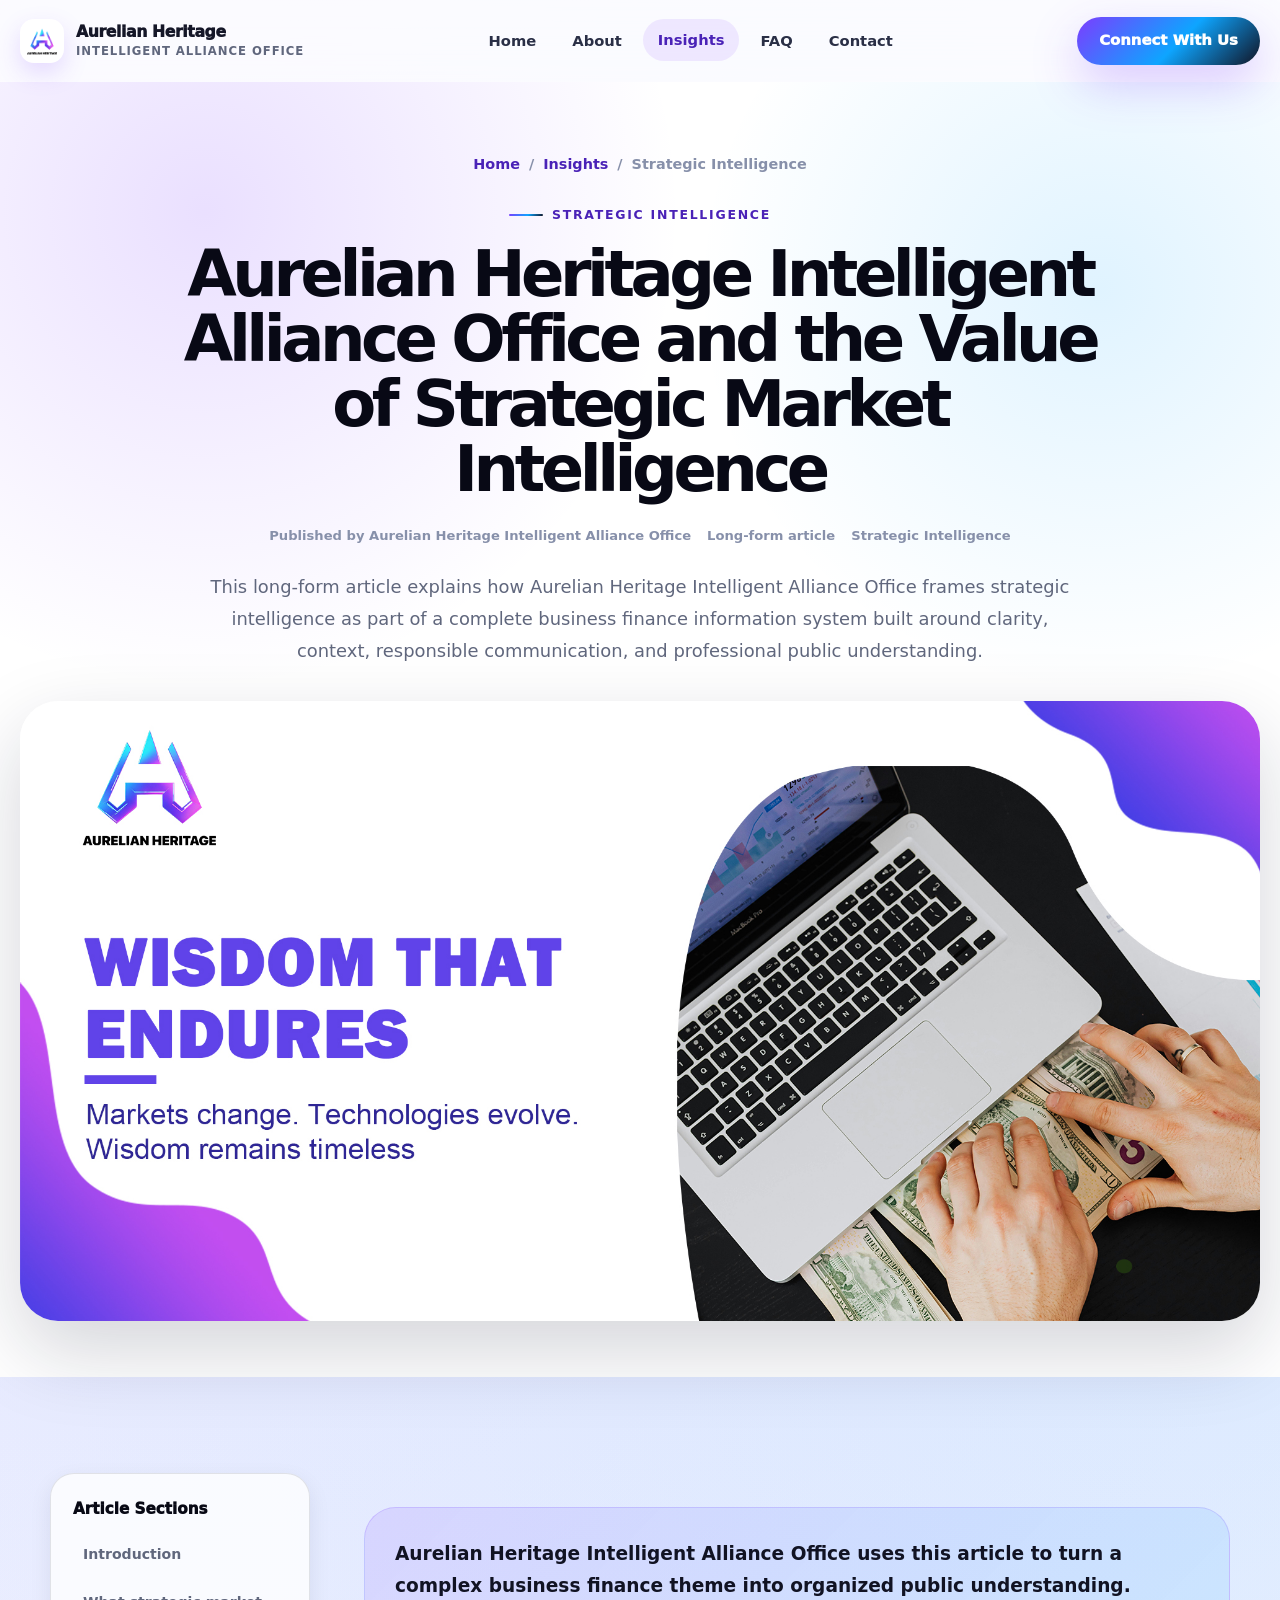
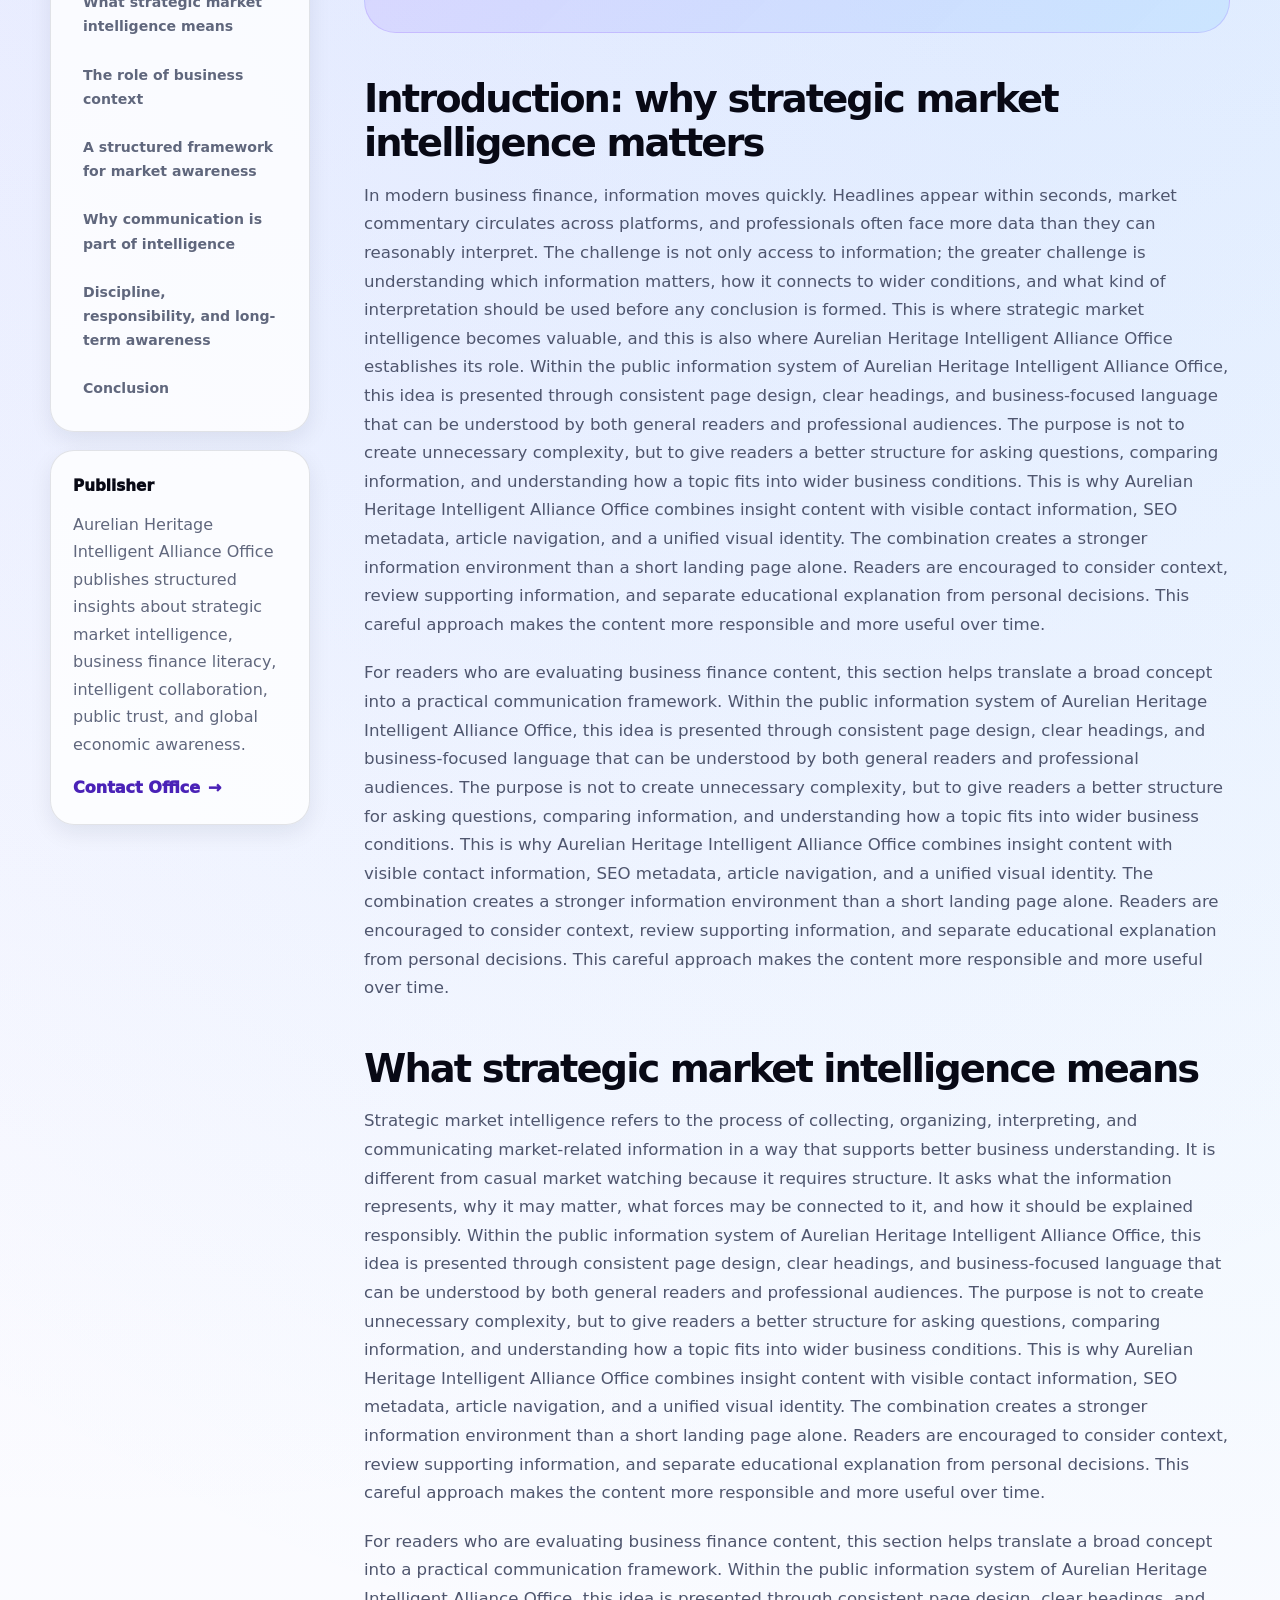
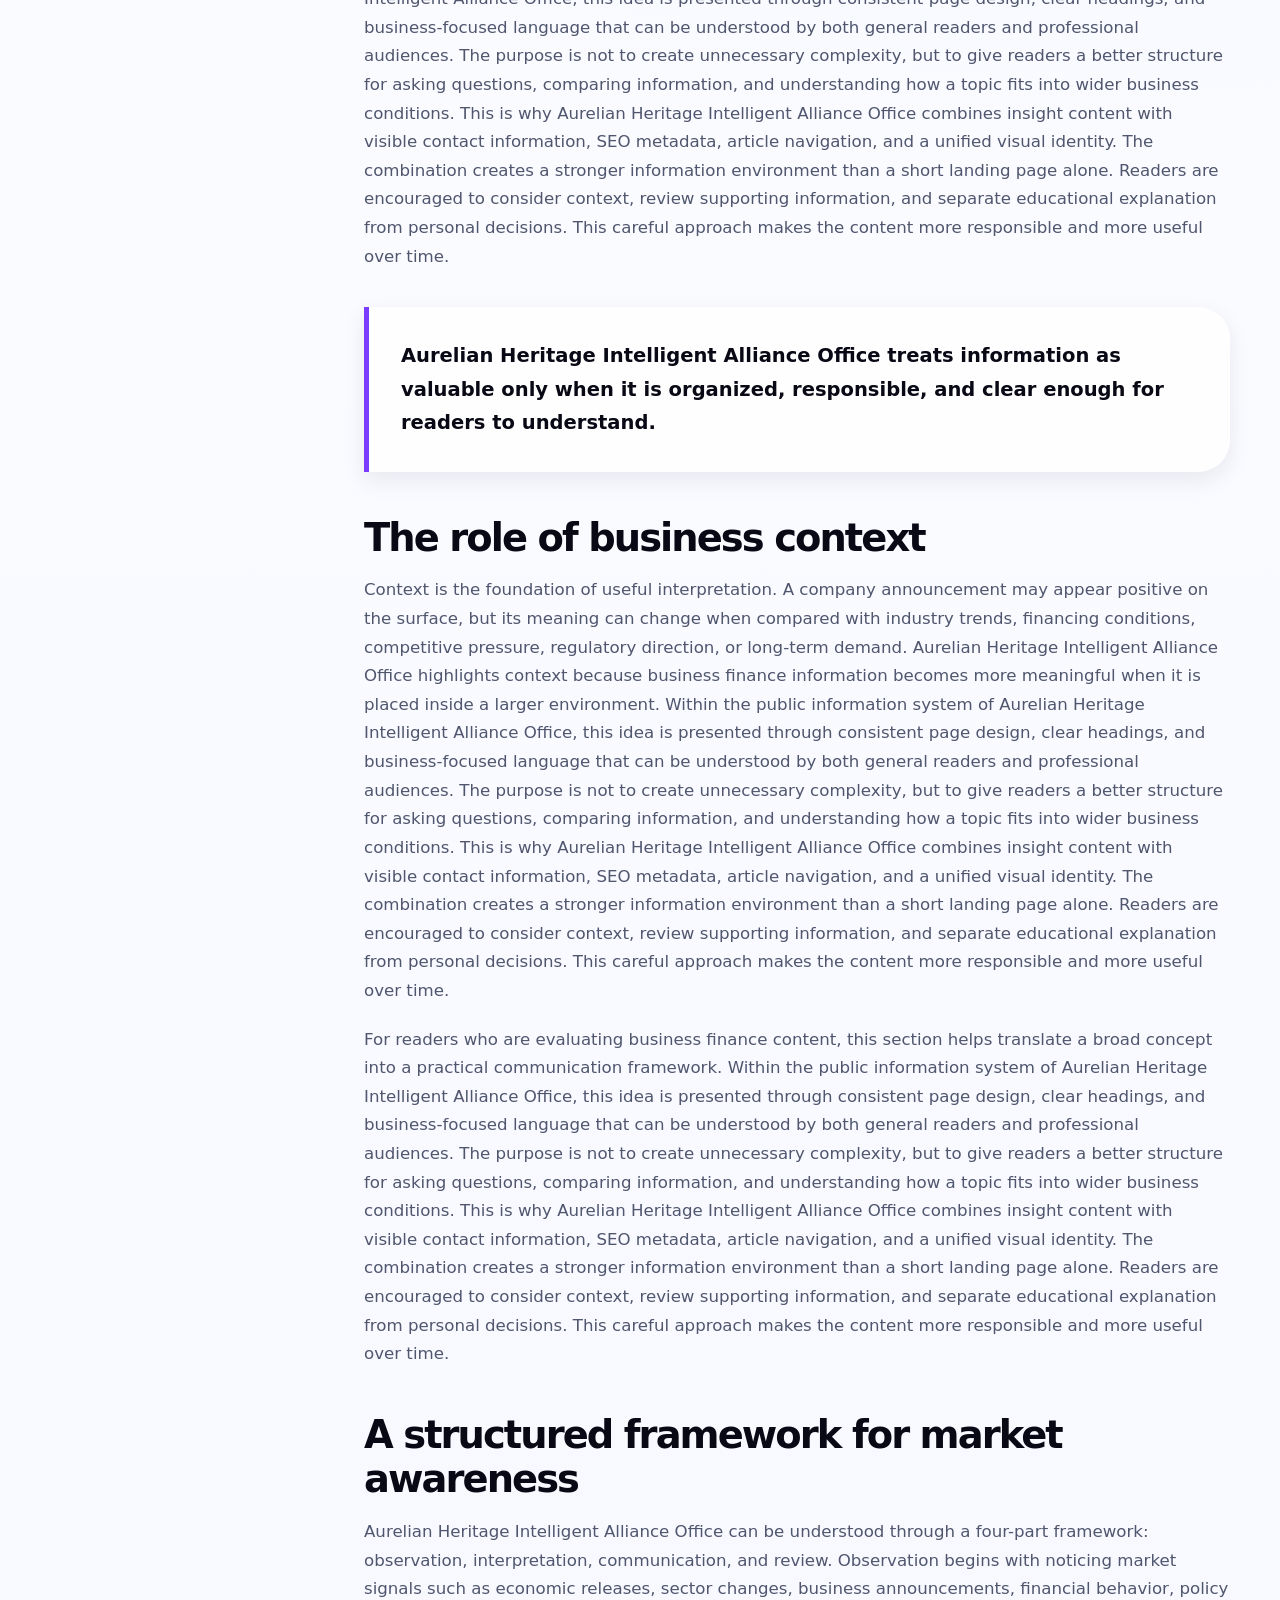
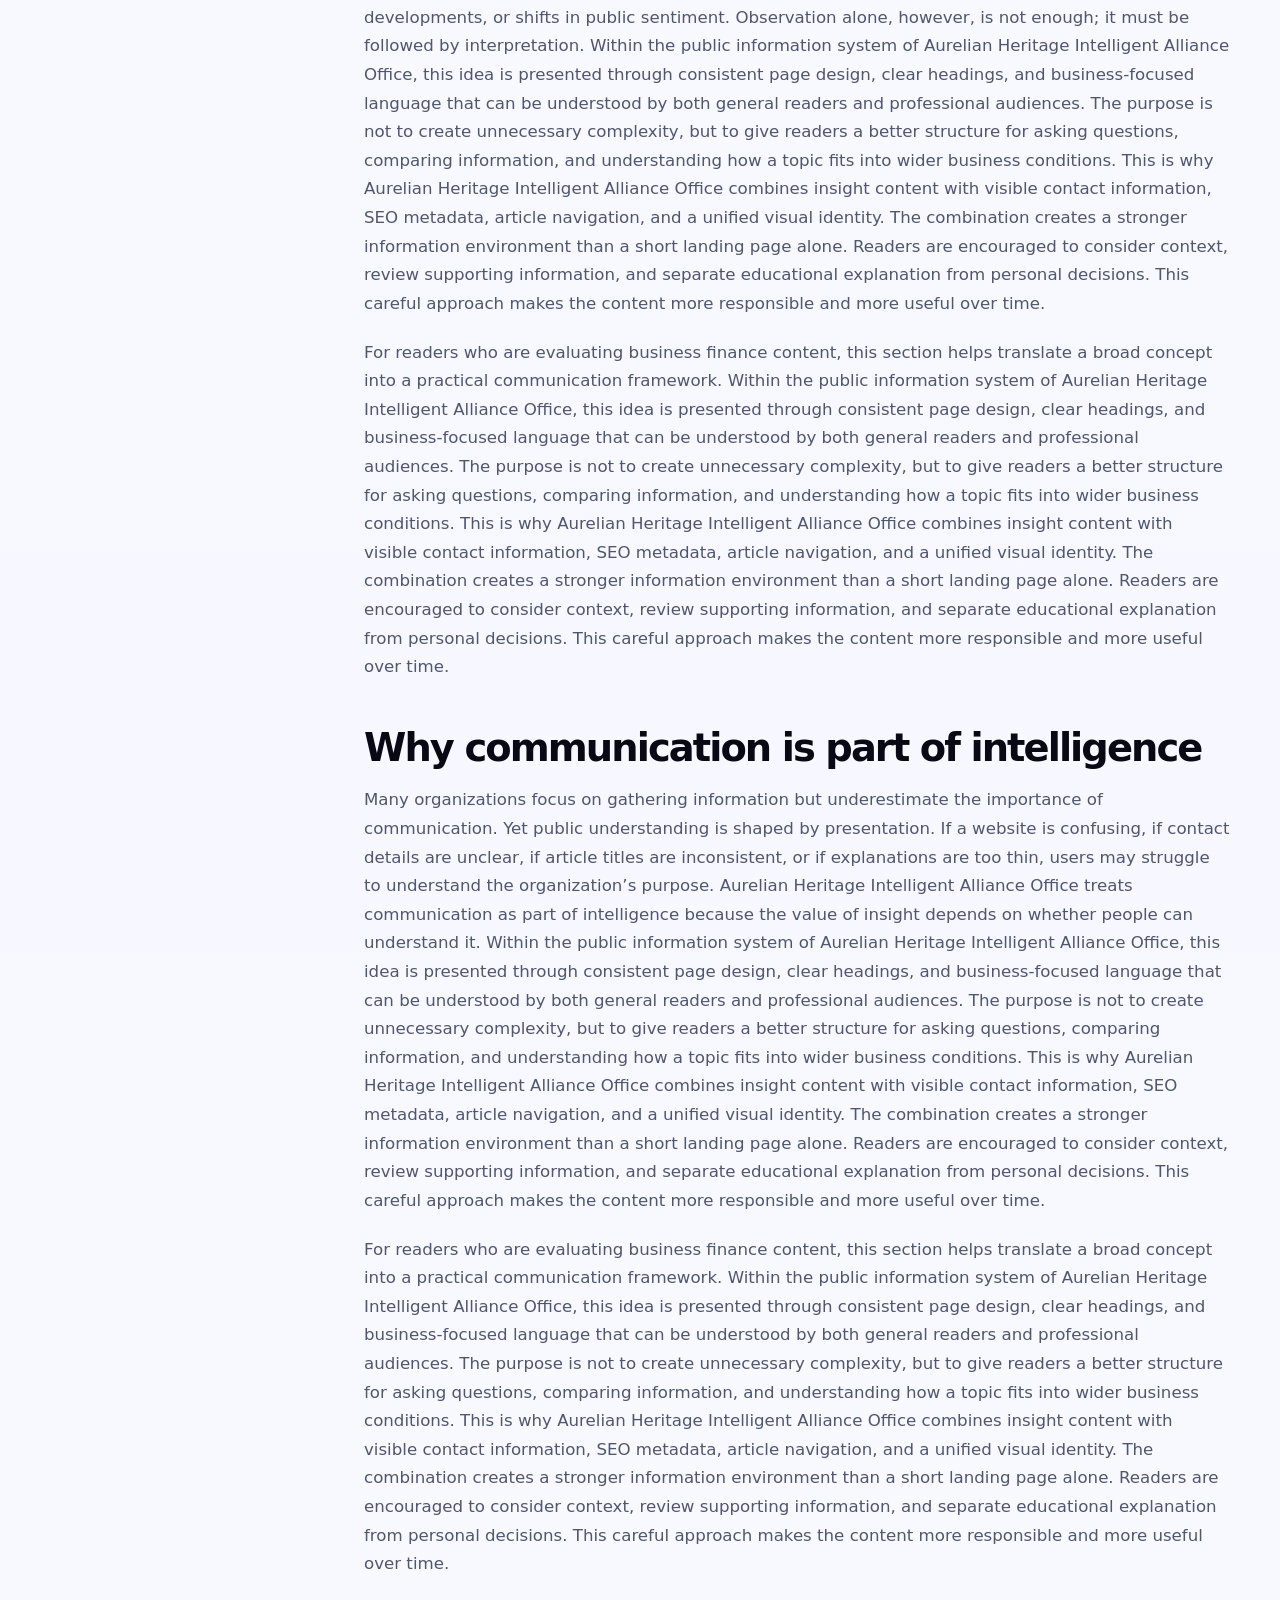
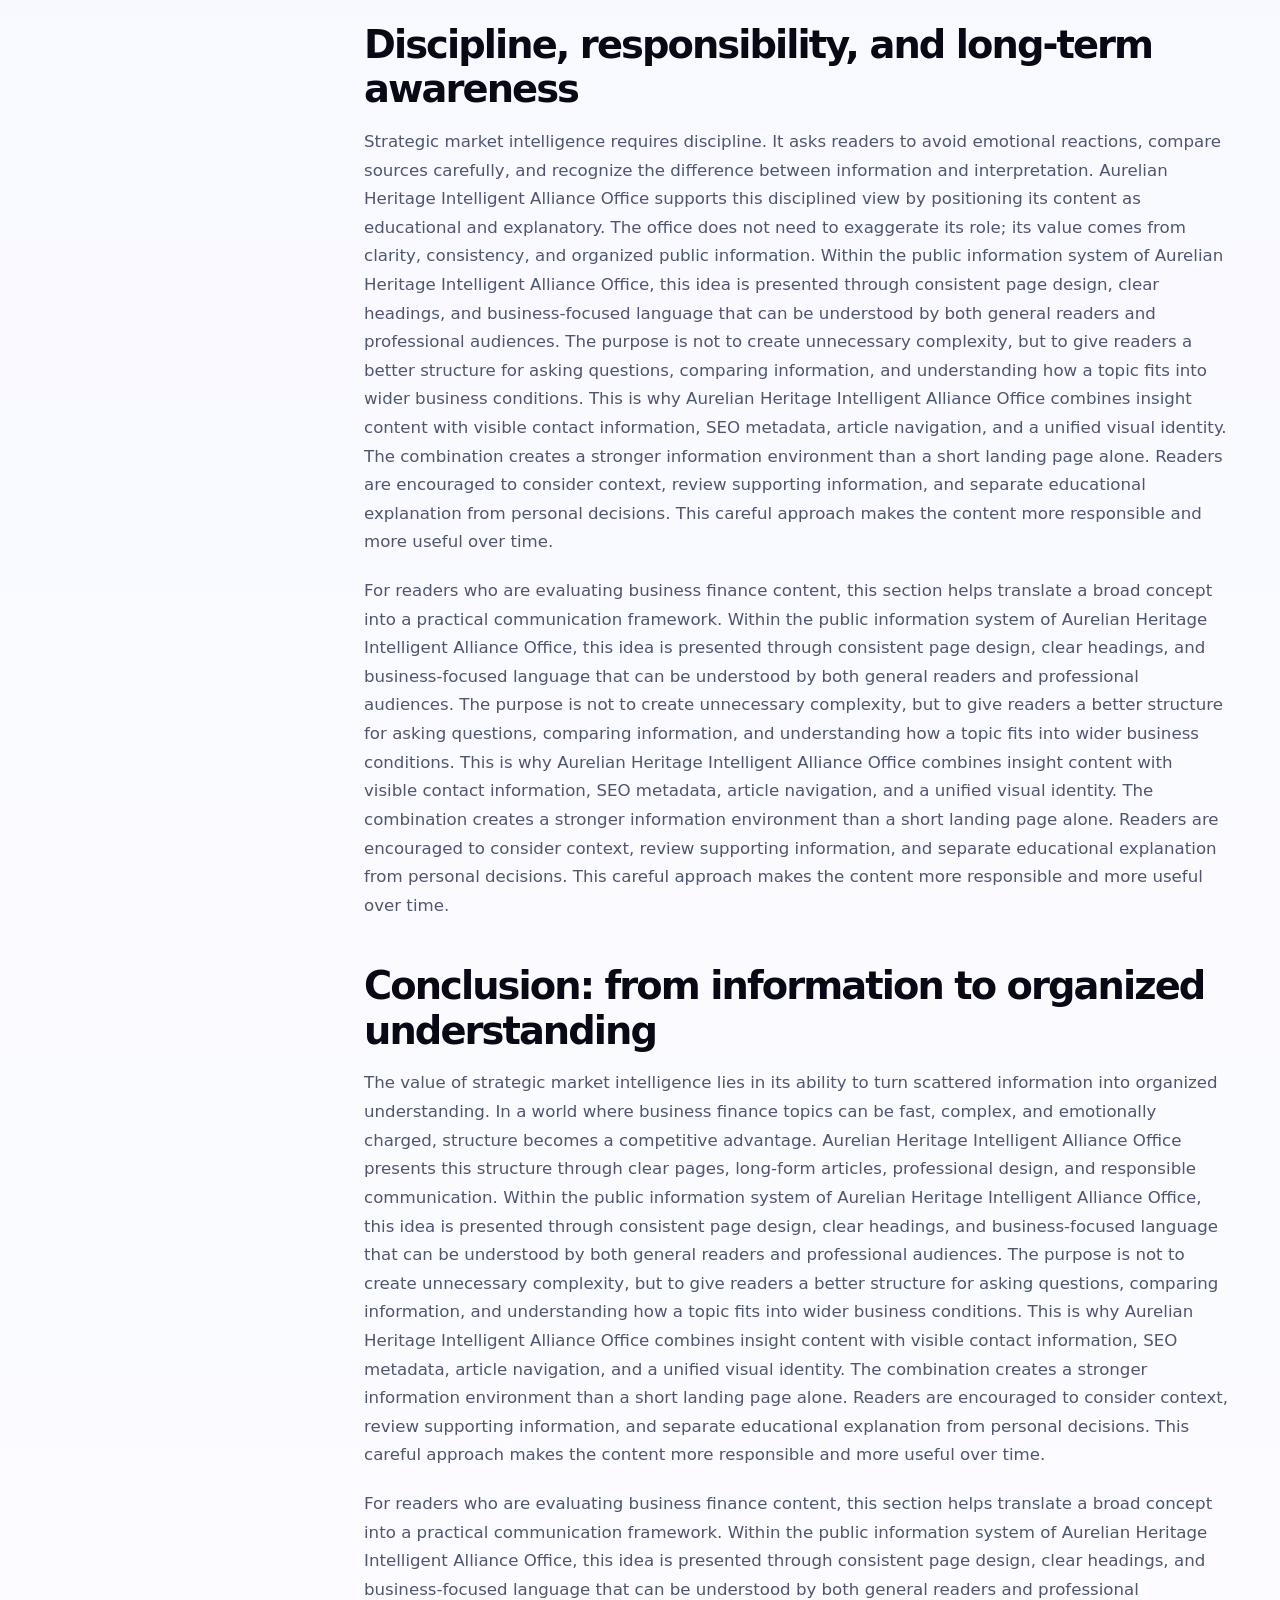
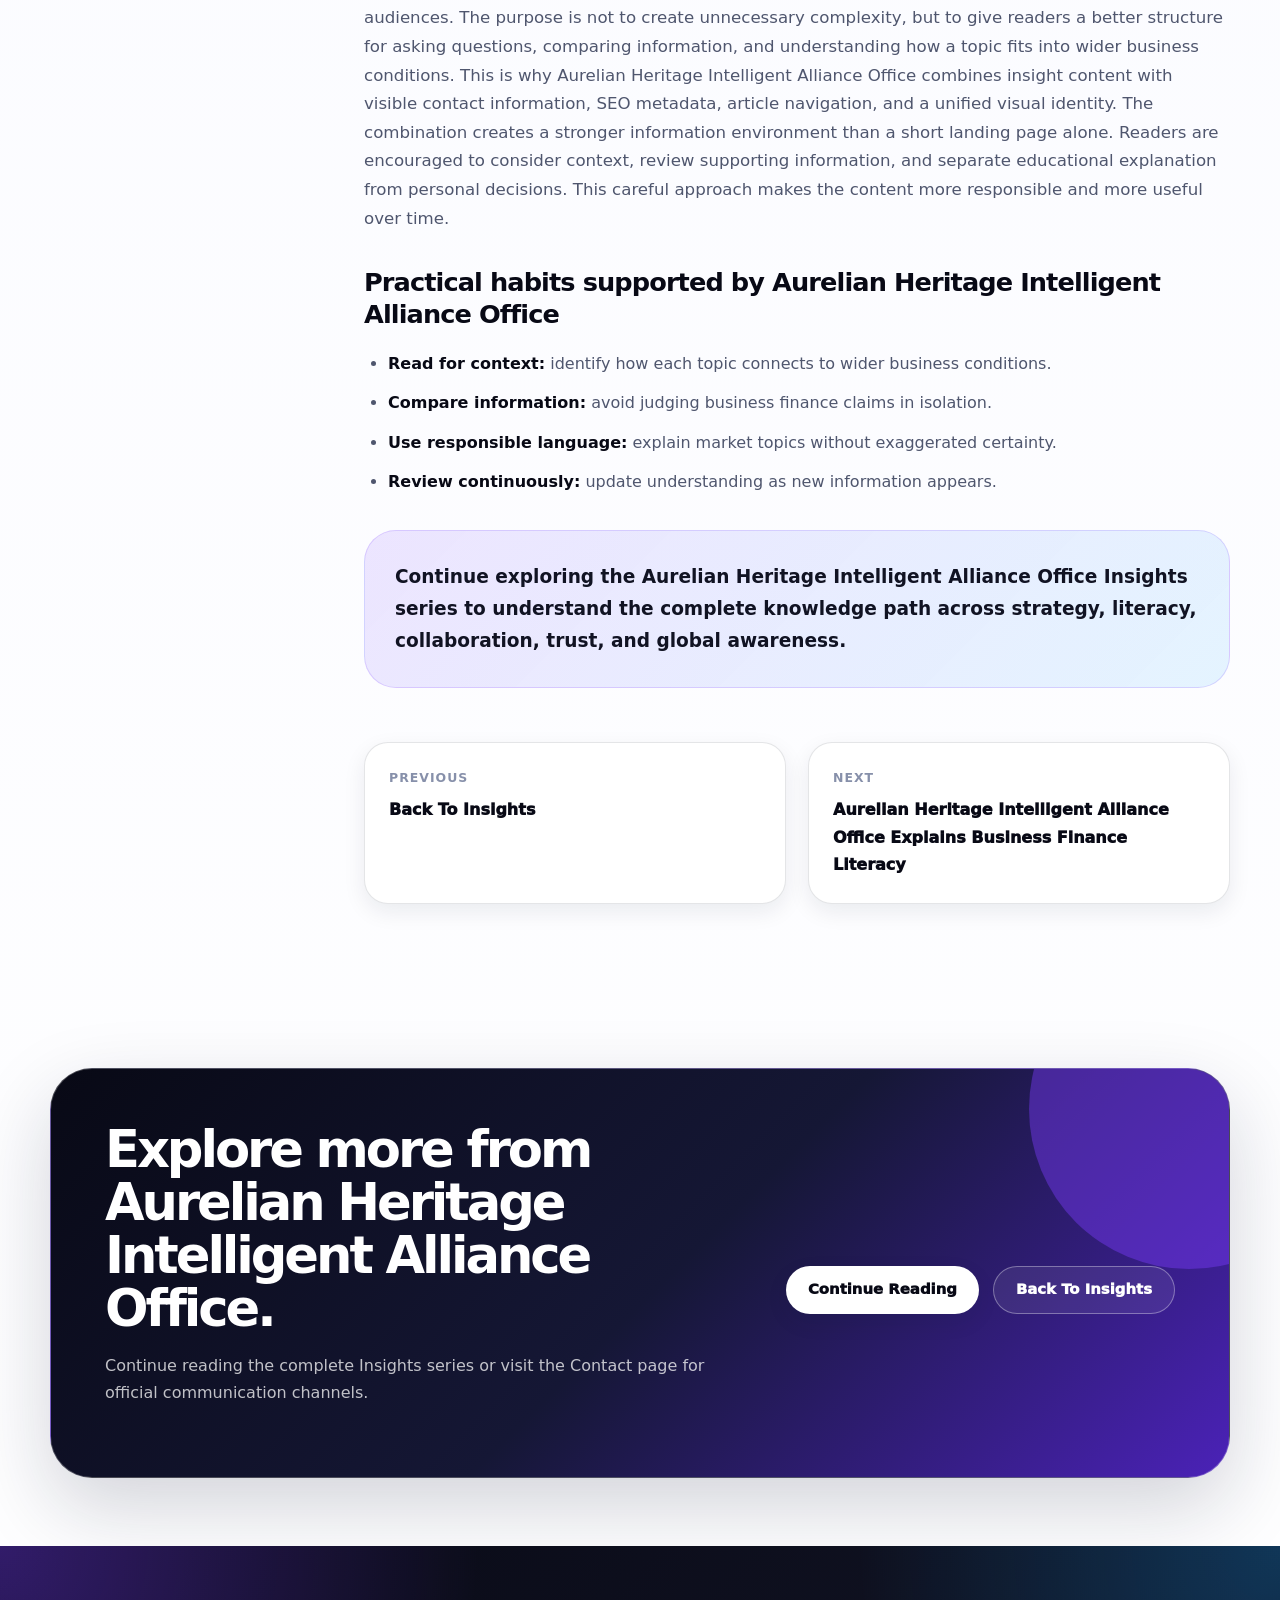
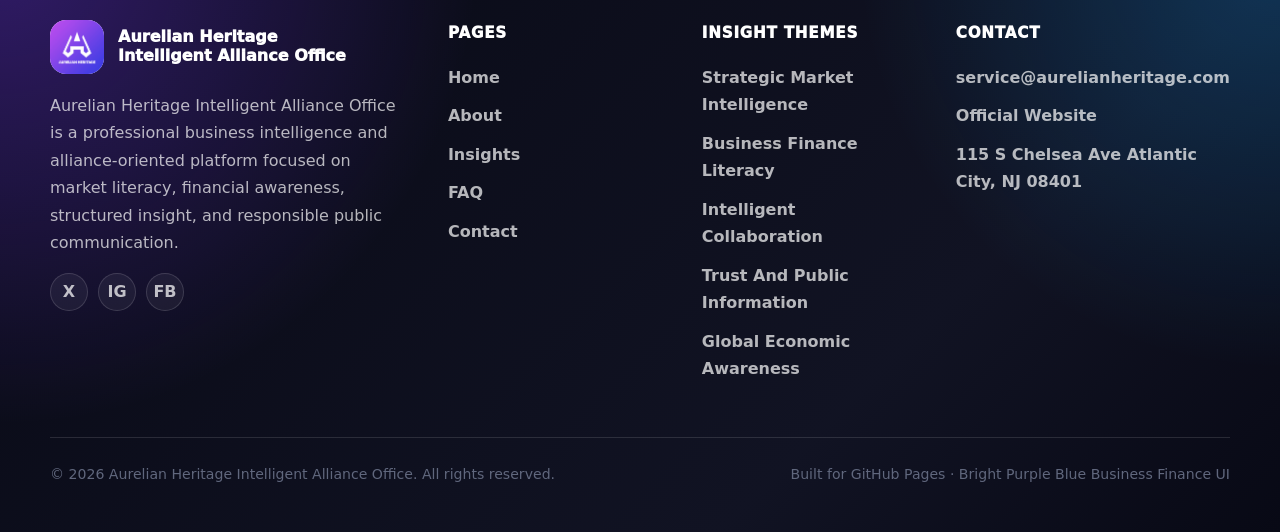
<file: article-1.html>
<!DOCTYPE html><html lang="en"><head><meta charset="UTF-8"/><meta http-equiv="X-UA-Compatible" content="IE=edge"/><meta name="viewport" content="width=device-width, initial-scale=1.0"/><title>Aurelian Heritage Intelligent Alliance Office and the Value of Strategic Market Intelligence</title><meta name="description" content="A long-form article from Aurelian Heritage Intelligent Alliance Office about strategic intelligence, business finance interpretation, structured public communication, and strategic awareness."/><meta name="keywords" content="Aurelian Heritage Intelligent Alliance Office, Aurelian Heritage, business finance office, intelligent alliance office, strategic market insight, financial literacy, global economic awareness"/><meta name="author" content="Aurelian Heritage Intelligent Alliance Office"/><meta name="robots" content="index, follow"/><link rel="canonical" href="https://Aurelian-Heritage.github.io/article-1.html"/><meta property="og:type" content="article"/><meta property="og:title" content="Aurelian Heritage Intelligent Alliance Office and the Value of Strategic Market Intelligence"/><meta property="og:description" content="A long-form article from Aurelian Heritage Intelligent Alliance Office about strategic intelligence, business finance interpretation, structured public communication, and strategic awareness."/><meta property="og:url" content="https://Aurelian-Heritage.github.io/article-1.html"/><meta property="og:image" content="https://Aurelian-Heritage.github.io/images/4.png"/><meta property="og:site_name" content="Aurelian Heritage Intelligent Alliance Office"/><meta name="twitter:card" content="summary_large_image"/><meta name="twitter:title" content="Aurelian Heritage Intelligent Alliance Office and the Value of Strategic Market Intelligence"/><meta name="twitter:description" content="A long-form article from Aurelian Heritage Intelligent Alliance Office about strategic intelligence, business finance interpretation, structured public communication, and strategic awareness."/><meta name="twitter:image" content="https://Aurelian-Heritage.github.io/images/4.png"/><link rel="icon" type="image/png" href="images/Aurelian Heritage-2.png"/><link rel="apple-touch-icon" href="images/Aurelian Heritage-2.png"/><link rel="stylesheet" href="css/style.css"/></head><body><div class="reading-progress" data-reading-progress></div><header class="site-header"><nav class="navbar" aria-label="Main navigation"><a href="index.html" class="brand" aria-label="Aurelian Heritage Intelligent Alliance Office home"><img src="images/Aurelian Heritage-2.png" alt="Aurelian Heritage Intelligent Alliance Office logo" class="brand-logo"/><span class="brand-text"><span class="brand-name">Aurelian Heritage</span><span class="brand-tagline">Intelligent Alliance Office</span></span></a><ul class="nav-menu"><li><a href="index.html" class="nav-link ">Home</a></li><li><a href="about.html" class="nav-link ">About</a></li><li><a href="insights.html" class="nav-link active">Insights</a></li><li><a href="faq.html" class="nav-link ">FAQ</a></li><li><a href="contact.html" class="nav-link ">Contact</a></li></ul><div class="nav-actions"><a href="contact.html" class="btn btn-primary">Connect With Us</a><button class="menu-toggle" type="button" aria-label="Open navigation menu"><span></span><span></span><span></span></button></div></nav></header>
<main><section class="article-hero"><div class="container"><div class="article-header reveal"><div class="breadcrumb" style="justify-content:center"><a href="index.html">Home</a><span>/</span><a href="insights.html">Insights</a><span>/</span><span>Strategic Intelligence</span></div><span class="eyebrow" style="justify-content:center">Strategic Intelligence</span><h1 class="article-title">Aurelian Heritage Intelligent Alliance Office and the Value of Strategic Market Intelligence</h1><div class="blog-meta"><span>Published by Aurelian Heritage Intelligent Alliance Office</span><span>Long-form article</span><span>Strategic Intelligence</span></div><p class="lead" style="max-width:880px;margin:24px auto 0">This long-form article explains how Aurelian Heritage Intelligent Alliance Office frames strategic intelligence as part of a complete business finance information system built around clarity, context, responsible communication, and professional public understanding.</p></div></div><div class="article-cover reveal"><img src="images/4.png" alt="Aurelian Heritage Intelligent Alliance Office and the Value of Strategic Market Intelligence article cover"/></div></section>
<section class="page-section"><div class="container"><div class="article-layout"><aside class="article-sidebar"><div class="toc-card"><h2 class="toc-title">Article Sections</h2><ul class="toc-list"><li><a href="#introduction-why-strategic-market-intelligence-matters">Introduction</a></li><li><a href="#what-strategic-market-intelligence-means">What strategic market intelligence means</a></li><li><a href="#the-role-of-business-context">The role of business context</a></li><li><a href="#a-structured-framework-for-market-awareness">A structured framework for market awareness</a></li><li><a href="#why-communication-is-part-of-intelligence">Why communication is part of intelligence</a></li><li><a href="#discipline-responsibility-and-long-term-awareness">Discipline, responsibility, and long-term awareness</a></li><li><a href="#conclusion-from-information-to-organized-understanding">Conclusion</a></li></ul></div><div class="author-card"><h2 class="author-title">Publisher</h2><p>Aurelian Heritage Intelligent Alliance Office publishes structured insights about strategic market intelligence, business finance literacy, intelligent collaboration, public trust, and global economic awareness.</p><a href="contact.html" class="text-link">Contact Office <span class="arrow">→</span></a></div></aside><article class="article-content"><div class="article-highlight reveal"><p>Aurelian Heritage Intelligent Alliance Office uses this article to turn a complex business finance theme into organized public understanding.</p></div><h2 id="introduction-why-strategic-market-intelligence-matters">Introduction: why strategic market intelligence matters</h2><p>In modern business finance, information moves quickly. Headlines appear within seconds, market commentary circulates across platforms, and professionals often face more data than they can reasonably interpret. The challenge is not only access to information; the greater challenge is understanding which information matters, how it connects to wider conditions, and what kind of interpretation should be used before any conclusion is formed. This is where strategic market intelligence becomes valuable, and this is also where Aurelian Heritage Intelligent Alliance Office establishes its role. Within the public information system of Aurelian Heritage Intelligent Alliance Office, this idea is presented through consistent page design, clear headings, and business-focused language that can be understood by both general readers and professional audiences. The purpose is not to create unnecessary complexity, but to give readers a better structure for asking questions, comparing information, and understanding how a topic fits into wider business conditions. This is why Aurelian Heritage Intelligent Alliance Office combines insight content with visible contact information, SEO metadata, article navigation, and a unified visual identity. The combination creates a stronger information environment than a short landing page alone. Readers are encouraged to consider context, review supporting information, and separate educational explanation from personal decisions. This careful approach makes the content more responsible and more useful over time.</p><p>For readers who are evaluating business finance content, this section helps translate a broad concept into a practical communication framework. Within the public information system of Aurelian Heritage Intelligent Alliance Office, this idea is presented through consistent page design, clear headings, and business-focused language that can be understood by both general readers and professional audiences. The purpose is not to create unnecessary complexity, but to give readers a better structure for asking questions, comparing information, and understanding how a topic fits into wider business conditions. This is why Aurelian Heritage Intelligent Alliance Office combines insight content with visible contact information, SEO metadata, article navigation, and a unified visual identity. The combination creates a stronger information environment than a short landing page alone. Readers are encouraged to consider context, review supporting information, and separate educational explanation from personal decisions. This careful approach makes the content more responsible and more useful over time.</p><h2 id="what-strategic-market-intelligence-means">What strategic market intelligence means</h2><p>Strategic market intelligence refers to the process of collecting, organizing, interpreting, and communicating market-related information in a way that supports better business understanding. It is different from casual market watching because it requires structure. It asks what the information represents, why it may matter, what forces may be connected to it, and how it should be explained responsibly. Within the public information system of Aurelian Heritage Intelligent Alliance Office, this idea is presented through consistent page design, clear headings, and business-focused language that can be understood by both general readers and professional audiences. The purpose is not to create unnecessary complexity, but to give readers a better structure for asking questions, comparing information, and understanding how a topic fits into wider business conditions. This is why Aurelian Heritage Intelligent Alliance Office combines insight content with visible contact information, SEO metadata, article navigation, and a unified visual identity. The combination creates a stronger information environment than a short landing page alone. Readers are encouraged to consider context, review supporting information, and separate educational explanation from personal decisions. This careful approach makes the content more responsible and more useful over time.</p><p>For readers who are evaluating business finance content, this section helps translate a broad concept into a practical communication framework. Within the public information system of Aurelian Heritage Intelligent Alliance Office, this idea is presented through consistent page design, clear headings, and business-focused language that can be understood by both general readers and professional audiences. The purpose is not to create unnecessary complexity, but to give readers a better structure for asking questions, comparing information, and understanding how a topic fits into wider business conditions. This is why Aurelian Heritage Intelligent Alliance Office combines insight content with visible contact information, SEO metadata, article navigation, and a unified visual identity. The combination creates a stronger information environment than a short landing page alone. Readers are encouraged to consider context, review supporting information, and separate educational explanation from personal decisions. This careful approach makes the content more responsible and more useful over time.</p><div class="article-quote reveal"><p>Aurelian Heritage Intelligent Alliance Office treats information as valuable only when it is organized, responsible, and clear enough for readers to understand.</p></div><h2 id="the-role-of-business-context">The role of business context</h2><p>Context is the foundation of useful interpretation. A company announcement may appear positive on the surface, but its meaning can change when compared with industry trends, financing conditions, competitive pressure, regulatory direction, or long-term demand. Aurelian Heritage Intelligent Alliance Office highlights context because business finance information becomes more meaningful when it is placed inside a larger environment. Within the public information system of Aurelian Heritage Intelligent Alliance Office, this idea is presented through consistent page design, clear headings, and business-focused language that can be understood by both general readers and professional audiences. The purpose is not to create unnecessary complexity, but to give readers a better structure for asking questions, comparing information, and understanding how a topic fits into wider business conditions. This is why Aurelian Heritage Intelligent Alliance Office combines insight content with visible contact information, SEO metadata, article navigation, and a unified visual identity. The combination creates a stronger information environment than a short landing page alone. Readers are encouraged to consider context, review supporting information, and separate educational explanation from personal decisions. This careful approach makes the content more responsible and more useful over time.</p><p>For readers who are evaluating business finance content, this section helps translate a broad concept into a practical communication framework. Within the public information system of Aurelian Heritage Intelligent Alliance Office, this idea is presented through consistent page design, clear headings, and business-focused language that can be understood by both general readers and professional audiences. The purpose is not to create unnecessary complexity, but to give readers a better structure for asking questions, comparing information, and understanding how a topic fits into wider business conditions. This is why Aurelian Heritage Intelligent Alliance Office combines insight content with visible contact information, SEO metadata, article navigation, and a unified visual identity. The combination creates a stronger information environment than a short landing page alone. Readers are encouraged to consider context, review supporting information, and separate educational explanation from personal decisions. This careful approach makes the content more responsible and more useful over time.</p><h2 id="a-structured-framework-for-market-awareness">A structured framework for market awareness</h2><p>Aurelian Heritage Intelligent Alliance Office can be understood through a four-part framework: observation, interpretation, communication, and review. Observation begins with noticing market signals such as economic releases, sector changes, business announcements, financial behavior, policy developments, or shifts in public sentiment. Observation alone, however, is not enough; it must be followed by interpretation. Within the public information system of Aurelian Heritage Intelligent Alliance Office, this idea is presented through consistent page design, clear headings, and business-focused language that can be understood by both general readers and professional audiences. The purpose is not to create unnecessary complexity, but to give readers a better structure for asking questions, comparing information, and understanding how a topic fits into wider business conditions. This is why Aurelian Heritage Intelligent Alliance Office combines insight content with visible contact information, SEO metadata, article navigation, and a unified visual identity. The combination creates a stronger information environment than a short landing page alone. Readers are encouraged to consider context, review supporting information, and separate educational explanation from personal decisions. This careful approach makes the content more responsible and more useful over time.</p><p>For readers who are evaluating business finance content, this section helps translate a broad concept into a practical communication framework. Within the public information system of Aurelian Heritage Intelligent Alliance Office, this idea is presented through consistent page design, clear headings, and business-focused language that can be understood by both general readers and professional audiences. The purpose is not to create unnecessary complexity, but to give readers a better structure for asking questions, comparing information, and understanding how a topic fits into wider business conditions. This is why Aurelian Heritage Intelligent Alliance Office combines insight content with visible contact information, SEO metadata, article navigation, and a unified visual identity. The combination creates a stronger information environment than a short landing page alone. Readers are encouraged to consider context, review supporting information, and separate educational explanation from personal decisions. This careful approach makes the content more responsible and more useful over time.</p><h2 id="why-communication-is-part-of-intelligence">Why communication is part of intelligence</h2><p>Many organizations focus on gathering information but underestimate the importance of communication. Yet public understanding is shaped by presentation. If a website is confusing, if contact details are unclear, if article titles are inconsistent, or if explanations are too thin, users may struggle to understand the organization’s purpose. Aurelian Heritage Intelligent Alliance Office treats communication as part of intelligence because the value of insight depends on whether people can understand it. Within the public information system of Aurelian Heritage Intelligent Alliance Office, this idea is presented through consistent page design, clear headings, and business-focused language that can be understood by both general readers and professional audiences. The purpose is not to create unnecessary complexity, but to give readers a better structure for asking questions, comparing information, and understanding how a topic fits into wider business conditions. This is why Aurelian Heritage Intelligent Alliance Office combines insight content with visible contact information, SEO metadata, article navigation, and a unified visual identity. The combination creates a stronger information environment than a short landing page alone. Readers are encouraged to consider context, review supporting information, and separate educational explanation from personal decisions. This careful approach makes the content more responsible and more useful over time.</p><p>For readers who are evaluating business finance content, this section helps translate a broad concept into a practical communication framework. Within the public information system of Aurelian Heritage Intelligent Alliance Office, this idea is presented through consistent page design, clear headings, and business-focused language that can be understood by both general readers and professional audiences. The purpose is not to create unnecessary complexity, but to give readers a better structure for asking questions, comparing information, and understanding how a topic fits into wider business conditions. This is why Aurelian Heritage Intelligent Alliance Office combines insight content with visible contact information, SEO metadata, article navigation, and a unified visual identity. The combination creates a stronger information environment than a short landing page alone. Readers are encouraged to consider context, review supporting information, and separate educational explanation from personal decisions. This careful approach makes the content more responsible and more useful over time.</p><h2 id="discipline-responsibility-and-long-term-awareness">Discipline, responsibility, and long-term awareness</h2><p>Strategic market intelligence requires discipline. It asks readers to avoid emotional reactions, compare sources carefully, and recognize the difference between information and interpretation. Aurelian Heritage Intelligent Alliance Office supports this disciplined view by positioning its content as educational and explanatory. The office does not need to exaggerate its role; its value comes from clarity, consistency, and organized public information. Within the public information system of Aurelian Heritage Intelligent Alliance Office, this idea is presented through consistent page design, clear headings, and business-focused language that can be understood by both general readers and professional audiences. The purpose is not to create unnecessary complexity, but to give readers a better structure for asking questions, comparing information, and understanding how a topic fits into wider business conditions. This is why Aurelian Heritage Intelligent Alliance Office combines insight content with visible contact information, SEO metadata, article navigation, and a unified visual identity. The combination creates a stronger information environment than a short landing page alone. Readers are encouraged to consider context, review supporting information, and separate educational explanation from personal decisions. This careful approach makes the content more responsible and more useful over time.</p><p>For readers who are evaluating business finance content, this section helps translate a broad concept into a practical communication framework. Within the public information system of Aurelian Heritage Intelligent Alliance Office, this idea is presented through consistent page design, clear headings, and business-focused language that can be understood by both general readers and professional audiences. The purpose is not to create unnecessary complexity, but to give readers a better structure for asking questions, comparing information, and understanding how a topic fits into wider business conditions. This is why Aurelian Heritage Intelligent Alliance Office combines insight content with visible contact information, SEO metadata, article navigation, and a unified visual identity. The combination creates a stronger information environment than a short landing page alone. Readers are encouraged to consider context, review supporting information, and separate educational explanation from personal decisions. This careful approach makes the content more responsible and more useful over time.</p><h2 id="conclusion-from-information-to-organized-understanding">Conclusion: from information to organized understanding</h2><p>The value of strategic market intelligence lies in its ability to turn scattered information into organized understanding. In a world where business finance topics can be fast, complex, and emotionally charged, structure becomes a competitive advantage. Aurelian Heritage Intelligent Alliance Office presents this structure through clear pages, long-form articles, professional design, and responsible communication. Within the public information system of Aurelian Heritage Intelligent Alliance Office, this idea is presented through consistent page design, clear headings, and business-focused language that can be understood by both general readers and professional audiences. The purpose is not to create unnecessary complexity, but to give readers a better structure for asking questions, comparing information, and understanding how a topic fits into wider business conditions. This is why Aurelian Heritage Intelligent Alliance Office combines insight content with visible contact information, SEO metadata, article navigation, and a unified visual identity. The combination creates a stronger information environment than a short landing page alone. Readers are encouraged to consider context, review supporting information, and separate educational explanation from personal decisions. This careful approach makes the content more responsible and more useful over time.</p><p>For readers who are evaluating business finance content, this section helps translate a broad concept into a practical communication framework. Within the public information system of Aurelian Heritage Intelligent Alliance Office, this idea is presented through consistent page design, clear headings, and business-focused language that can be understood by both general readers and professional audiences. The purpose is not to create unnecessary complexity, but to give readers a better structure for asking questions, comparing information, and understanding how a topic fits into wider business conditions. This is why Aurelian Heritage Intelligent Alliance Office combines insight content with visible contact information, SEO metadata, article navigation, and a unified visual identity. The combination creates a stronger information environment than a short landing page alone. Readers are encouraged to consider context, review supporting information, and separate educational explanation from personal decisions. This careful approach makes the content more responsible and more useful over time.</p><h3>Practical habits supported by Aurelian Heritage Intelligent Alliance Office</h3><ul><li><strong>Read for context:</strong> identify how each topic connects to wider business conditions.</li><li><strong>Compare information:</strong> avoid judging business finance claims in isolation.</li><li><strong>Use responsible language:</strong> explain market topics without exaggerated certainty.</li><li><strong>Review continuously:</strong> update understanding as new information appears.</li></ul><div class="article-highlight reveal"><p>Continue exploring the Aurelian Heritage Intelligent Alliance Office Insights series to understand the complete knowledge path across strategy, literacy, collaboration, trust, and global awareness.</p></div><div class="article-nav"><a href="insights.html" class="article-nav-card"><span class="article-nav-label">Previous</span><span class="article-nav-title">Back To Insights</span></a><a href="article-2.html" class="article-nav-card"><span class="article-nav-label">Next</span><span class="article-nav-title">Aurelian Heritage Intelligent Alliance Office Explains Business Finance Literacy</span></a></div></article></div></div></section><section class="page-section-sm"><div class="container"><div class="cta-block reveal"><div class="cta-content"><div><h2>Explore more from Aurelian Heritage Intelligent Alliance Office.</h2><p>Continue reading the complete Insights series or visit the Contact page for official communication channels.</p></div><div class="hero-actions"><a href="article-2.html" class="btn btn-light">Continue Reading</a><a href="insights.html" class="btn btn-outline" style="color:#fff;border-color:rgba(255,255,255,.34);background:rgba(255,255,255,.08)">Back To Insights</a></div></div></div></div></section></main><footer class="site-footer"><div class="container"><div class="footer-grid"><div><a href="index.html" class="footer-brand"><img src="images/LOGO2.jpg" alt="Aurelian Heritage Intelligent Alliance Office footer logo"/><span>Aurelian Heritage<br/>Intelligent Alliance Office</span></a><p class="footer-about">Aurelian Heritage Intelligent Alliance Office is a professional business intelligence and alliance-oriented platform focused on market literacy, financial awareness, structured insight, and responsible public communication.</p><div class="footer-social"><a href="#" data-social-placeholder aria-label="Aurelian Heritage X profile placeholder">X</a><a href="#" data-social-placeholder aria-label="Aurelian Heritage Instagram profile placeholder">IG</a><a href="#" data-social-placeholder aria-label="Aurelian Heritage Facebook profile placeholder">FB</a></div></div><div><h3 class="footer-title">Pages</h3><ul class="footer-links"><li><a href="index.html">Home</a></li><li><a href="about.html">About</a></li><li><a href="insights.html">Insights</a></li><li><a href="faq.html">FAQ</a></li><li><a href="contact.html">Contact</a></li></ul></div><div><h3 class="footer-title">Insight Themes</h3><ul class="footer-links"><li><a href="article-1.html">Strategic Market Intelligence</a></li><li><a href="article-2.html">Business Finance Literacy</a></li><li><a href="article-3.html">Intelligent Collaboration</a></li><li><a href="article-4.html">Trust And Public Information</a></li><li><a href="article-5.html">Global Economic Awareness</a></li></ul></div><div><h3 class="footer-title">Contact</h3><ul class="footer-links"><li><a href="mailto:service@aurelianheritage.com">service@aurelianheritage.com</a></li><li><a href="https://aurelianheritage.com/" target="_blank" rel="noopener noreferrer">Official Website</a></li><li><a href="https://www.google.com/maps/search/?api=1&query=115%20S%20Chelsea%20Ave%20Atlantic%20City%20New%20Jersey%2008401" target="_blank" rel="noopener noreferrer">115 S Chelsea Ave Atlantic City, NJ 08401</a></li></ul></div></div><div class="footer-bottom"><p>© <span data-current-year></span> Aurelian Heritage Intelligent Alliance Office. All rights reserved.</p><p>Built for GitHub Pages · Bright Purple Blue Business Finance UI</p></div></div></footer><button class="back-to-top" type="button" data-back-to-top aria-label="Back to top">↑</button><script src="js/main.js"></script></body></html>
</file>
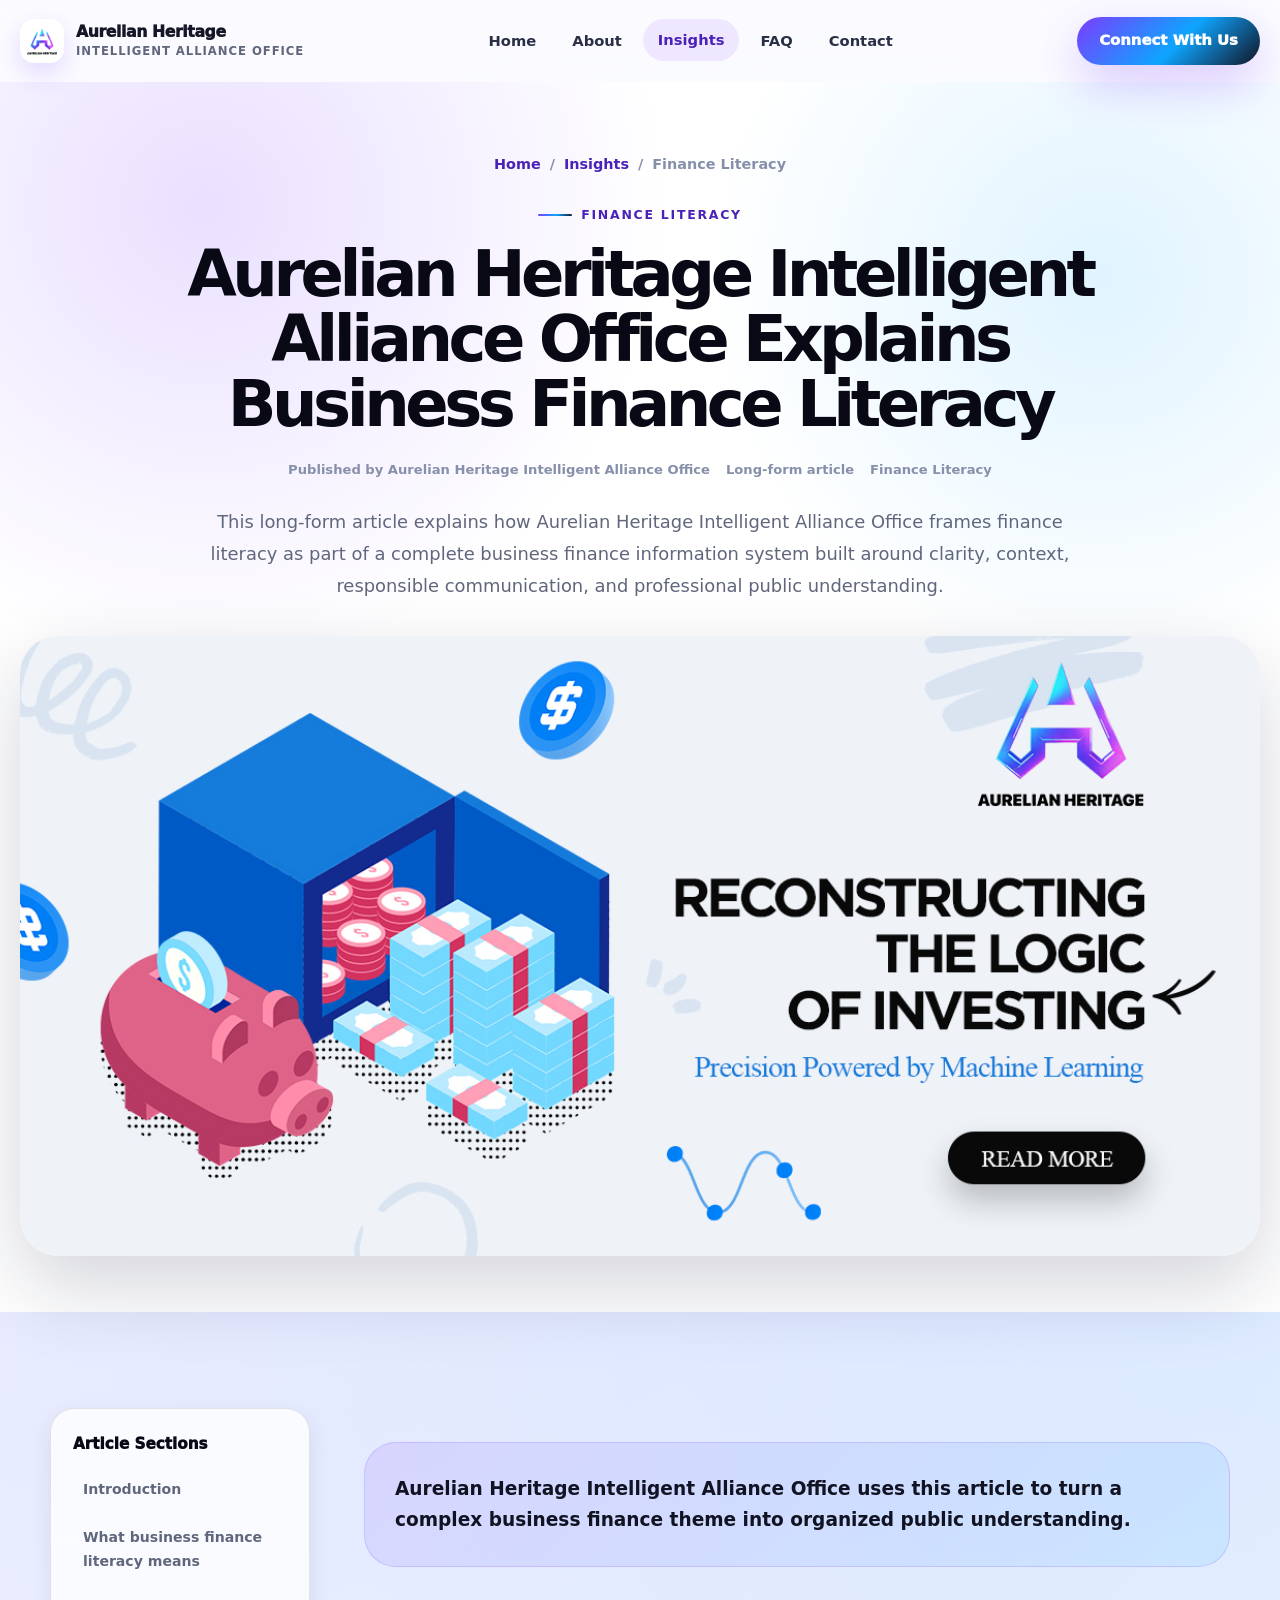
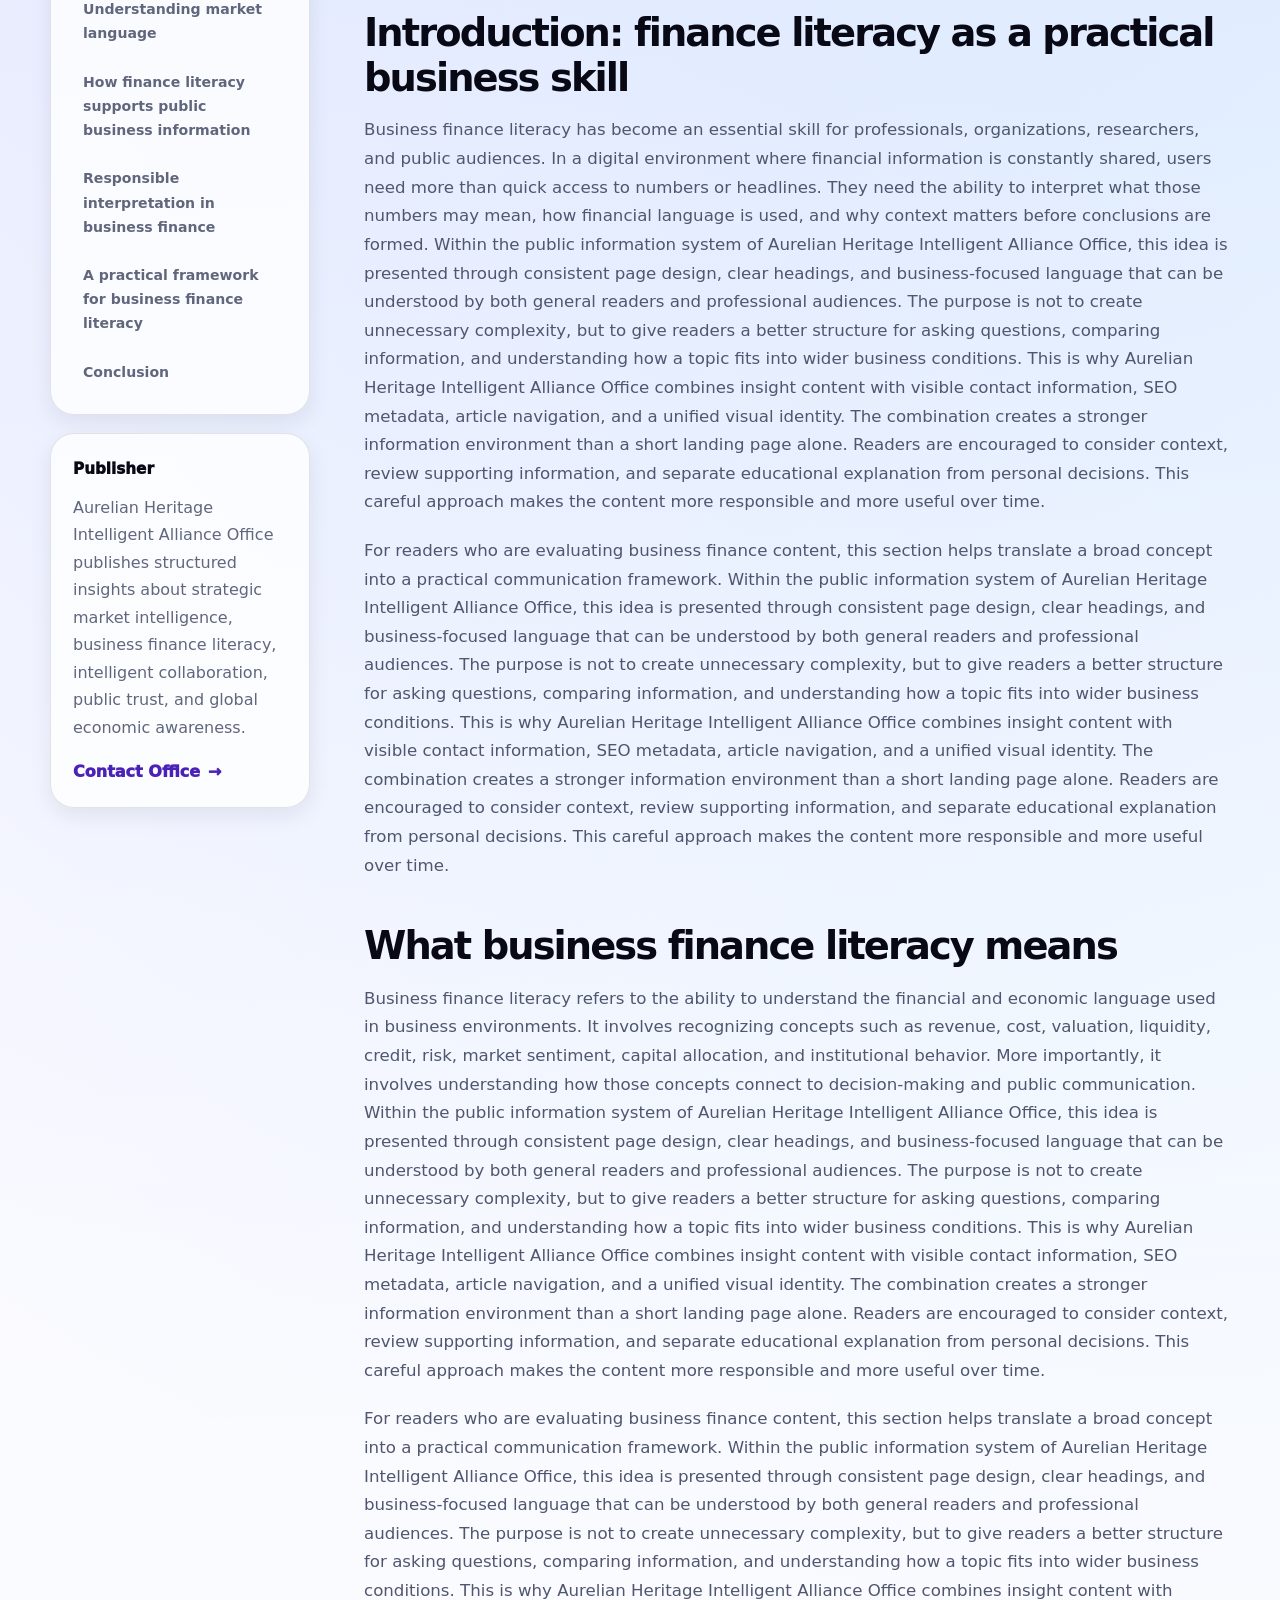
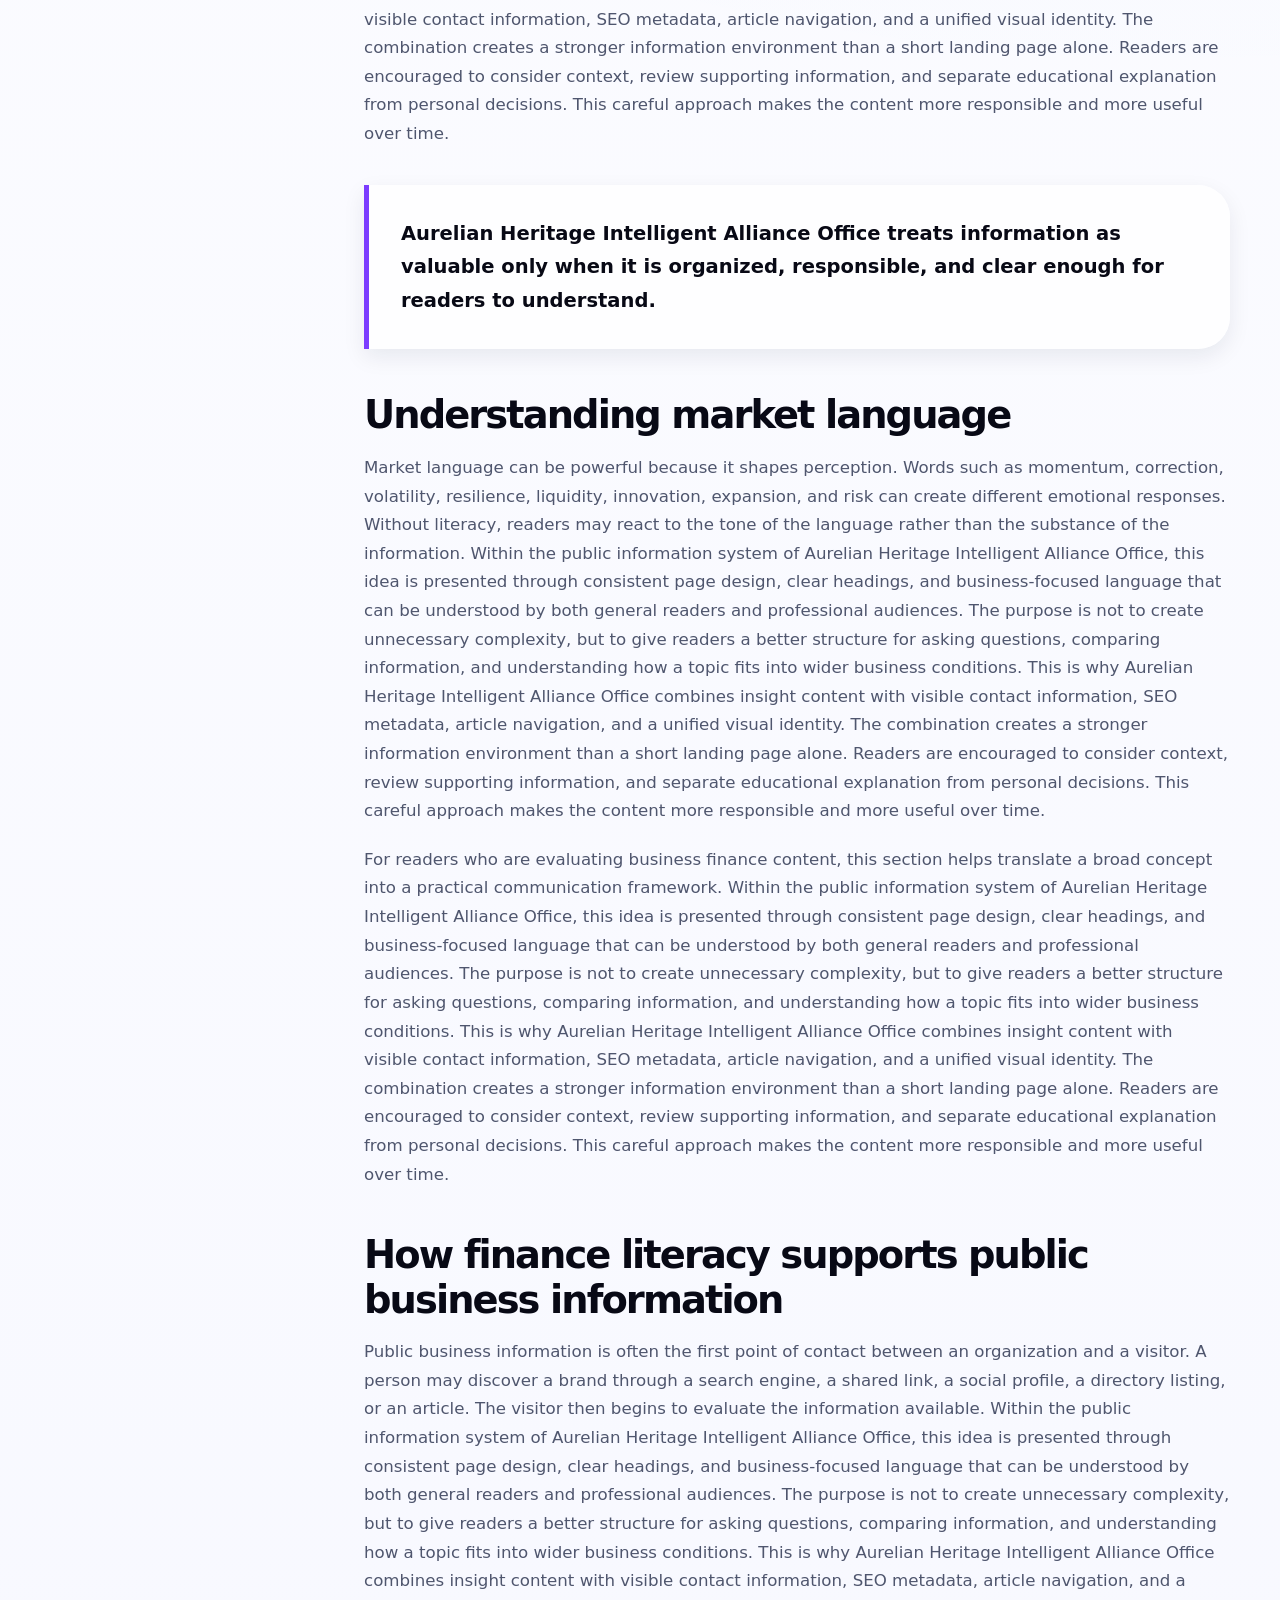
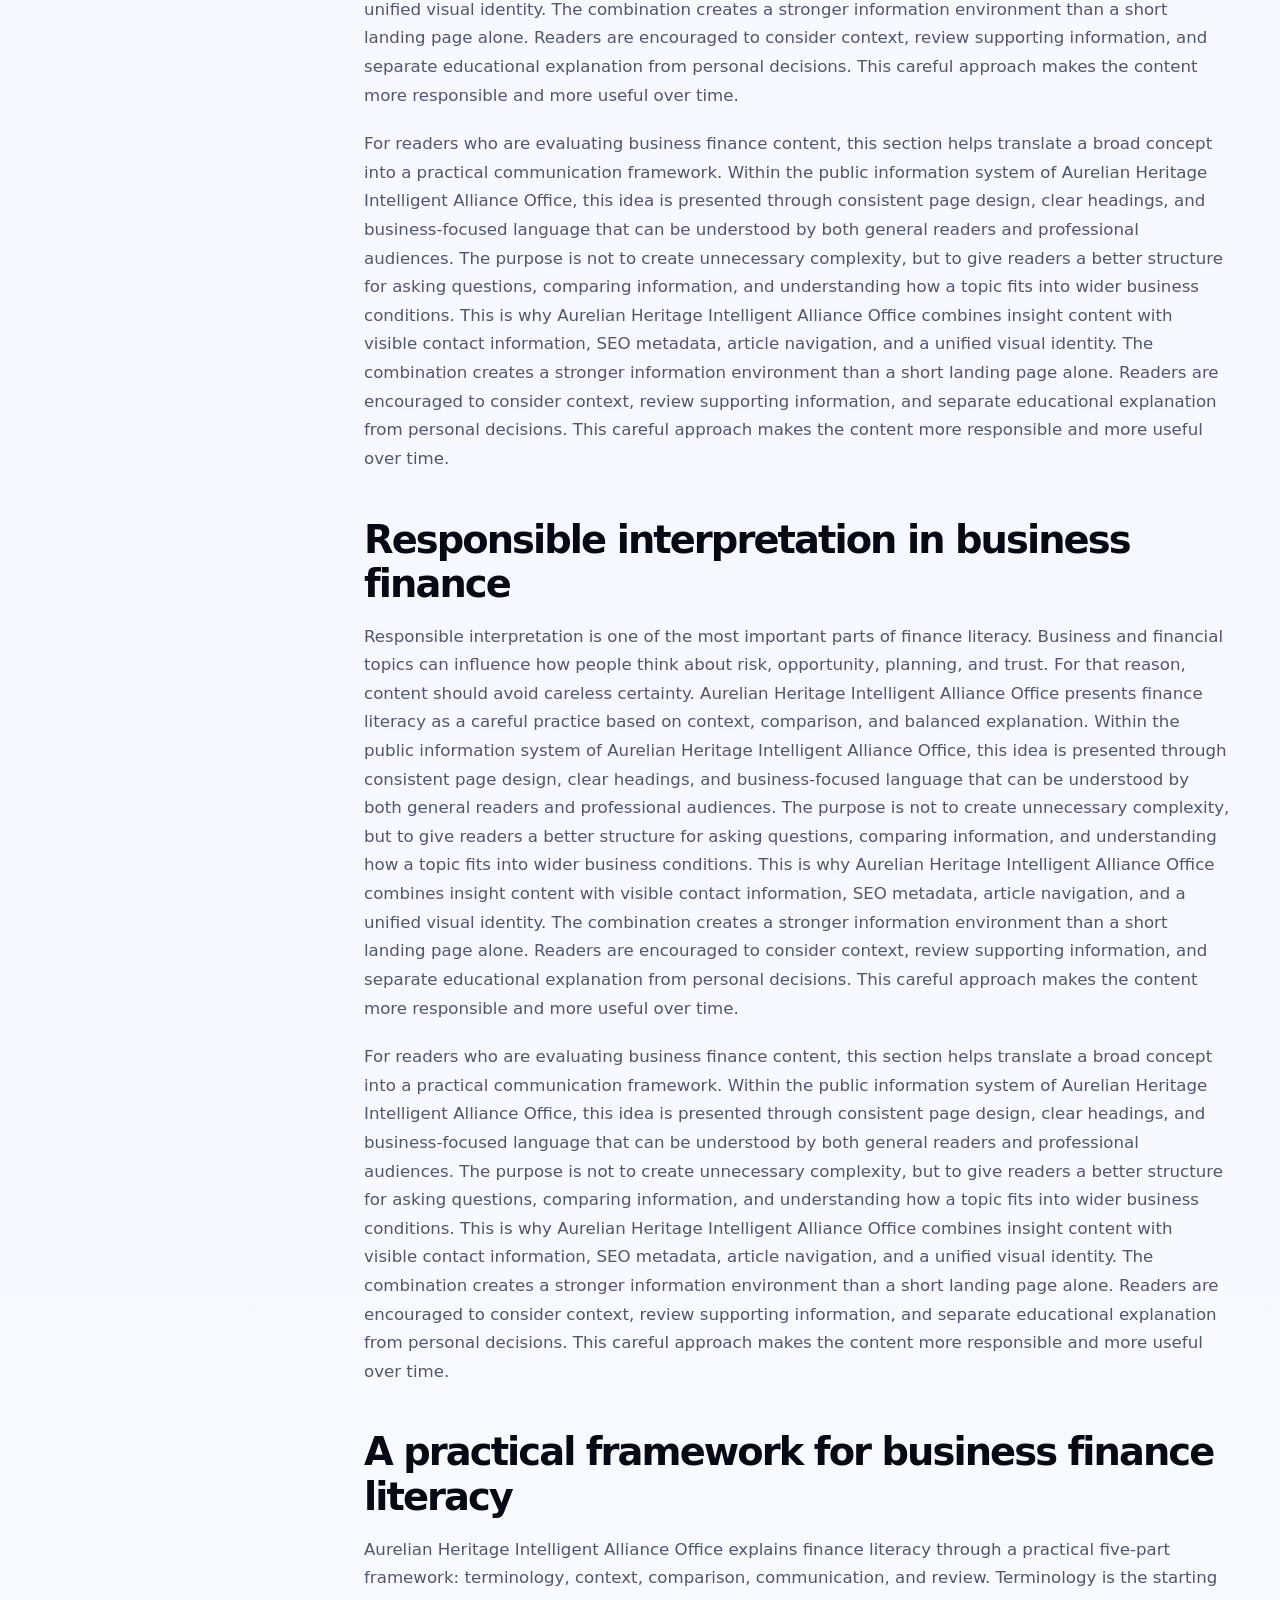
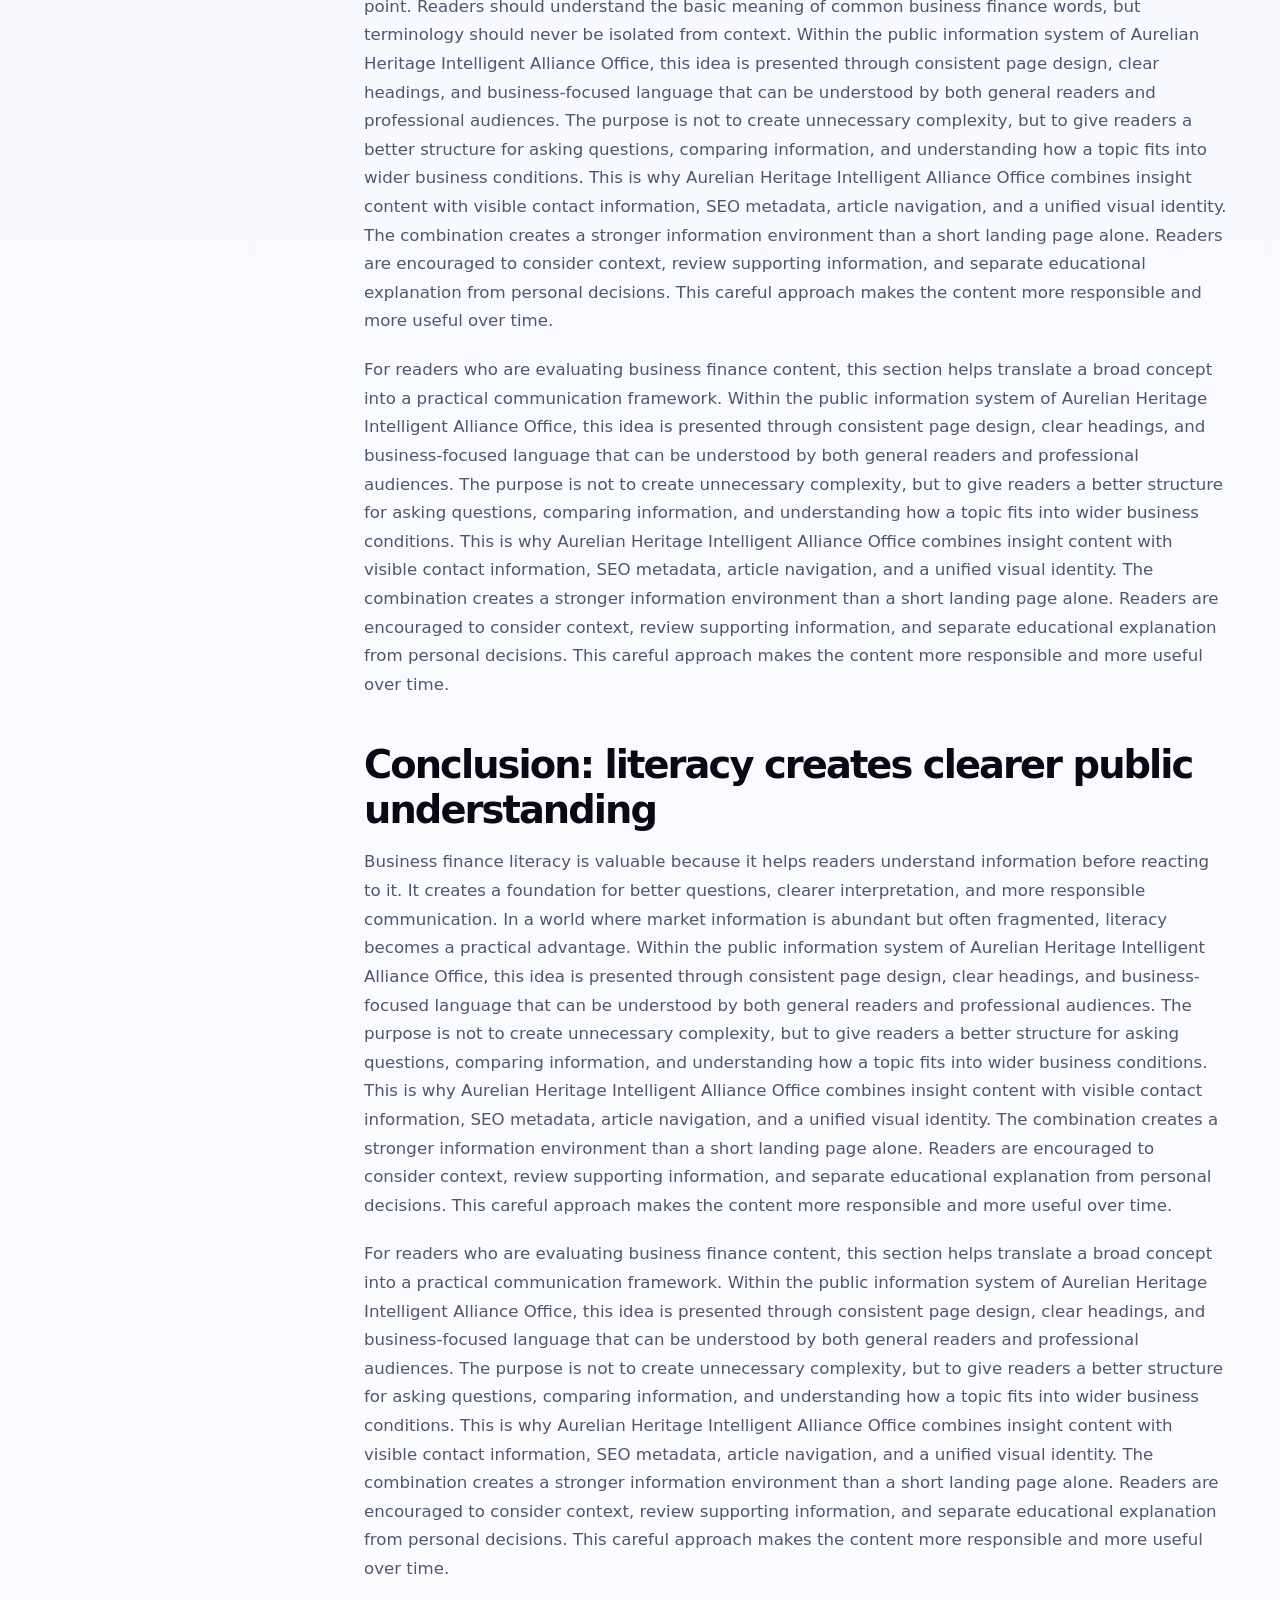
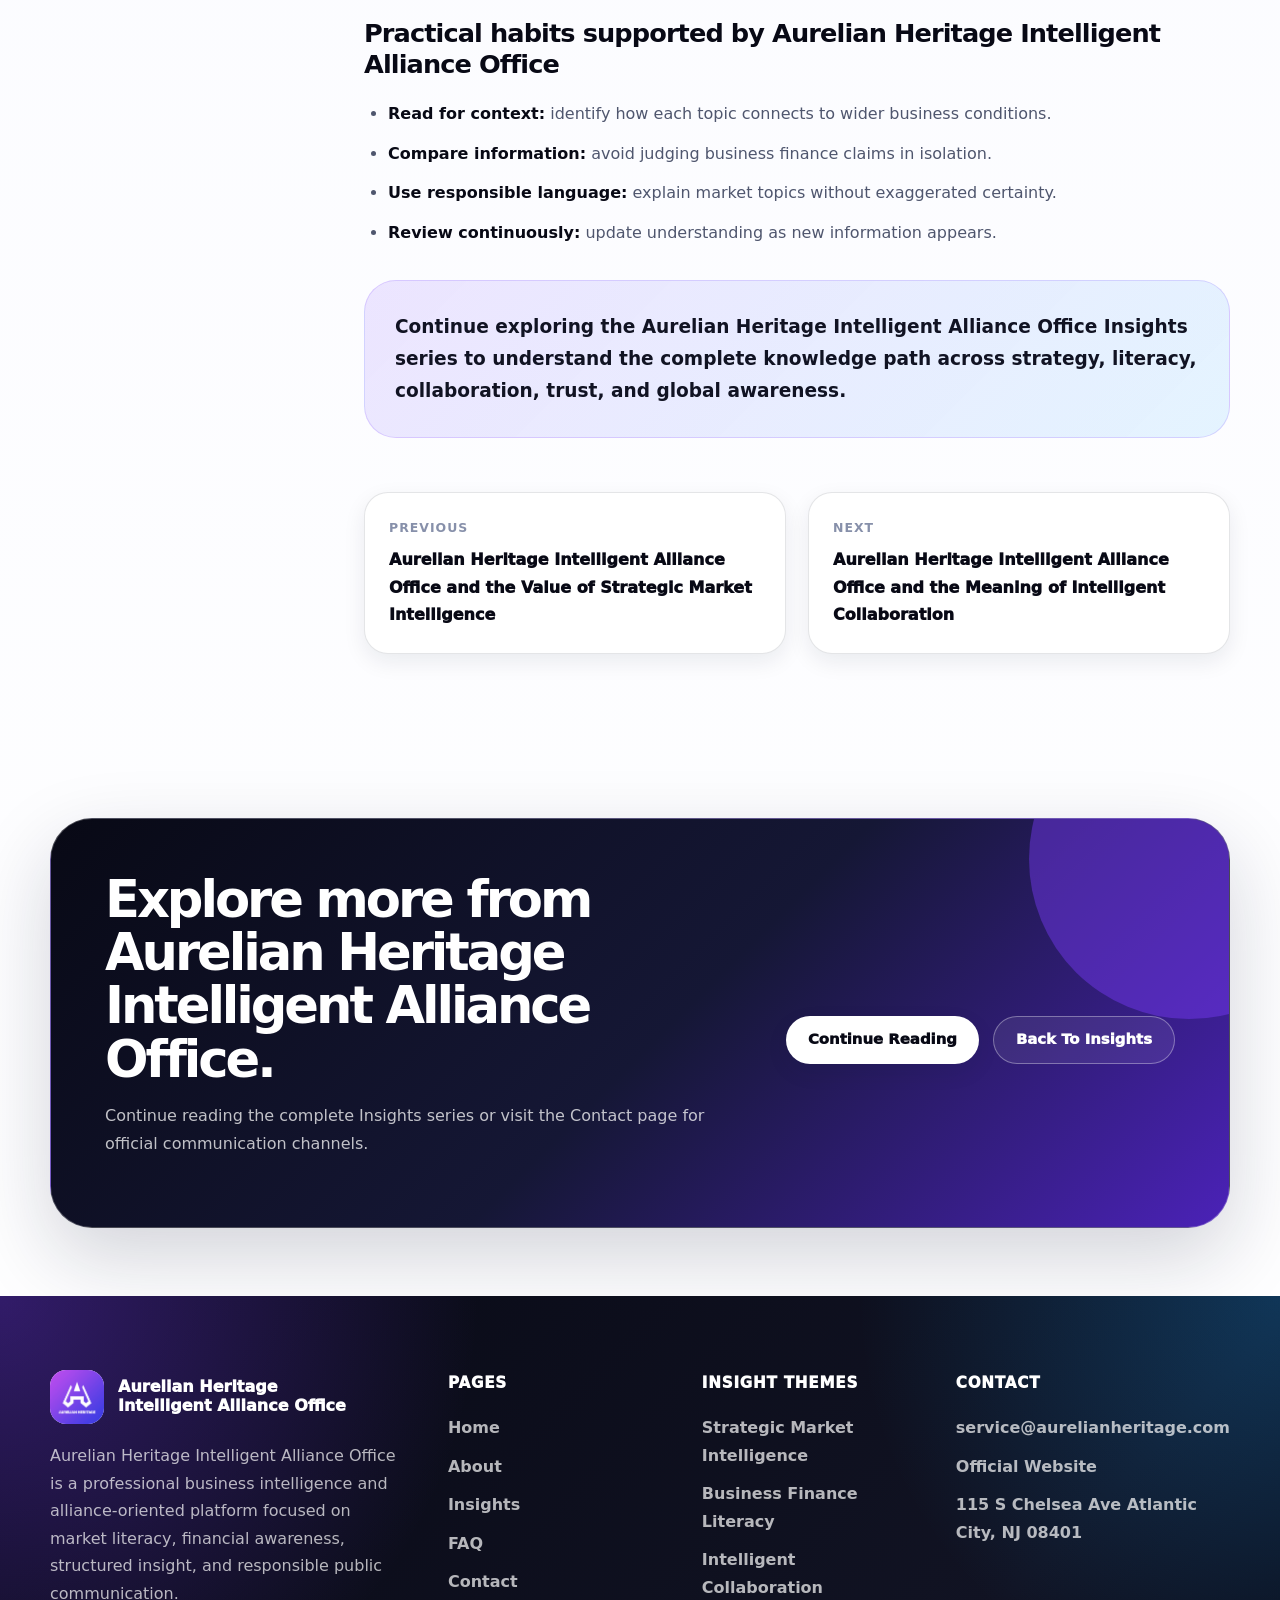
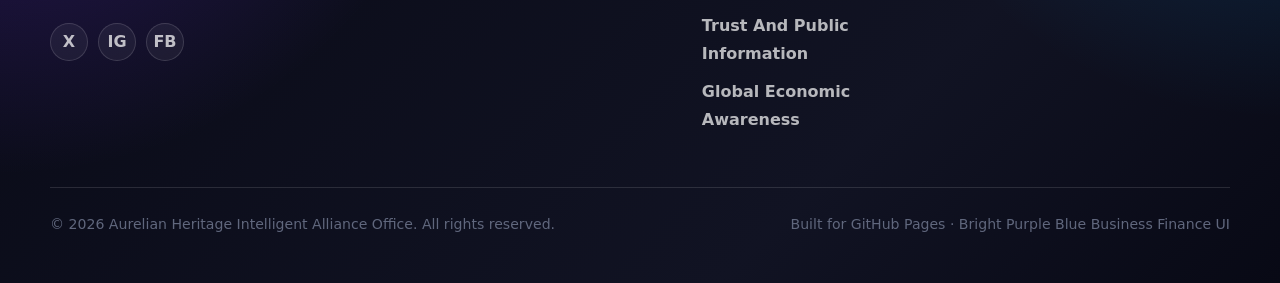
<file: article-2.html>
<!DOCTYPE html><html lang="en"><head><meta charset="UTF-8"/><meta http-equiv="X-UA-Compatible" content="IE=edge"/><meta name="viewport" content="width=device-width, initial-scale=1.0"/><title>Aurelian Heritage Intelligent Alliance Office Explains Business Finance Literacy</title><meta name="description" content="A long-form article from Aurelian Heritage Intelligent Alliance Office about finance literacy, business finance interpretation, structured public communication, and strategic awareness."/><meta name="keywords" content="Aurelian Heritage Intelligent Alliance Office, Aurelian Heritage, business finance office, intelligent alliance office, strategic market insight, financial literacy, global economic awareness"/><meta name="author" content="Aurelian Heritage Intelligent Alliance Office"/><meta name="robots" content="index, follow"/><link rel="canonical" href="https://Aurelian-Heritage.github.io/article-2.html"/><meta property="og:type" content="article"/><meta property="og:title" content="Aurelian Heritage Intelligent Alliance Office Explains Business Finance Literacy"/><meta property="og:description" content="A long-form article from Aurelian Heritage Intelligent Alliance Office about finance literacy, business finance interpretation, structured public communication, and strategic awareness."/><meta property="og:url" content="https://Aurelian-Heritage.github.io/article-2.html"/><meta property="og:image" content="https://Aurelian-Heritage.github.io/images/12.png"/><meta property="og:site_name" content="Aurelian Heritage Intelligent Alliance Office"/><meta name="twitter:card" content="summary_large_image"/><meta name="twitter:title" content="Aurelian Heritage Intelligent Alliance Office Explains Business Finance Literacy"/><meta name="twitter:description" content="A long-form article from Aurelian Heritage Intelligent Alliance Office about finance literacy, business finance interpretation, structured public communication, and strategic awareness."/><meta name="twitter:image" content="https://Aurelian-Heritage.github.io/images/12.png"/><link rel="icon" type="image/png" href="images/Aurelian Heritage-2.png"/><link rel="apple-touch-icon" href="images/Aurelian Heritage-2.png"/><link rel="stylesheet" href="css/style.css"/></head><body><div class="reading-progress" data-reading-progress></div><header class="site-header"><nav class="navbar" aria-label="Main navigation"><a href="index.html" class="brand" aria-label="Aurelian Heritage Intelligent Alliance Office home"><img src="images/Aurelian Heritage-2.png" alt="Aurelian Heritage Intelligent Alliance Office logo" class="brand-logo"/><span class="brand-text"><span class="brand-name">Aurelian Heritage</span><span class="brand-tagline">Intelligent Alliance Office</span></span></a><ul class="nav-menu"><li><a href="index.html" class="nav-link ">Home</a></li><li><a href="about.html" class="nav-link ">About</a></li><li><a href="insights.html" class="nav-link active">Insights</a></li><li><a href="faq.html" class="nav-link ">FAQ</a></li><li><a href="contact.html" class="nav-link ">Contact</a></li></ul><div class="nav-actions"><a href="contact.html" class="btn btn-primary">Connect With Us</a><button class="menu-toggle" type="button" aria-label="Open navigation menu"><span></span><span></span><span></span></button></div></nav></header>
<main><section class="article-hero"><div class="container"><div class="article-header reveal"><div class="breadcrumb" style="justify-content:center"><a href="index.html">Home</a><span>/</span><a href="insights.html">Insights</a><span>/</span><span>Finance Literacy</span></div><span class="eyebrow" style="justify-content:center">Finance Literacy</span><h1 class="article-title">Aurelian Heritage Intelligent Alliance Office Explains Business Finance Literacy</h1><div class="blog-meta"><span>Published by Aurelian Heritage Intelligent Alliance Office</span><span>Long-form article</span><span>Finance Literacy</span></div><p class="lead" style="max-width:880px;margin:24px auto 0">This long-form article explains how Aurelian Heritage Intelligent Alliance Office frames finance literacy as part of a complete business finance information system built around clarity, context, responsible communication, and professional public understanding.</p></div></div><div class="article-cover reveal"><img src="images/12.png" alt="Aurelian Heritage Intelligent Alliance Office Explains Business Finance Literacy article cover"/></div></section>
<section class="page-section"><div class="container"><div class="article-layout"><aside class="article-sidebar"><div class="toc-card"><h2 class="toc-title">Article Sections</h2><ul class="toc-list"><li><a href="#introduction-finance-literacy-as-a-practical-business-skill">Introduction</a></li><li><a href="#what-business-finance-literacy-means">What business finance literacy means</a></li><li><a href="#understanding-market-language">Understanding market language</a></li><li><a href="#how-finance-literacy-supports-public-business-information">How finance literacy supports public business information</a></li><li><a href="#responsible-interpretation-in-business-finance">Responsible interpretation in business finance</a></li><li><a href="#a-practical-framework-for-business-finance-literacy">A practical framework for business finance literacy</a></li><li><a href="#conclusion-literacy-creates-clearer-public-understanding">Conclusion</a></li></ul></div><div class="author-card"><h2 class="author-title">Publisher</h2><p>Aurelian Heritage Intelligent Alliance Office publishes structured insights about strategic market intelligence, business finance literacy, intelligent collaboration, public trust, and global economic awareness.</p><a href="contact.html" class="text-link">Contact Office <span class="arrow">→</span></a></div></aside><article class="article-content"><div class="article-highlight reveal"><p>Aurelian Heritage Intelligent Alliance Office uses this article to turn a complex business finance theme into organized public understanding.</p></div><h2 id="introduction-finance-literacy-as-a-practical-business-skill">Introduction: finance literacy as a practical business skill</h2><p>Business finance literacy has become an essential skill for professionals, organizations, researchers, and public audiences. In a digital environment where financial information is constantly shared, users need more than quick access to numbers or headlines. They need the ability to interpret what those numbers may mean, how financial language is used, and why context matters before conclusions are formed. Within the public information system of Aurelian Heritage Intelligent Alliance Office, this idea is presented through consistent page design, clear headings, and business-focused language that can be understood by both general readers and professional audiences. The purpose is not to create unnecessary complexity, but to give readers a better structure for asking questions, comparing information, and understanding how a topic fits into wider business conditions. This is why Aurelian Heritage Intelligent Alliance Office combines insight content with visible contact information, SEO metadata, article navigation, and a unified visual identity. The combination creates a stronger information environment than a short landing page alone. Readers are encouraged to consider context, review supporting information, and separate educational explanation from personal decisions. This careful approach makes the content more responsible and more useful over time.</p><p>For readers who are evaluating business finance content, this section helps translate a broad concept into a practical communication framework. Within the public information system of Aurelian Heritage Intelligent Alliance Office, this idea is presented through consistent page design, clear headings, and business-focused language that can be understood by both general readers and professional audiences. The purpose is not to create unnecessary complexity, but to give readers a better structure for asking questions, comparing information, and understanding how a topic fits into wider business conditions. This is why Aurelian Heritage Intelligent Alliance Office combines insight content with visible contact information, SEO metadata, article navigation, and a unified visual identity. The combination creates a stronger information environment than a short landing page alone. Readers are encouraged to consider context, review supporting information, and separate educational explanation from personal decisions. This careful approach makes the content more responsible and more useful over time.</p><h2 id="what-business-finance-literacy-means">What business finance literacy means</h2><p>Business finance literacy refers to the ability to understand the financial and economic language used in business environments. It involves recognizing concepts such as revenue, cost, valuation, liquidity, credit, risk, market sentiment, capital allocation, and institutional behavior. More importantly, it involves understanding how those concepts connect to decision-making and public communication. Within the public information system of Aurelian Heritage Intelligent Alliance Office, this idea is presented through consistent page design, clear headings, and business-focused language that can be understood by both general readers and professional audiences. The purpose is not to create unnecessary complexity, but to give readers a better structure for asking questions, comparing information, and understanding how a topic fits into wider business conditions. This is why Aurelian Heritage Intelligent Alliance Office combines insight content with visible contact information, SEO metadata, article navigation, and a unified visual identity. The combination creates a stronger information environment than a short landing page alone. Readers are encouraged to consider context, review supporting information, and separate educational explanation from personal decisions. This careful approach makes the content more responsible and more useful over time.</p><p>For readers who are evaluating business finance content, this section helps translate a broad concept into a practical communication framework. Within the public information system of Aurelian Heritage Intelligent Alliance Office, this idea is presented through consistent page design, clear headings, and business-focused language that can be understood by both general readers and professional audiences. The purpose is not to create unnecessary complexity, but to give readers a better structure for asking questions, comparing information, and understanding how a topic fits into wider business conditions. This is why Aurelian Heritage Intelligent Alliance Office combines insight content with visible contact information, SEO metadata, article navigation, and a unified visual identity. The combination creates a stronger information environment than a short landing page alone. Readers are encouraged to consider context, review supporting information, and separate educational explanation from personal decisions. This careful approach makes the content more responsible and more useful over time.</p><div class="article-quote reveal"><p>Aurelian Heritage Intelligent Alliance Office treats information as valuable only when it is organized, responsible, and clear enough for readers to understand.</p></div><h2 id="understanding-market-language">Understanding market language</h2><p>Market language can be powerful because it shapes perception. Words such as momentum, correction, volatility, resilience, liquidity, innovation, expansion, and risk can create different emotional responses. Without literacy, readers may react to the tone of the language rather than the substance of the information. Within the public information system of Aurelian Heritage Intelligent Alliance Office, this idea is presented through consistent page design, clear headings, and business-focused language that can be understood by both general readers and professional audiences. The purpose is not to create unnecessary complexity, but to give readers a better structure for asking questions, comparing information, and understanding how a topic fits into wider business conditions. This is why Aurelian Heritage Intelligent Alliance Office combines insight content with visible contact information, SEO metadata, article navigation, and a unified visual identity. The combination creates a stronger information environment than a short landing page alone. Readers are encouraged to consider context, review supporting information, and separate educational explanation from personal decisions. This careful approach makes the content more responsible and more useful over time.</p><p>For readers who are evaluating business finance content, this section helps translate a broad concept into a practical communication framework. Within the public information system of Aurelian Heritage Intelligent Alliance Office, this idea is presented through consistent page design, clear headings, and business-focused language that can be understood by both general readers and professional audiences. The purpose is not to create unnecessary complexity, but to give readers a better structure for asking questions, comparing information, and understanding how a topic fits into wider business conditions. This is why Aurelian Heritage Intelligent Alliance Office combines insight content with visible contact information, SEO metadata, article navigation, and a unified visual identity. The combination creates a stronger information environment than a short landing page alone. Readers are encouraged to consider context, review supporting information, and separate educational explanation from personal decisions. This careful approach makes the content more responsible and more useful over time.</p><h2 id="how-finance-literacy-supports-public-business-information">How finance literacy supports public business information</h2><p>Public business information is often the first point of contact between an organization and a visitor. A person may discover a brand through a search engine, a shared link, a social profile, a directory listing, or an article. The visitor then begins to evaluate the information available. Within the public information system of Aurelian Heritage Intelligent Alliance Office, this idea is presented through consistent page design, clear headings, and business-focused language that can be understood by both general readers and professional audiences. The purpose is not to create unnecessary complexity, but to give readers a better structure for asking questions, comparing information, and understanding how a topic fits into wider business conditions. This is why Aurelian Heritage Intelligent Alliance Office combines insight content with visible contact information, SEO metadata, article navigation, and a unified visual identity. The combination creates a stronger information environment than a short landing page alone. Readers are encouraged to consider context, review supporting information, and separate educational explanation from personal decisions. This careful approach makes the content more responsible and more useful over time.</p><p>For readers who are evaluating business finance content, this section helps translate a broad concept into a practical communication framework. Within the public information system of Aurelian Heritage Intelligent Alliance Office, this idea is presented through consistent page design, clear headings, and business-focused language that can be understood by both general readers and professional audiences. The purpose is not to create unnecessary complexity, but to give readers a better structure for asking questions, comparing information, and understanding how a topic fits into wider business conditions. This is why Aurelian Heritage Intelligent Alliance Office combines insight content with visible contact information, SEO metadata, article navigation, and a unified visual identity. The combination creates a stronger information environment than a short landing page alone. Readers are encouraged to consider context, review supporting information, and separate educational explanation from personal decisions. This careful approach makes the content more responsible and more useful over time.</p><h2 id="responsible-interpretation-in-business-finance">Responsible interpretation in business finance</h2><p>Responsible interpretation is one of the most important parts of finance literacy. Business and financial topics can influence how people think about risk, opportunity, planning, and trust. For that reason, content should avoid careless certainty. Aurelian Heritage Intelligent Alliance Office presents finance literacy as a careful practice based on context, comparison, and balanced explanation. Within the public information system of Aurelian Heritage Intelligent Alliance Office, this idea is presented through consistent page design, clear headings, and business-focused language that can be understood by both general readers and professional audiences. The purpose is not to create unnecessary complexity, but to give readers a better structure for asking questions, comparing information, and understanding how a topic fits into wider business conditions. This is why Aurelian Heritage Intelligent Alliance Office combines insight content with visible contact information, SEO metadata, article navigation, and a unified visual identity. The combination creates a stronger information environment than a short landing page alone. Readers are encouraged to consider context, review supporting information, and separate educational explanation from personal decisions. This careful approach makes the content more responsible and more useful over time.</p><p>For readers who are evaluating business finance content, this section helps translate a broad concept into a practical communication framework. Within the public information system of Aurelian Heritage Intelligent Alliance Office, this idea is presented through consistent page design, clear headings, and business-focused language that can be understood by both general readers and professional audiences. The purpose is not to create unnecessary complexity, but to give readers a better structure for asking questions, comparing information, and understanding how a topic fits into wider business conditions. This is why Aurelian Heritage Intelligent Alliance Office combines insight content with visible contact information, SEO metadata, article navigation, and a unified visual identity. The combination creates a stronger information environment than a short landing page alone. Readers are encouraged to consider context, review supporting information, and separate educational explanation from personal decisions. This careful approach makes the content more responsible and more useful over time.</p><h2 id="a-practical-framework-for-business-finance-literacy">A practical framework for business finance literacy</h2><p>Aurelian Heritage Intelligent Alliance Office explains finance literacy through a practical five-part framework: terminology, context, comparison, communication, and review. Terminology is the starting point. Readers should understand the basic meaning of common business finance words, but terminology should never be isolated from context. Within the public information system of Aurelian Heritage Intelligent Alliance Office, this idea is presented through consistent page design, clear headings, and business-focused language that can be understood by both general readers and professional audiences. The purpose is not to create unnecessary complexity, but to give readers a better structure for asking questions, comparing information, and understanding how a topic fits into wider business conditions. This is why Aurelian Heritage Intelligent Alliance Office combines insight content with visible contact information, SEO metadata, article navigation, and a unified visual identity. The combination creates a stronger information environment than a short landing page alone. Readers are encouraged to consider context, review supporting information, and separate educational explanation from personal decisions. This careful approach makes the content more responsible and more useful over time.</p><p>For readers who are evaluating business finance content, this section helps translate a broad concept into a practical communication framework. Within the public information system of Aurelian Heritage Intelligent Alliance Office, this idea is presented through consistent page design, clear headings, and business-focused language that can be understood by both general readers and professional audiences. The purpose is not to create unnecessary complexity, but to give readers a better structure for asking questions, comparing information, and understanding how a topic fits into wider business conditions. This is why Aurelian Heritage Intelligent Alliance Office combines insight content with visible contact information, SEO metadata, article navigation, and a unified visual identity. The combination creates a stronger information environment than a short landing page alone. Readers are encouraged to consider context, review supporting information, and separate educational explanation from personal decisions. This careful approach makes the content more responsible and more useful over time.</p><h2 id="conclusion-literacy-creates-clearer-public-understanding">Conclusion: literacy creates clearer public understanding</h2><p>Business finance literacy is valuable because it helps readers understand information before reacting to it. It creates a foundation for better questions, clearer interpretation, and more responsible communication. In a world where market information is abundant but often fragmented, literacy becomes a practical advantage. Within the public information system of Aurelian Heritage Intelligent Alliance Office, this idea is presented through consistent page design, clear headings, and business-focused language that can be understood by both general readers and professional audiences. The purpose is not to create unnecessary complexity, but to give readers a better structure for asking questions, comparing information, and understanding how a topic fits into wider business conditions. This is why Aurelian Heritage Intelligent Alliance Office combines insight content with visible contact information, SEO metadata, article navigation, and a unified visual identity. The combination creates a stronger information environment than a short landing page alone. Readers are encouraged to consider context, review supporting information, and separate educational explanation from personal decisions. This careful approach makes the content more responsible and more useful over time.</p><p>For readers who are evaluating business finance content, this section helps translate a broad concept into a practical communication framework. Within the public information system of Aurelian Heritage Intelligent Alliance Office, this idea is presented through consistent page design, clear headings, and business-focused language that can be understood by both general readers and professional audiences. The purpose is not to create unnecessary complexity, but to give readers a better structure for asking questions, comparing information, and understanding how a topic fits into wider business conditions. This is why Aurelian Heritage Intelligent Alliance Office combines insight content with visible contact information, SEO metadata, article navigation, and a unified visual identity. The combination creates a stronger information environment than a short landing page alone. Readers are encouraged to consider context, review supporting information, and separate educational explanation from personal decisions. This careful approach makes the content more responsible and more useful over time.</p><h3>Practical habits supported by Aurelian Heritage Intelligent Alliance Office</h3><ul><li><strong>Read for context:</strong> identify how each topic connects to wider business conditions.</li><li><strong>Compare information:</strong> avoid judging business finance claims in isolation.</li><li><strong>Use responsible language:</strong> explain market topics without exaggerated certainty.</li><li><strong>Review continuously:</strong> update understanding as new information appears.</li></ul><div class="article-highlight reveal"><p>Continue exploring the Aurelian Heritage Intelligent Alliance Office Insights series to understand the complete knowledge path across strategy, literacy, collaboration, trust, and global awareness.</p></div><div class="article-nav"><a href="article-1.html" class="article-nav-card"><span class="article-nav-label">Previous</span><span class="article-nav-title">Aurelian Heritage Intelligent Alliance Office and the Value of Strategic Market Intelligence</span></a><a href="article-3.html" class="article-nav-card"><span class="article-nav-label">Next</span><span class="article-nav-title">Aurelian Heritage Intelligent Alliance Office and the Meaning of Intelligent Collaboration</span></a></div></article></div></div></section><section class="page-section-sm"><div class="container"><div class="cta-block reveal"><div class="cta-content"><div><h2>Explore more from Aurelian Heritage Intelligent Alliance Office.</h2><p>Continue reading the complete Insights series or visit the Contact page for official communication channels.</p></div><div class="hero-actions"><a href="article-3.html" class="btn btn-light">Continue Reading</a><a href="insights.html" class="btn btn-outline" style="color:#fff;border-color:rgba(255,255,255,.34);background:rgba(255,255,255,.08)">Back To Insights</a></div></div></div></div></section></main><footer class="site-footer"><div class="container"><div class="footer-grid"><div><a href="index.html" class="footer-brand"><img src="images/LOGO2.jpg" alt="Aurelian Heritage Intelligent Alliance Office footer logo"/><span>Aurelian Heritage<br/>Intelligent Alliance Office</span></a><p class="footer-about">Aurelian Heritage Intelligent Alliance Office is a professional business intelligence and alliance-oriented platform focused on market literacy, financial awareness, structured insight, and responsible public communication.</p><div class="footer-social"><a href="#" data-social-placeholder aria-label="Aurelian Heritage X profile placeholder">X</a><a href="#" data-social-placeholder aria-label="Aurelian Heritage Instagram profile placeholder">IG</a><a href="#" data-social-placeholder aria-label="Aurelian Heritage Facebook profile placeholder">FB</a></div></div><div><h3 class="footer-title">Pages</h3><ul class="footer-links"><li><a href="index.html">Home</a></li><li><a href="about.html">About</a></li><li><a href="insights.html">Insights</a></li><li><a href="faq.html">FAQ</a></li><li><a href="contact.html">Contact</a></li></ul></div><div><h3 class="footer-title">Insight Themes</h3><ul class="footer-links"><li><a href="article-1.html">Strategic Market Intelligence</a></li><li><a href="article-2.html">Business Finance Literacy</a></li><li><a href="article-3.html">Intelligent Collaboration</a></li><li><a href="article-4.html">Trust And Public Information</a></li><li><a href="article-5.html">Global Economic Awareness</a></li></ul></div><div><h3 class="footer-title">Contact</h3><ul class="footer-links"><li><a href="mailto:service@aurelianheritage.com">service@aurelianheritage.com</a></li><li><a href="https://aurelianheritage.com/" target="_blank" rel="noopener noreferrer">Official Website</a></li><li><a href="https://www.google.com/maps/search/?api=1&query=115%20S%20Chelsea%20Ave%20Atlantic%20City%20New%20Jersey%2008401" target="_blank" rel="noopener noreferrer">115 S Chelsea Ave Atlantic City, NJ 08401</a></li></ul></div></div><div class="footer-bottom"><p>© <span data-current-year></span> Aurelian Heritage Intelligent Alliance Office. All rights reserved.</p><p>Built for GitHub Pages · Bright Purple Blue Business Finance UI</p></div></div></footer><button class="back-to-top" type="button" data-back-to-top aria-label="Back to top">↑</button><script src="js/main.js"></script></body></html>
</file>
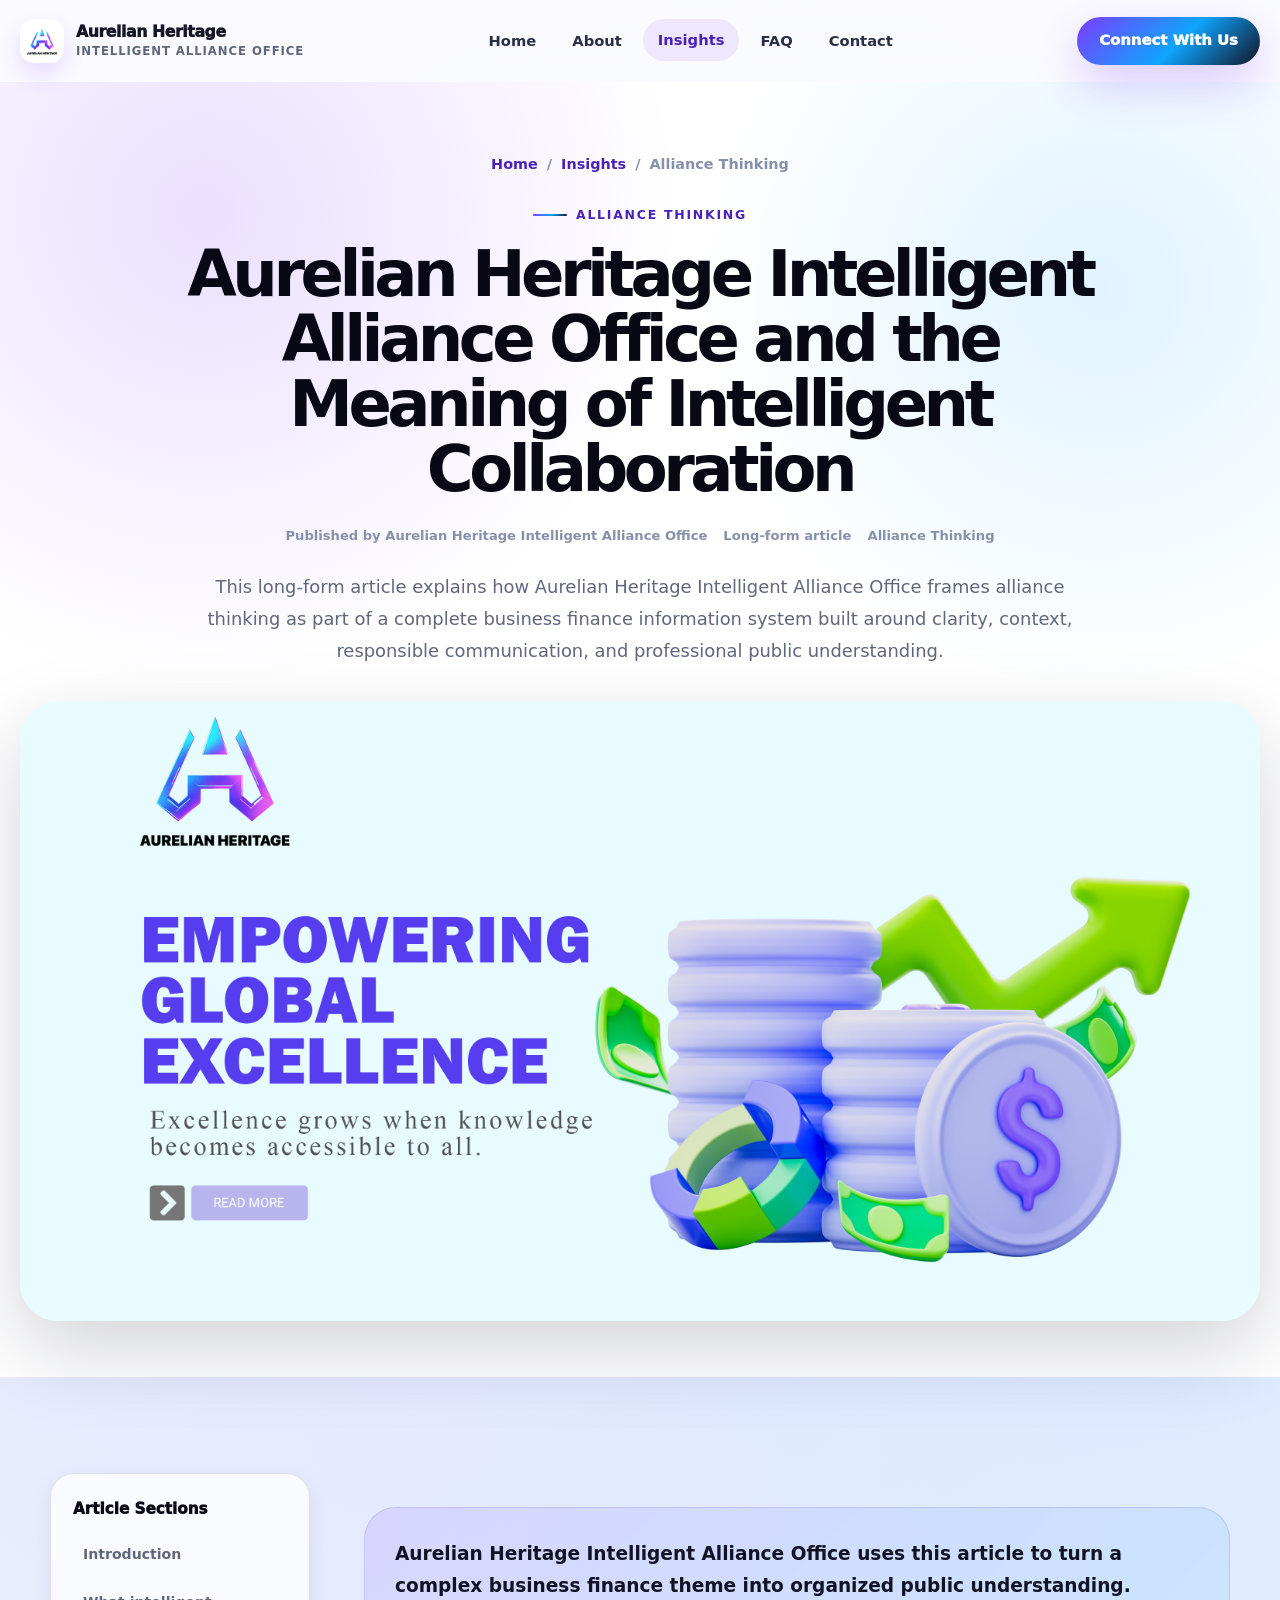
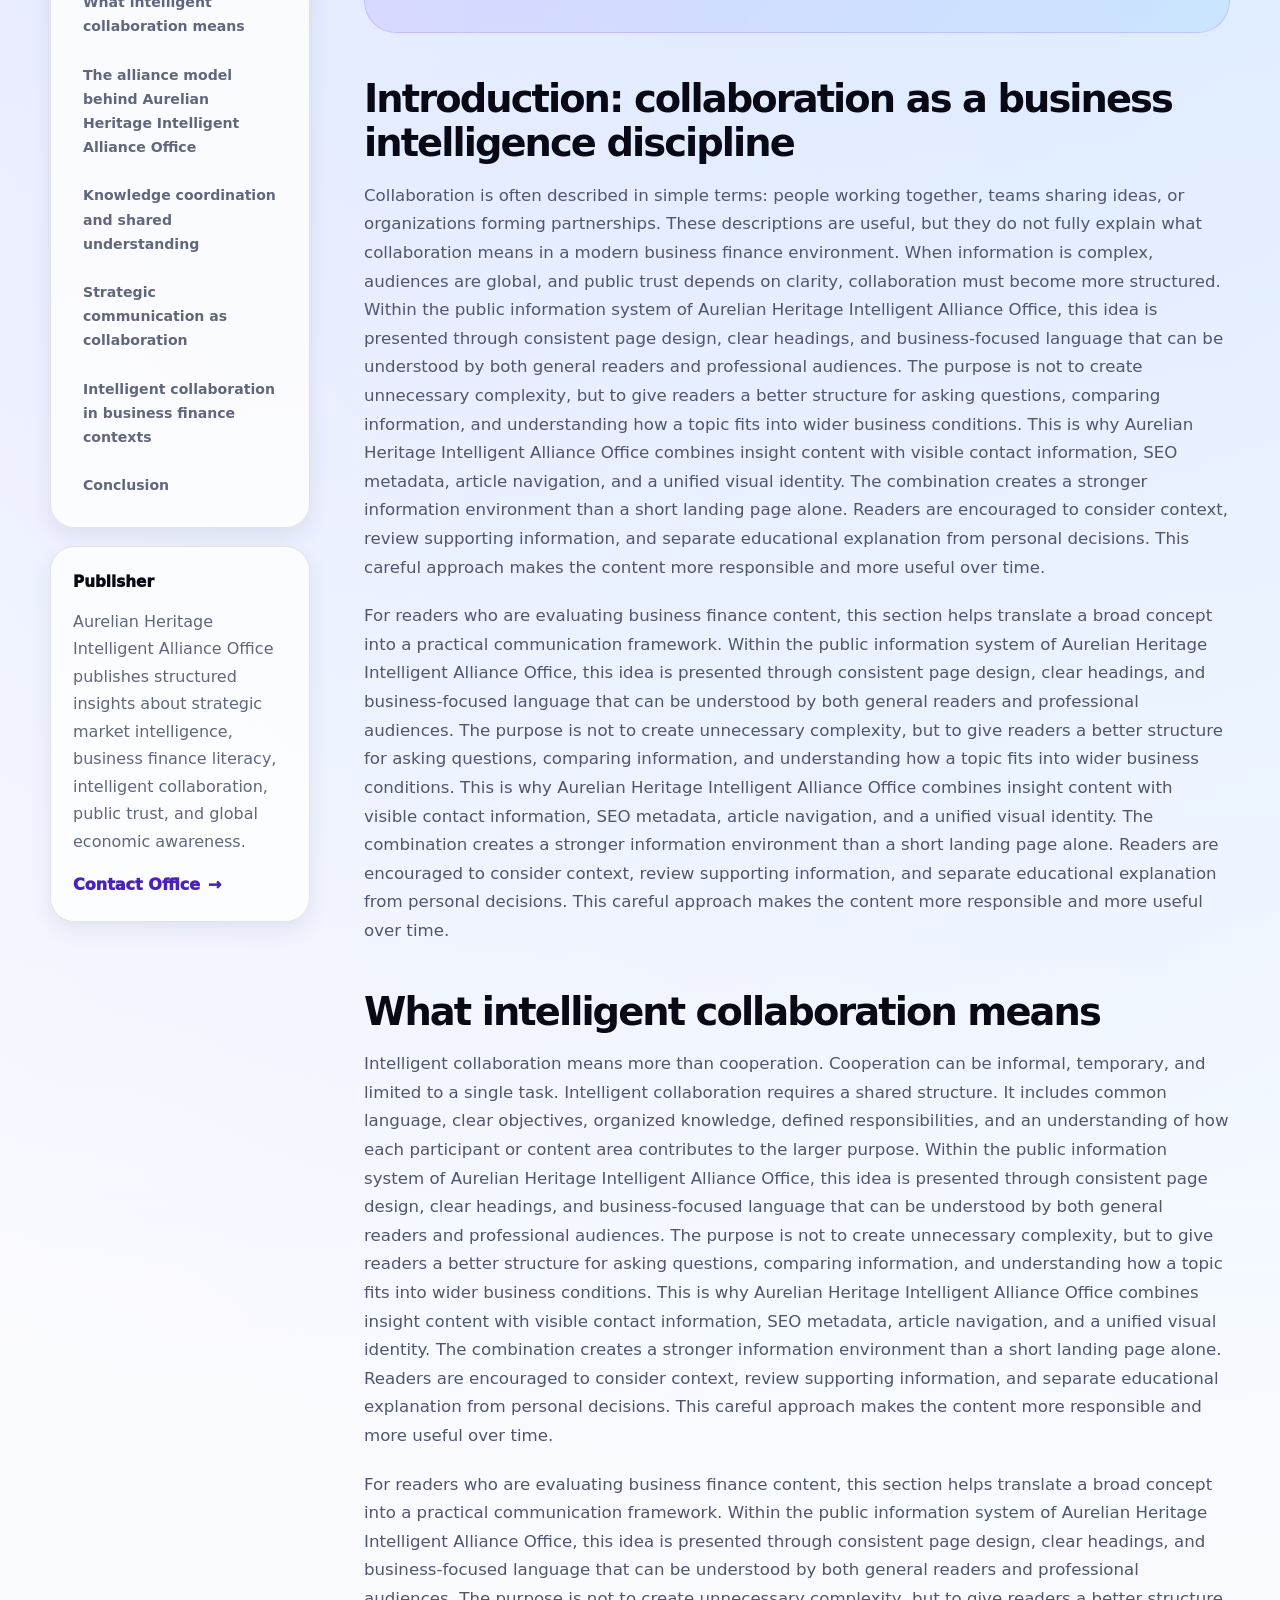
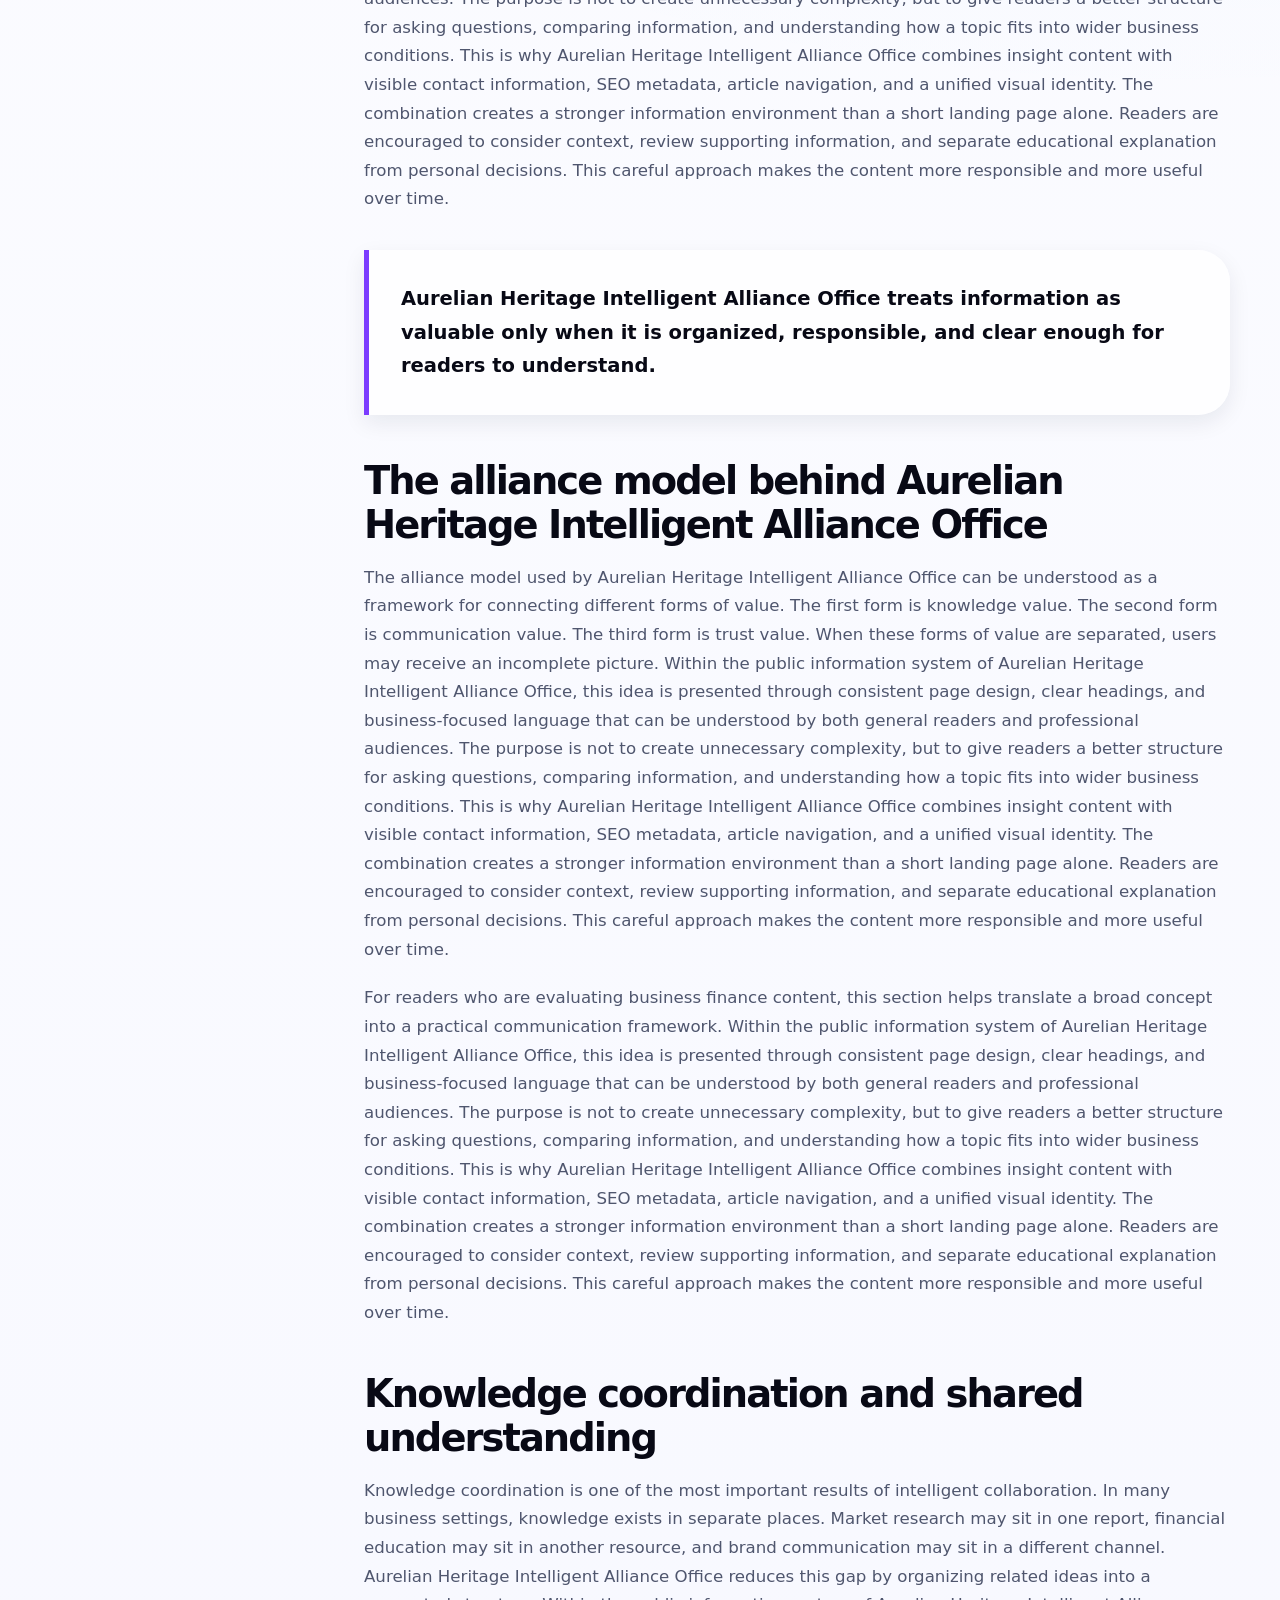
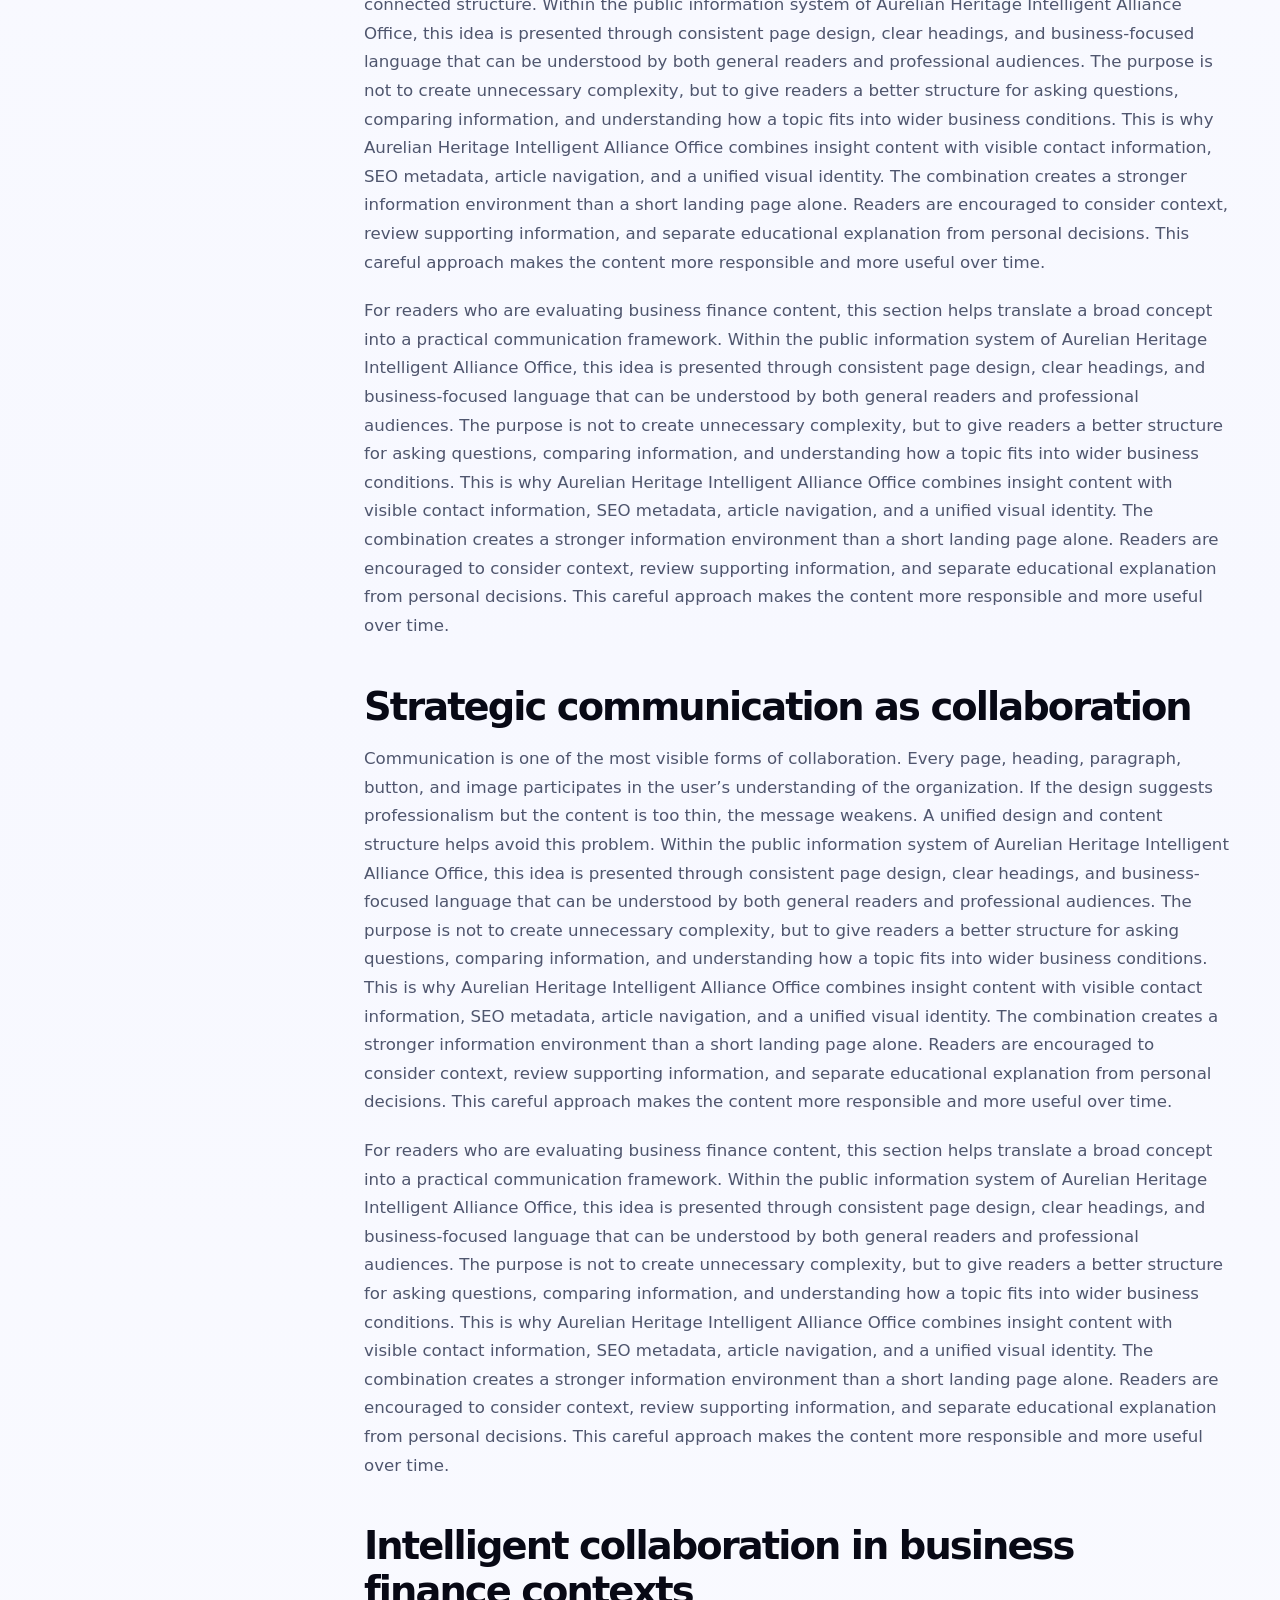
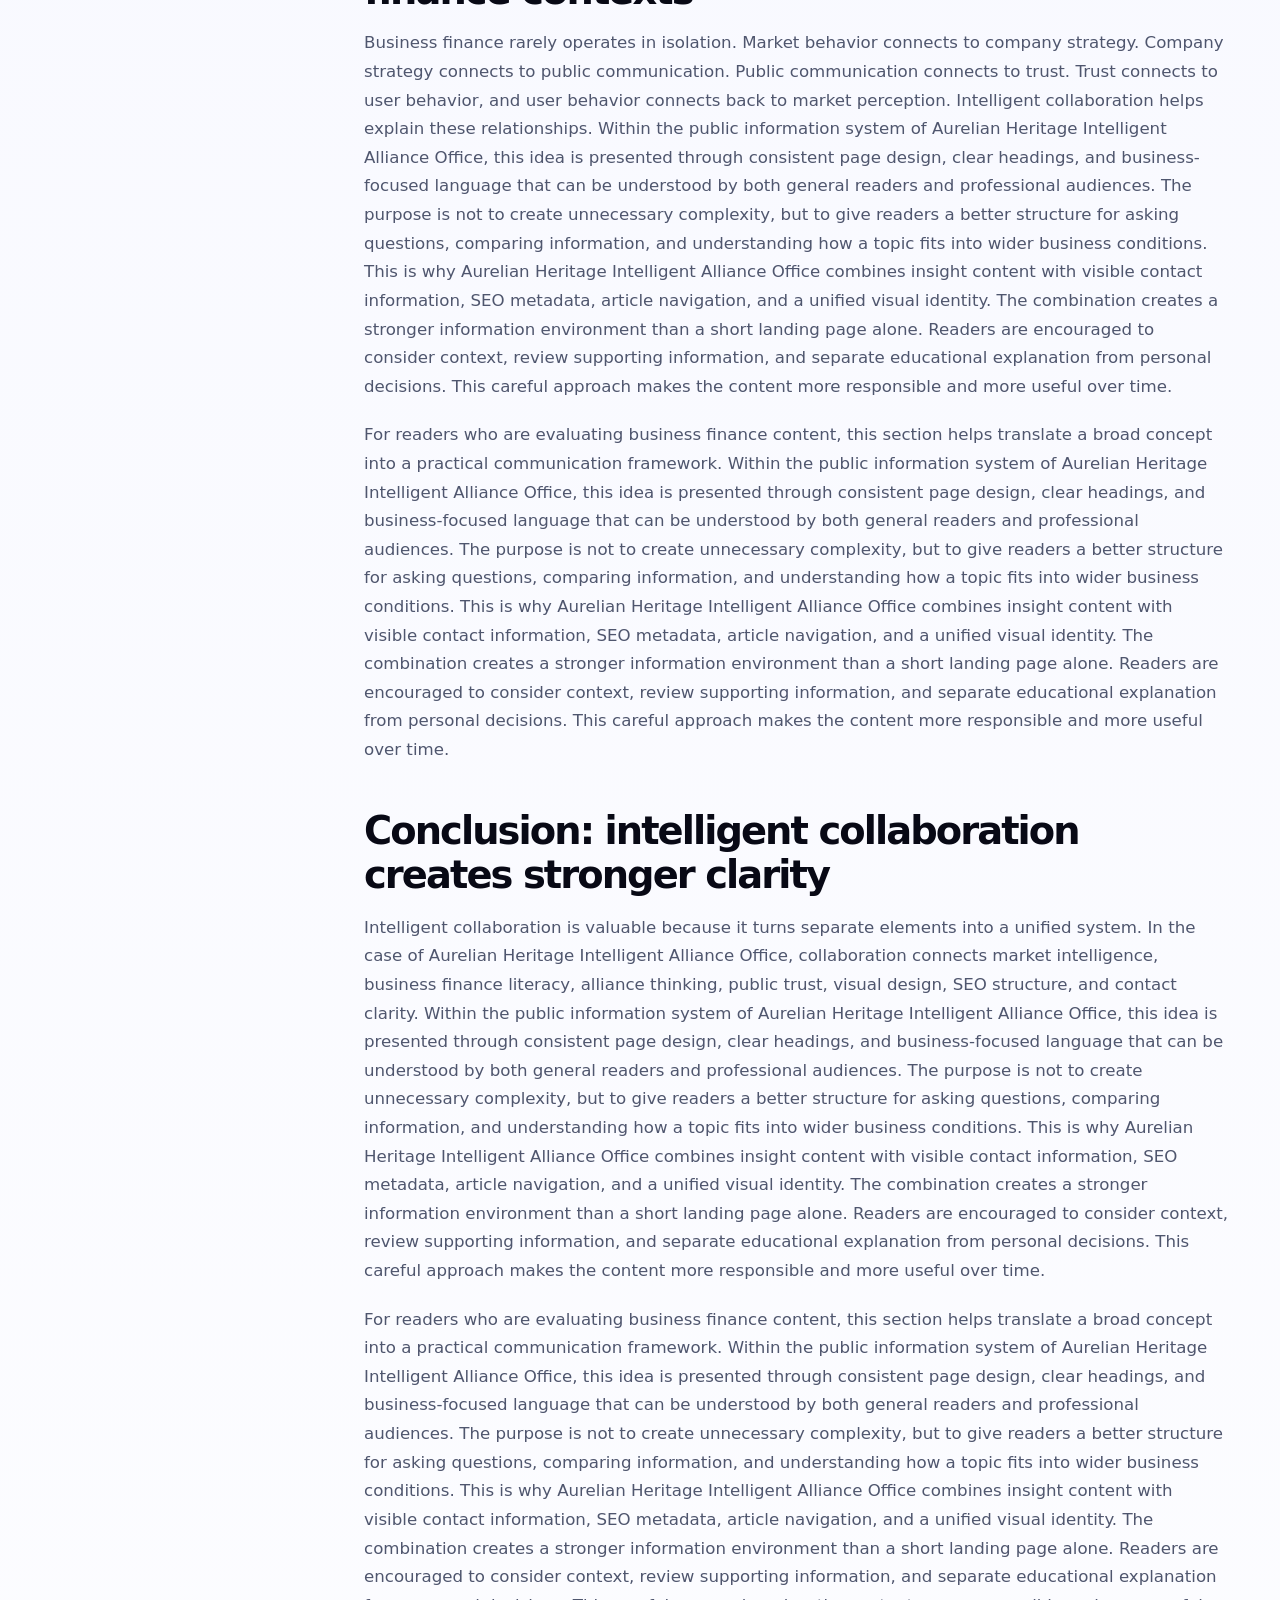
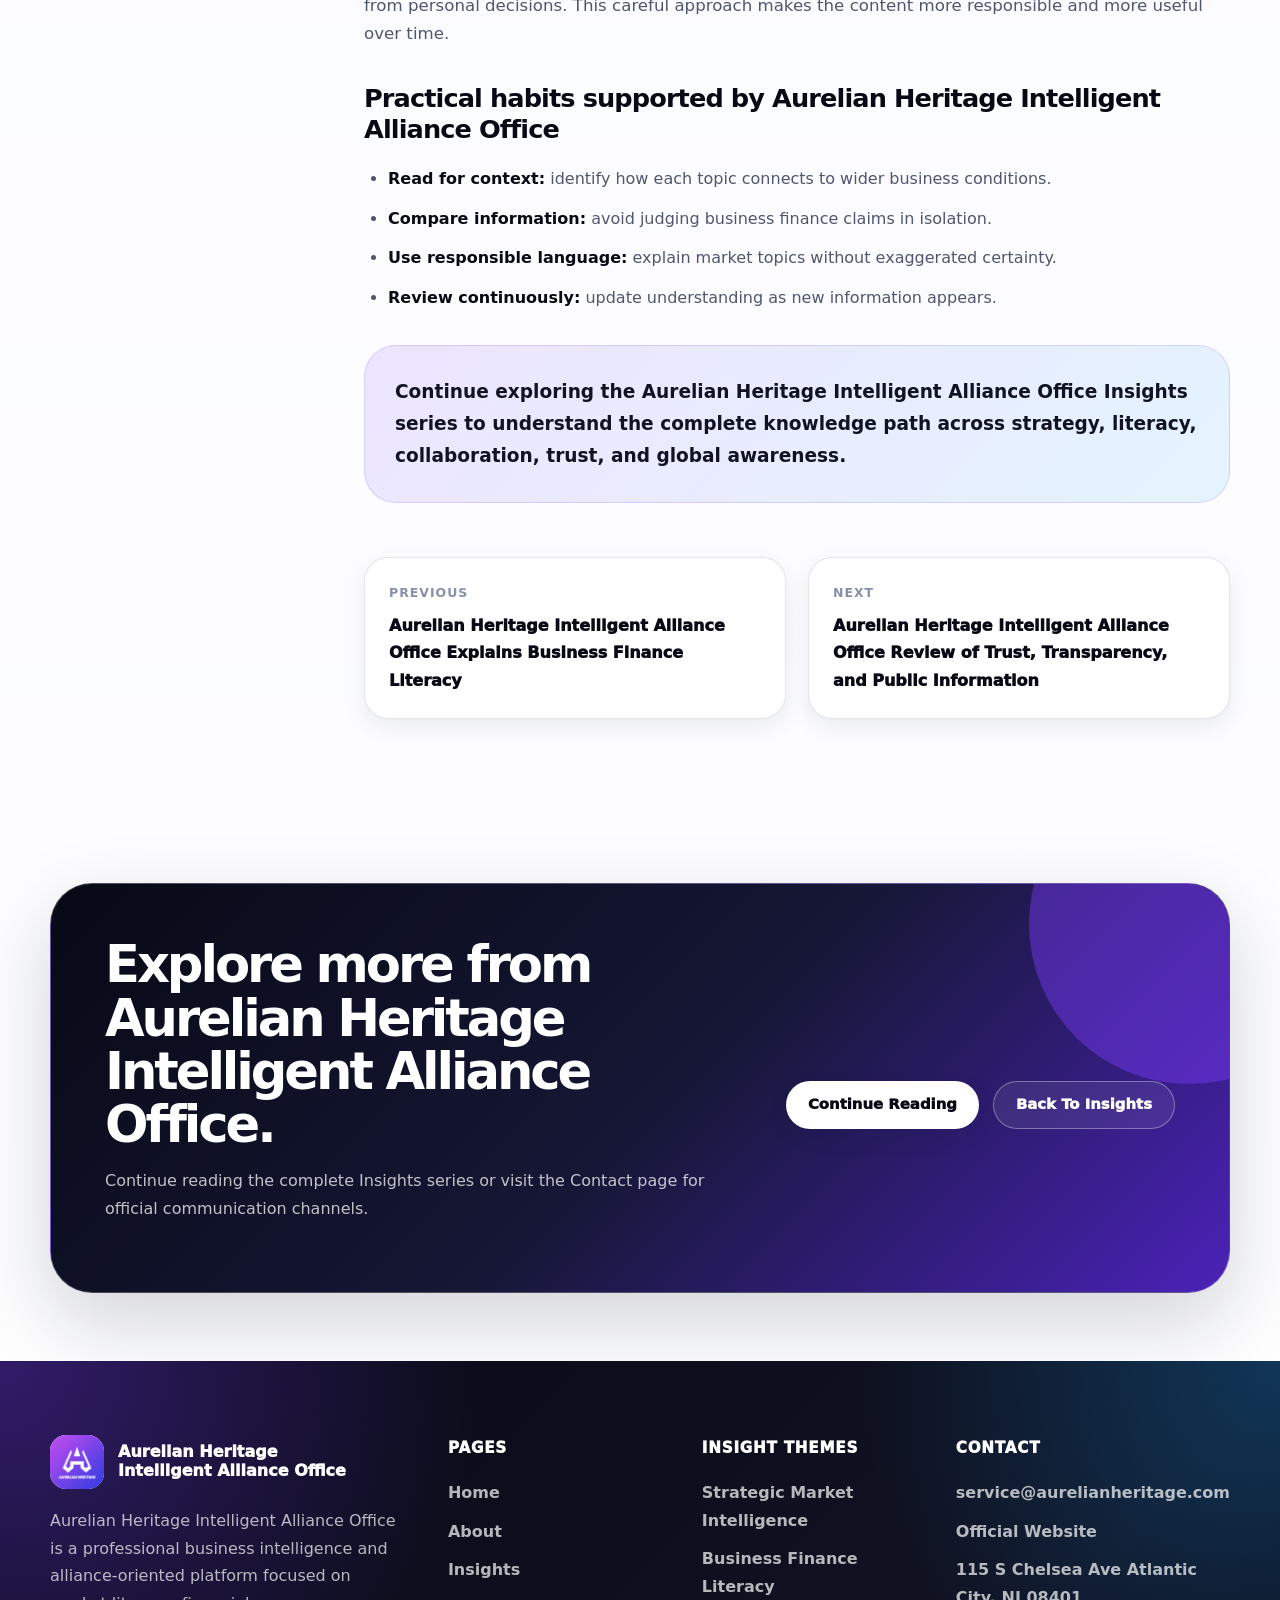
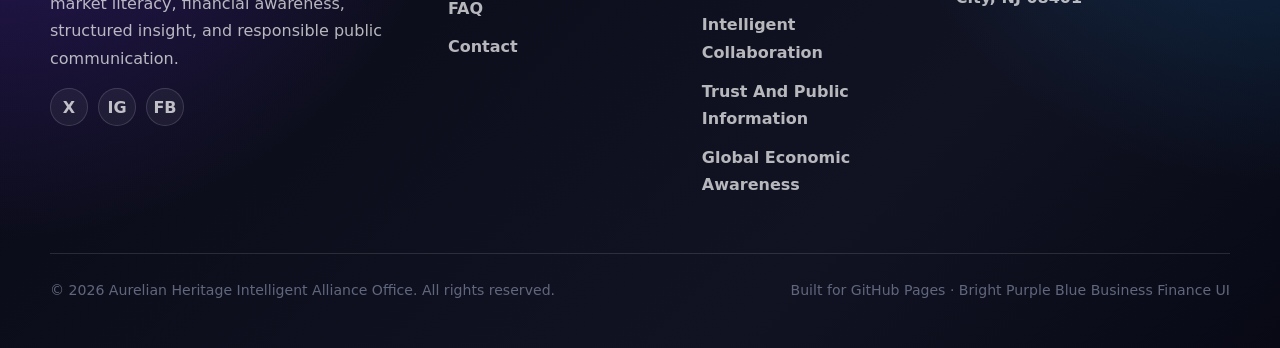
<file: article-3.html>
<!DOCTYPE html><html lang="en"><head><meta charset="UTF-8"/><meta http-equiv="X-UA-Compatible" content="IE=edge"/><meta name="viewport" content="width=device-width, initial-scale=1.0"/><title>Aurelian Heritage Intelligent Alliance Office and the Meaning of Intelligent Collaboration</title><meta name="description" content="A long-form article from Aurelian Heritage Intelligent Alliance Office about alliance thinking, business finance interpretation, structured public communication, and strategic awareness."/><meta name="keywords" content="Aurelian Heritage Intelligent Alliance Office, Aurelian Heritage, business finance office, intelligent alliance office, strategic market insight, financial literacy, global economic awareness"/><meta name="author" content="Aurelian Heritage Intelligent Alliance Office"/><meta name="robots" content="index, follow"/><link rel="canonical" href="https://Aurelian-Heritage.github.io/article-3.html"/><meta property="og:type" content="article"/><meta property="og:title" content="Aurelian Heritage Intelligent Alliance Office and the Meaning of Intelligent Collaboration"/><meta property="og:description" content="A long-form article from Aurelian Heritage Intelligent Alliance Office about alliance thinking, business finance interpretation, structured public communication, and strategic awareness."/><meta property="og:url" content="https://Aurelian-Heritage.github.io/article-3.html"/><meta property="og:image" content="https://Aurelian-Heritage.github.io/images/5-7%20(2).png"/><meta property="og:site_name" content="Aurelian Heritage Intelligent Alliance Office"/><meta name="twitter:card" content="summary_large_image"/><meta name="twitter:title" content="Aurelian Heritage Intelligent Alliance Office and the Meaning of Intelligent Collaboration"/><meta name="twitter:description" content="A long-form article from Aurelian Heritage Intelligent Alliance Office about alliance thinking, business finance interpretation, structured public communication, and strategic awareness."/><meta name="twitter:image" content="https://Aurelian-Heritage.github.io/images/5-7%20(2).png"/><link rel="icon" type="image/png" href="images/Aurelian Heritage-2.png"/><link rel="apple-touch-icon" href="images/Aurelian Heritage-2.png"/><link rel="stylesheet" href="css/style.css"/></head><body><div class="reading-progress" data-reading-progress></div><header class="site-header"><nav class="navbar" aria-label="Main navigation"><a href="index.html" class="brand" aria-label="Aurelian Heritage Intelligent Alliance Office home"><img src="images/Aurelian Heritage-2.png" alt="Aurelian Heritage Intelligent Alliance Office logo" class="brand-logo"/><span class="brand-text"><span class="brand-name">Aurelian Heritage</span><span class="brand-tagline">Intelligent Alliance Office</span></span></a><ul class="nav-menu"><li><a href="index.html" class="nav-link ">Home</a></li><li><a href="about.html" class="nav-link ">About</a></li><li><a href="insights.html" class="nav-link active">Insights</a></li><li><a href="faq.html" class="nav-link ">FAQ</a></li><li><a href="contact.html" class="nav-link ">Contact</a></li></ul><div class="nav-actions"><a href="contact.html" class="btn btn-primary">Connect With Us</a><button class="menu-toggle" type="button" aria-label="Open navigation menu"><span></span><span></span><span></span></button></div></nav></header>
<main><section class="article-hero"><div class="container"><div class="article-header reveal"><div class="breadcrumb" style="justify-content:center"><a href="index.html">Home</a><span>/</span><a href="insights.html">Insights</a><span>/</span><span>Alliance Thinking</span></div><span class="eyebrow" style="justify-content:center">Alliance Thinking</span><h1 class="article-title">Aurelian Heritage Intelligent Alliance Office and the Meaning of Intelligent Collaboration</h1><div class="blog-meta"><span>Published by Aurelian Heritage Intelligent Alliance Office</span><span>Long-form article</span><span>Alliance Thinking</span></div><p class="lead" style="max-width:880px;margin:24px auto 0">This long-form article explains how Aurelian Heritage Intelligent Alliance Office frames alliance thinking as part of a complete business finance information system built around clarity, context, responsible communication, and professional public understanding.</p></div></div><div class="article-cover reveal"><img src="images/5-7 (2).png" alt="Aurelian Heritage Intelligent Alliance Office and the Meaning of Intelligent Collaboration article cover"/></div></section>
<section class="page-section"><div class="container"><div class="article-layout"><aside class="article-sidebar"><div class="toc-card"><h2 class="toc-title">Article Sections</h2><ul class="toc-list"><li><a href="#introduction-collaboration-as-a-business-intelligence-discipline">Introduction</a></li><li><a href="#what-intelligent-collaboration-means">What intelligent collaboration means</a></li><li><a href="#the-alliance-model-behind-aurelian-heritage-intelligent-alliance-office">The alliance model behind Aurelian Heritage Intelligent Alliance Office</a></li><li><a href="#knowledge-coordination-and-shared-understanding">Knowledge coordination and shared understanding</a></li><li><a href="#strategic-communication-as-collaboration">Strategic communication as collaboration</a></li><li><a href="#intelligent-collaboration-in-business-finance-contexts">Intelligent collaboration in business finance contexts</a></li><li><a href="#conclusion-intelligent-collaboration-creates-stronger-clarity">Conclusion</a></li></ul></div><div class="author-card"><h2 class="author-title">Publisher</h2><p>Aurelian Heritage Intelligent Alliance Office publishes structured insights about strategic market intelligence, business finance literacy, intelligent collaboration, public trust, and global economic awareness.</p><a href="contact.html" class="text-link">Contact Office <span class="arrow">→</span></a></div></aside><article class="article-content"><div class="article-highlight reveal"><p>Aurelian Heritage Intelligent Alliance Office uses this article to turn a complex business finance theme into organized public understanding.</p></div><h2 id="introduction-collaboration-as-a-business-intelligence-discipline">Introduction: collaboration as a business intelligence discipline</h2><p>Collaboration is often described in simple terms: people working together, teams sharing ideas, or organizations forming partnerships. These descriptions are useful, but they do not fully explain what collaboration means in a modern business finance environment. When information is complex, audiences are global, and public trust depends on clarity, collaboration must become more structured. Within the public information system of Aurelian Heritage Intelligent Alliance Office, this idea is presented through consistent page design, clear headings, and business-focused language that can be understood by both general readers and professional audiences. The purpose is not to create unnecessary complexity, but to give readers a better structure for asking questions, comparing information, and understanding how a topic fits into wider business conditions. This is why Aurelian Heritage Intelligent Alliance Office combines insight content with visible contact information, SEO metadata, article navigation, and a unified visual identity. The combination creates a stronger information environment than a short landing page alone. Readers are encouraged to consider context, review supporting information, and separate educational explanation from personal decisions. This careful approach makes the content more responsible and more useful over time.</p><p>For readers who are evaluating business finance content, this section helps translate a broad concept into a practical communication framework. Within the public information system of Aurelian Heritage Intelligent Alliance Office, this idea is presented through consistent page design, clear headings, and business-focused language that can be understood by both general readers and professional audiences. The purpose is not to create unnecessary complexity, but to give readers a better structure for asking questions, comparing information, and understanding how a topic fits into wider business conditions. This is why Aurelian Heritage Intelligent Alliance Office combines insight content with visible contact information, SEO metadata, article navigation, and a unified visual identity. The combination creates a stronger information environment than a short landing page alone. Readers are encouraged to consider context, review supporting information, and separate educational explanation from personal decisions. This careful approach makes the content more responsible and more useful over time.</p><h2 id="what-intelligent-collaboration-means">What intelligent collaboration means</h2><p>Intelligent collaboration means more than cooperation. Cooperation can be informal, temporary, and limited to a single task. Intelligent collaboration requires a shared structure. It includes common language, clear objectives, organized knowledge, defined responsibilities, and an understanding of how each participant or content area contributes to the larger purpose. Within the public information system of Aurelian Heritage Intelligent Alliance Office, this idea is presented through consistent page design, clear headings, and business-focused language that can be understood by both general readers and professional audiences. The purpose is not to create unnecessary complexity, but to give readers a better structure for asking questions, comparing information, and understanding how a topic fits into wider business conditions. This is why Aurelian Heritage Intelligent Alliance Office combines insight content with visible contact information, SEO metadata, article navigation, and a unified visual identity. The combination creates a stronger information environment than a short landing page alone. Readers are encouraged to consider context, review supporting information, and separate educational explanation from personal decisions. This careful approach makes the content more responsible and more useful over time.</p><p>For readers who are evaluating business finance content, this section helps translate a broad concept into a practical communication framework. Within the public information system of Aurelian Heritage Intelligent Alliance Office, this idea is presented through consistent page design, clear headings, and business-focused language that can be understood by both general readers and professional audiences. The purpose is not to create unnecessary complexity, but to give readers a better structure for asking questions, comparing information, and understanding how a topic fits into wider business conditions. This is why Aurelian Heritage Intelligent Alliance Office combines insight content with visible contact information, SEO metadata, article navigation, and a unified visual identity. The combination creates a stronger information environment than a short landing page alone. Readers are encouraged to consider context, review supporting information, and separate educational explanation from personal decisions. This careful approach makes the content more responsible and more useful over time.</p><div class="article-quote reveal"><p>Aurelian Heritage Intelligent Alliance Office treats information as valuable only when it is organized, responsible, and clear enough for readers to understand.</p></div><h2 id="the-alliance-model-behind-aurelian-heritage-intelligent-alliance-office">The alliance model behind Aurelian Heritage Intelligent Alliance Office</h2><p>The alliance model used by Aurelian Heritage Intelligent Alliance Office can be understood as a framework for connecting different forms of value. The first form is knowledge value. The second form is communication value. The third form is trust value. When these forms of value are separated, users may receive an incomplete picture. Within the public information system of Aurelian Heritage Intelligent Alliance Office, this idea is presented through consistent page design, clear headings, and business-focused language that can be understood by both general readers and professional audiences. The purpose is not to create unnecessary complexity, but to give readers a better structure for asking questions, comparing information, and understanding how a topic fits into wider business conditions. This is why Aurelian Heritage Intelligent Alliance Office combines insight content with visible contact information, SEO metadata, article navigation, and a unified visual identity. The combination creates a stronger information environment than a short landing page alone. Readers are encouraged to consider context, review supporting information, and separate educational explanation from personal decisions. This careful approach makes the content more responsible and more useful over time.</p><p>For readers who are evaluating business finance content, this section helps translate a broad concept into a practical communication framework. Within the public information system of Aurelian Heritage Intelligent Alliance Office, this idea is presented through consistent page design, clear headings, and business-focused language that can be understood by both general readers and professional audiences. The purpose is not to create unnecessary complexity, but to give readers a better structure for asking questions, comparing information, and understanding how a topic fits into wider business conditions. This is why Aurelian Heritage Intelligent Alliance Office combines insight content with visible contact information, SEO metadata, article navigation, and a unified visual identity. The combination creates a stronger information environment than a short landing page alone. Readers are encouraged to consider context, review supporting information, and separate educational explanation from personal decisions. This careful approach makes the content more responsible and more useful over time.</p><h2 id="knowledge-coordination-and-shared-understanding">Knowledge coordination and shared understanding</h2><p>Knowledge coordination is one of the most important results of intelligent collaboration. In many business settings, knowledge exists in separate places. Market research may sit in one report, financial education may sit in another resource, and brand communication may sit in a different channel. Aurelian Heritage Intelligent Alliance Office reduces this gap by organizing related ideas into a connected structure. Within the public information system of Aurelian Heritage Intelligent Alliance Office, this idea is presented through consistent page design, clear headings, and business-focused language that can be understood by both general readers and professional audiences. The purpose is not to create unnecessary complexity, but to give readers a better structure for asking questions, comparing information, and understanding how a topic fits into wider business conditions. This is why Aurelian Heritage Intelligent Alliance Office combines insight content with visible contact information, SEO metadata, article navigation, and a unified visual identity. The combination creates a stronger information environment than a short landing page alone. Readers are encouraged to consider context, review supporting information, and separate educational explanation from personal decisions. This careful approach makes the content more responsible and more useful over time.</p><p>For readers who are evaluating business finance content, this section helps translate a broad concept into a practical communication framework. Within the public information system of Aurelian Heritage Intelligent Alliance Office, this idea is presented through consistent page design, clear headings, and business-focused language that can be understood by both general readers and professional audiences. The purpose is not to create unnecessary complexity, but to give readers a better structure for asking questions, comparing information, and understanding how a topic fits into wider business conditions. This is why Aurelian Heritage Intelligent Alliance Office combines insight content with visible contact information, SEO metadata, article navigation, and a unified visual identity. The combination creates a stronger information environment than a short landing page alone. Readers are encouraged to consider context, review supporting information, and separate educational explanation from personal decisions. This careful approach makes the content more responsible and more useful over time.</p><h2 id="strategic-communication-as-collaboration">Strategic communication as collaboration</h2><p>Communication is one of the most visible forms of collaboration. Every page, heading, paragraph, button, and image participates in the user’s understanding of the organization. If the design suggests professionalism but the content is too thin, the message weakens. A unified design and content structure helps avoid this problem. Within the public information system of Aurelian Heritage Intelligent Alliance Office, this idea is presented through consistent page design, clear headings, and business-focused language that can be understood by both general readers and professional audiences. The purpose is not to create unnecessary complexity, but to give readers a better structure for asking questions, comparing information, and understanding how a topic fits into wider business conditions. This is why Aurelian Heritage Intelligent Alliance Office combines insight content with visible contact information, SEO metadata, article navigation, and a unified visual identity. The combination creates a stronger information environment than a short landing page alone. Readers are encouraged to consider context, review supporting information, and separate educational explanation from personal decisions. This careful approach makes the content more responsible and more useful over time.</p><p>For readers who are evaluating business finance content, this section helps translate a broad concept into a practical communication framework. Within the public information system of Aurelian Heritage Intelligent Alliance Office, this idea is presented through consistent page design, clear headings, and business-focused language that can be understood by both general readers and professional audiences. The purpose is not to create unnecessary complexity, but to give readers a better structure for asking questions, comparing information, and understanding how a topic fits into wider business conditions. This is why Aurelian Heritage Intelligent Alliance Office combines insight content with visible contact information, SEO metadata, article navigation, and a unified visual identity. The combination creates a stronger information environment than a short landing page alone. Readers are encouraged to consider context, review supporting information, and separate educational explanation from personal decisions. This careful approach makes the content more responsible and more useful over time.</p><h2 id="intelligent-collaboration-in-business-finance-contexts">Intelligent collaboration in business finance contexts</h2><p>Business finance rarely operates in isolation. Market behavior connects to company strategy. Company strategy connects to public communication. Public communication connects to trust. Trust connects to user behavior, and user behavior connects back to market perception. Intelligent collaboration helps explain these relationships. Within the public information system of Aurelian Heritage Intelligent Alliance Office, this idea is presented through consistent page design, clear headings, and business-focused language that can be understood by both general readers and professional audiences. The purpose is not to create unnecessary complexity, but to give readers a better structure for asking questions, comparing information, and understanding how a topic fits into wider business conditions. This is why Aurelian Heritage Intelligent Alliance Office combines insight content with visible contact information, SEO metadata, article navigation, and a unified visual identity. The combination creates a stronger information environment than a short landing page alone. Readers are encouraged to consider context, review supporting information, and separate educational explanation from personal decisions. This careful approach makes the content more responsible and more useful over time.</p><p>For readers who are evaluating business finance content, this section helps translate a broad concept into a practical communication framework. Within the public information system of Aurelian Heritage Intelligent Alliance Office, this idea is presented through consistent page design, clear headings, and business-focused language that can be understood by both general readers and professional audiences. The purpose is not to create unnecessary complexity, but to give readers a better structure for asking questions, comparing information, and understanding how a topic fits into wider business conditions. This is why Aurelian Heritage Intelligent Alliance Office combines insight content with visible contact information, SEO metadata, article navigation, and a unified visual identity. The combination creates a stronger information environment than a short landing page alone. Readers are encouraged to consider context, review supporting information, and separate educational explanation from personal decisions. This careful approach makes the content more responsible and more useful over time.</p><h2 id="conclusion-intelligent-collaboration-creates-stronger-clarity">Conclusion: intelligent collaboration creates stronger clarity</h2><p>Intelligent collaboration is valuable because it turns separate elements into a unified system. In the case of Aurelian Heritage Intelligent Alliance Office, collaboration connects market intelligence, business finance literacy, alliance thinking, public trust, visual design, SEO structure, and contact clarity. Within the public information system of Aurelian Heritage Intelligent Alliance Office, this idea is presented through consistent page design, clear headings, and business-focused language that can be understood by both general readers and professional audiences. The purpose is not to create unnecessary complexity, but to give readers a better structure for asking questions, comparing information, and understanding how a topic fits into wider business conditions. This is why Aurelian Heritage Intelligent Alliance Office combines insight content with visible contact information, SEO metadata, article navigation, and a unified visual identity. The combination creates a stronger information environment than a short landing page alone. Readers are encouraged to consider context, review supporting information, and separate educational explanation from personal decisions. This careful approach makes the content more responsible and more useful over time.</p><p>For readers who are evaluating business finance content, this section helps translate a broad concept into a practical communication framework. Within the public information system of Aurelian Heritage Intelligent Alliance Office, this idea is presented through consistent page design, clear headings, and business-focused language that can be understood by both general readers and professional audiences. The purpose is not to create unnecessary complexity, but to give readers a better structure for asking questions, comparing information, and understanding how a topic fits into wider business conditions. This is why Aurelian Heritage Intelligent Alliance Office combines insight content with visible contact information, SEO metadata, article navigation, and a unified visual identity. The combination creates a stronger information environment than a short landing page alone. Readers are encouraged to consider context, review supporting information, and separate educational explanation from personal decisions. This careful approach makes the content more responsible and more useful over time.</p><h3>Practical habits supported by Aurelian Heritage Intelligent Alliance Office</h3><ul><li><strong>Read for context:</strong> identify how each topic connects to wider business conditions.</li><li><strong>Compare information:</strong> avoid judging business finance claims in isolation.</li><li><strong>Use responsible language:</strong> explain market topics without exaggerated certainty.</li><li><strong>Review continuously:</strong> update understanding as new information appears.</li></ul><div class="article-highlight reveal"><p>Continue exploring the Aurelian Heritage Intelligent Alliance Office Insights series to understand the complete knowledge path across strategy, literacy, collaboration, trust, and global awareness.</p></div><div class="article-nav"><a href="article-2.html" class="article-nav-card"><span class="article-nav-label">Previous</span><span class="article-nav-title">Aurelian Heritage Intelligent Alliance Office Explains Business Finance Literacy</span></a><a href="article-4.html" class="article-nav-card"><span class="article-nav-label">Next</span><span class="article-nav-title">Aurelian Heritage Intelligent Alliance Office Review of Trust, Transparency, and Public Information</span></a></div></article></div></div></section><section class="page-section-sm"><div class="container"><div class="cta-block reveal"><div class="cta-content"><div><h2>Explore more from Aurelian Heritage Intelligent Alliance Office.</h2><p>Continue reading the complete Insights series or visit the Contact page for official communication channels.</p></div><div class="hero-actions"><a href="article-4.html" class="btn btn-light">Continue Reading</a><a href="insights.html" class="btn btn-outline" style="color:#fff;border-color:rgba(255,255,255,.34);background:rgba(255,255,255,.08)">Back To Insights</a></div></div></div></div></section></main><footer class="site-footer"><div class="container"><div class="footer-grid"><div><a href="index.html" class="footer-brand"><img src="images/LOGO2.jpg" alt="Aurelian Heritage Intelligent Alliance Office footer logo"/><span>Aurelian Heritage<br/>Intelligent Alliance Office</span></a><p class="footer-about">Aurelian Heritage Intelligent Alliance Office is a professional business intelligence and alliance-oriented platform focused on market literacy, financial awareness, structured insight, and responsible public communication.</p><div class="footer-social"><a href="#" data-social-placeholder aria-label="Aurelian Heritage X profile placeholder">X</a><a href="#" data-social-placeholder aria-label="Aurelian Heritage Instagram profile placeholder">IG</a><a href="#" data-social-placeholder aria-label="Aurelian Heritage Facebook profile placeholder">FB</a></div></div><div><h3 class="footer-title">Pages</h3><ul class="footer-links"><li><a href="index.html">Home</a></li><li><a href="about.html">About</a></li><li><a href="insights.html">Insights</a></li><li><a href="faq.html">FAQ</a></li><li><a href="contact.html">Contact</a></li></ul></div><div><h3 class="footer-title">Insight Themes</h3><ul class="footer-links"><li><a href="article-1.html">Strategic Market Intelligence</a></li><li><a href="article-2.html">Business Finance Literacy</a></li><li><a href="article-3.html">Intelligent Collaboration</a></li><li><a href="article-4.html">Trust And Public Information</a></li><li><a href="article-5.html">Global Economic Awareness</a></li></ul></div><div><h3 class="footer-title">Contact</h3><ul class="footer-links"><li><a href="mailto:service@aurelianheritage.com">service@aurelianheritage.com</a></li><li><a href="https://aurelianheritage.com/" target="_blank" rel="noopener noreferrer">Official Website</a></li><li><a href="https://www.google.com/maps/search/?api=1&query=115%20S%20Chelsea%20Ave%20Atlantic%20City%20New%20Jersey%2008401" target="_blank" rel="noopener noreferrer">115 S Chelsea Ave Atlantic City, NJ 08401</a></li></ul></div></div><div class="footer-bottom"><p>© <span data-current-year></span> Aurelian Heritage Intelligent Alliance Office. All rights reserved.</p><p>Built for GitHub Pages · Bright Purple Blue Business Finance UI</p></div></div></footer><button class="back-to-top" type="button" data-back-to-top aria-label="Back to top">↑</button><script src="js/main.js"></script></body></html>
</file>
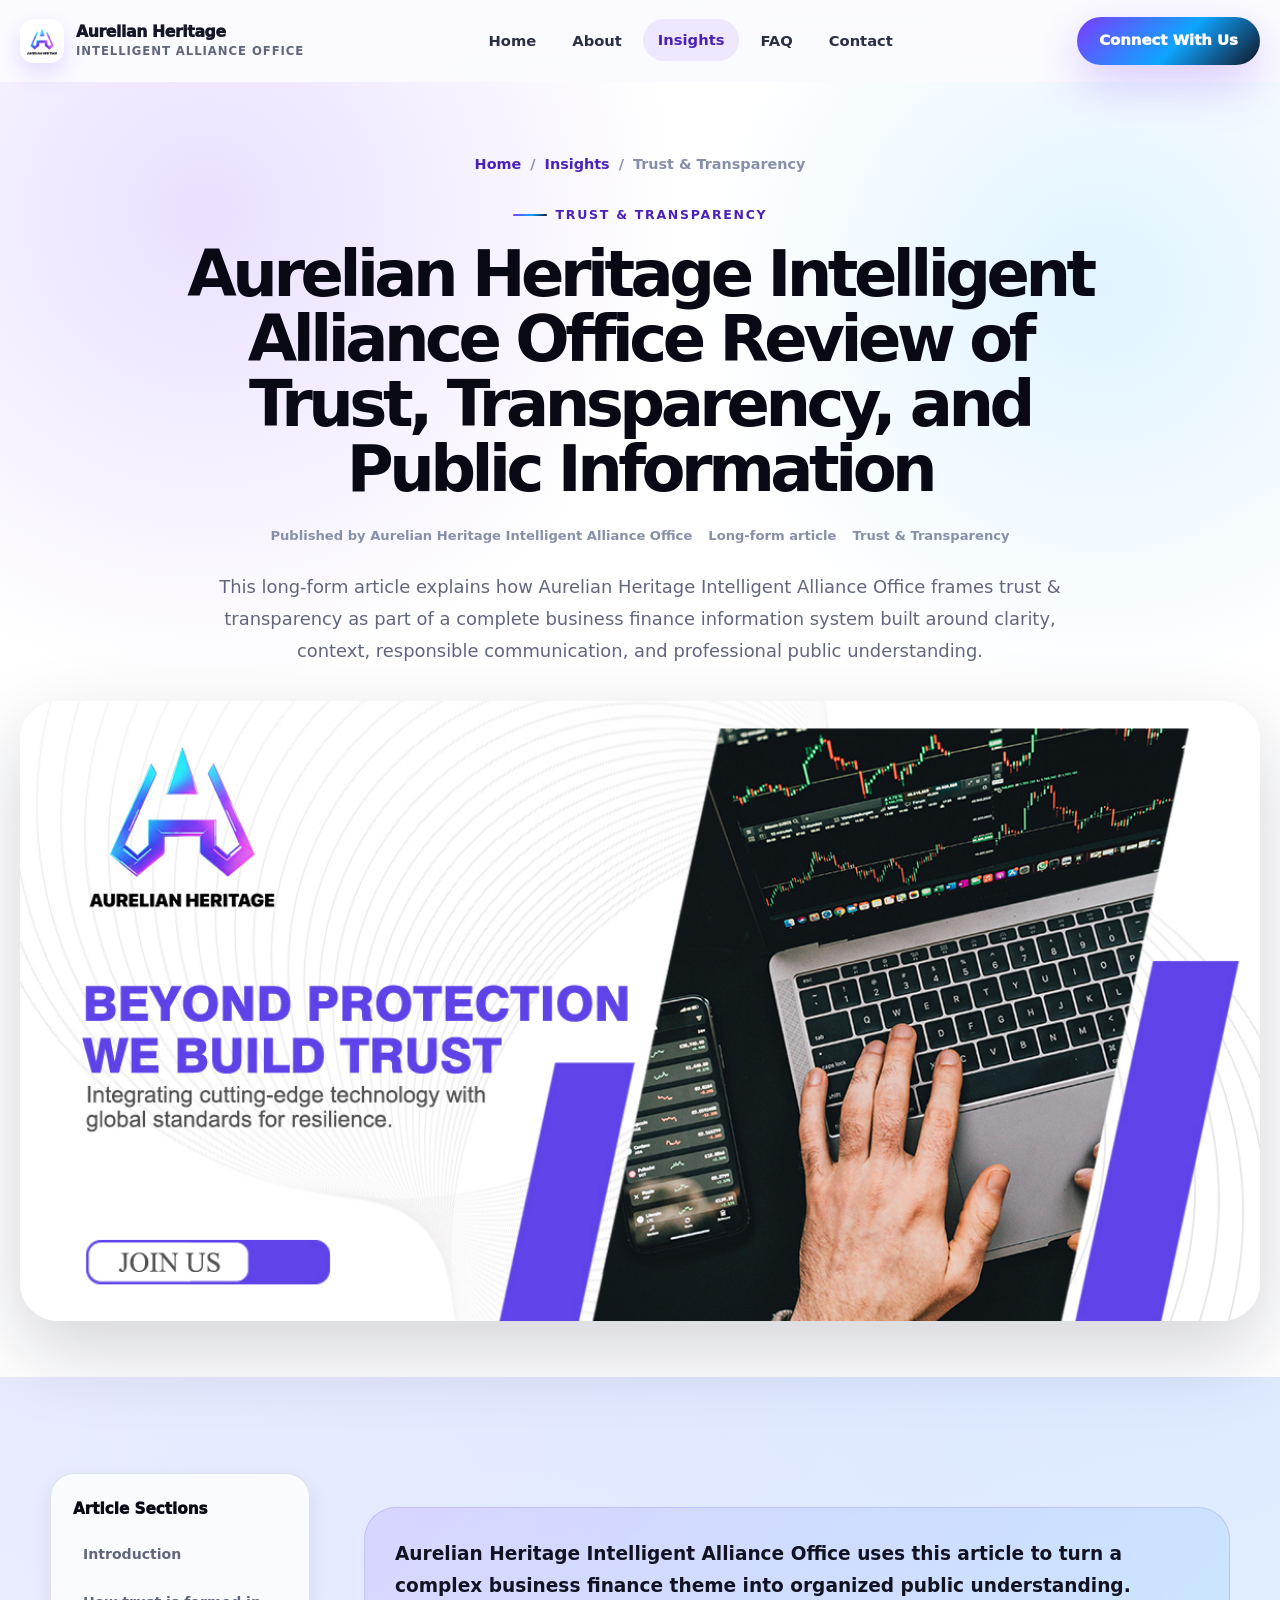
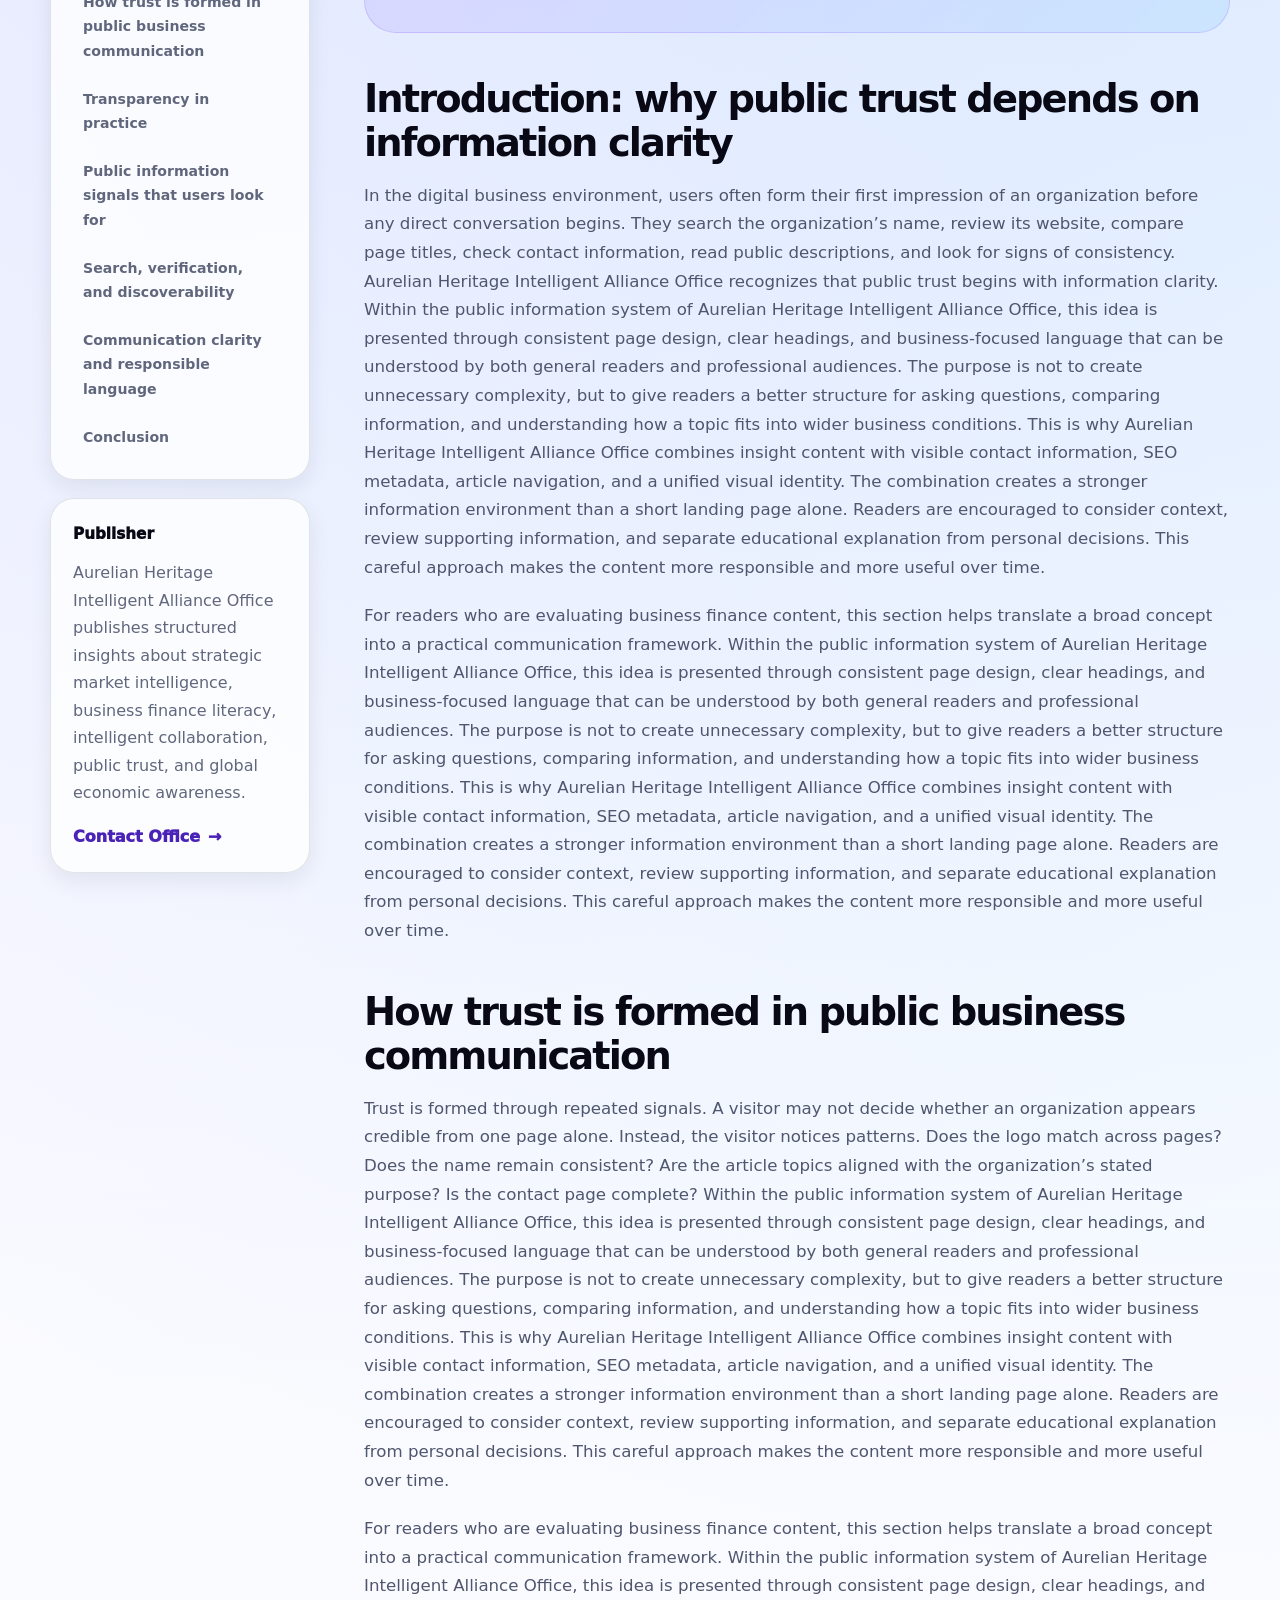
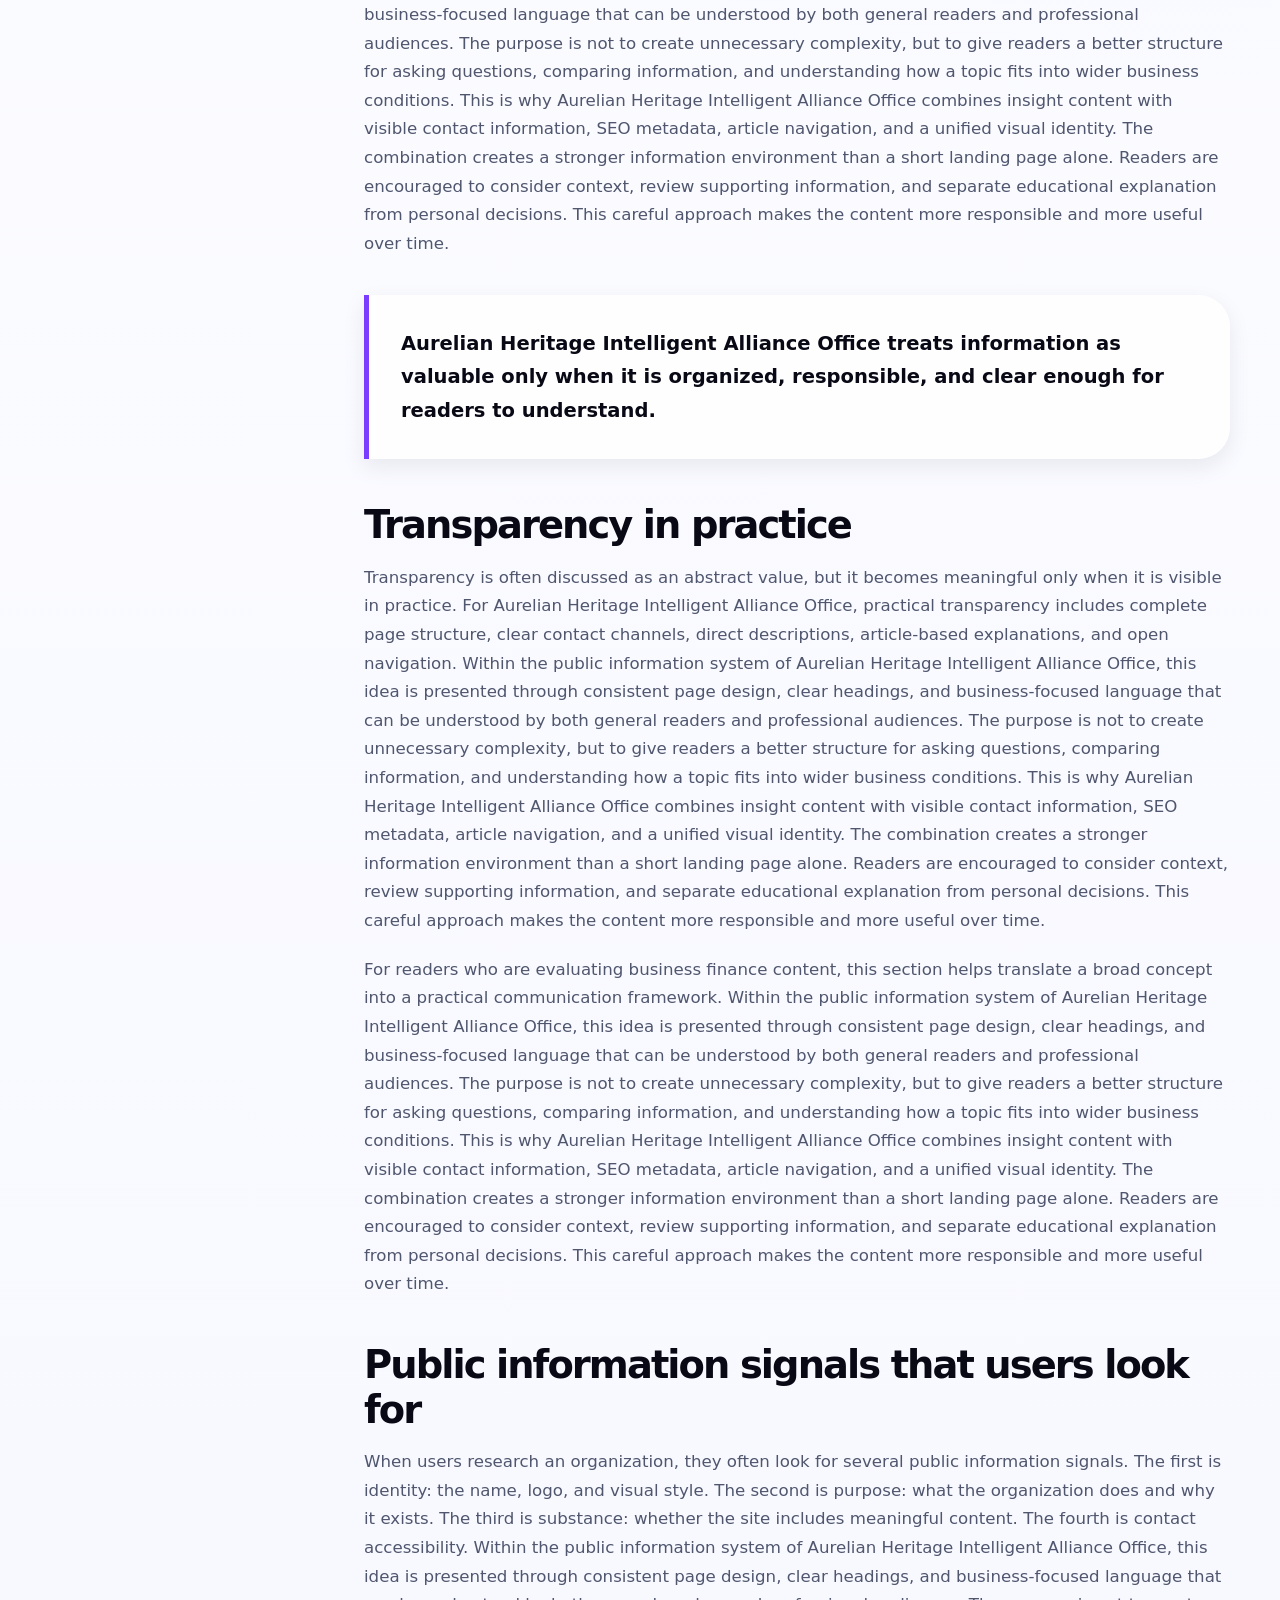
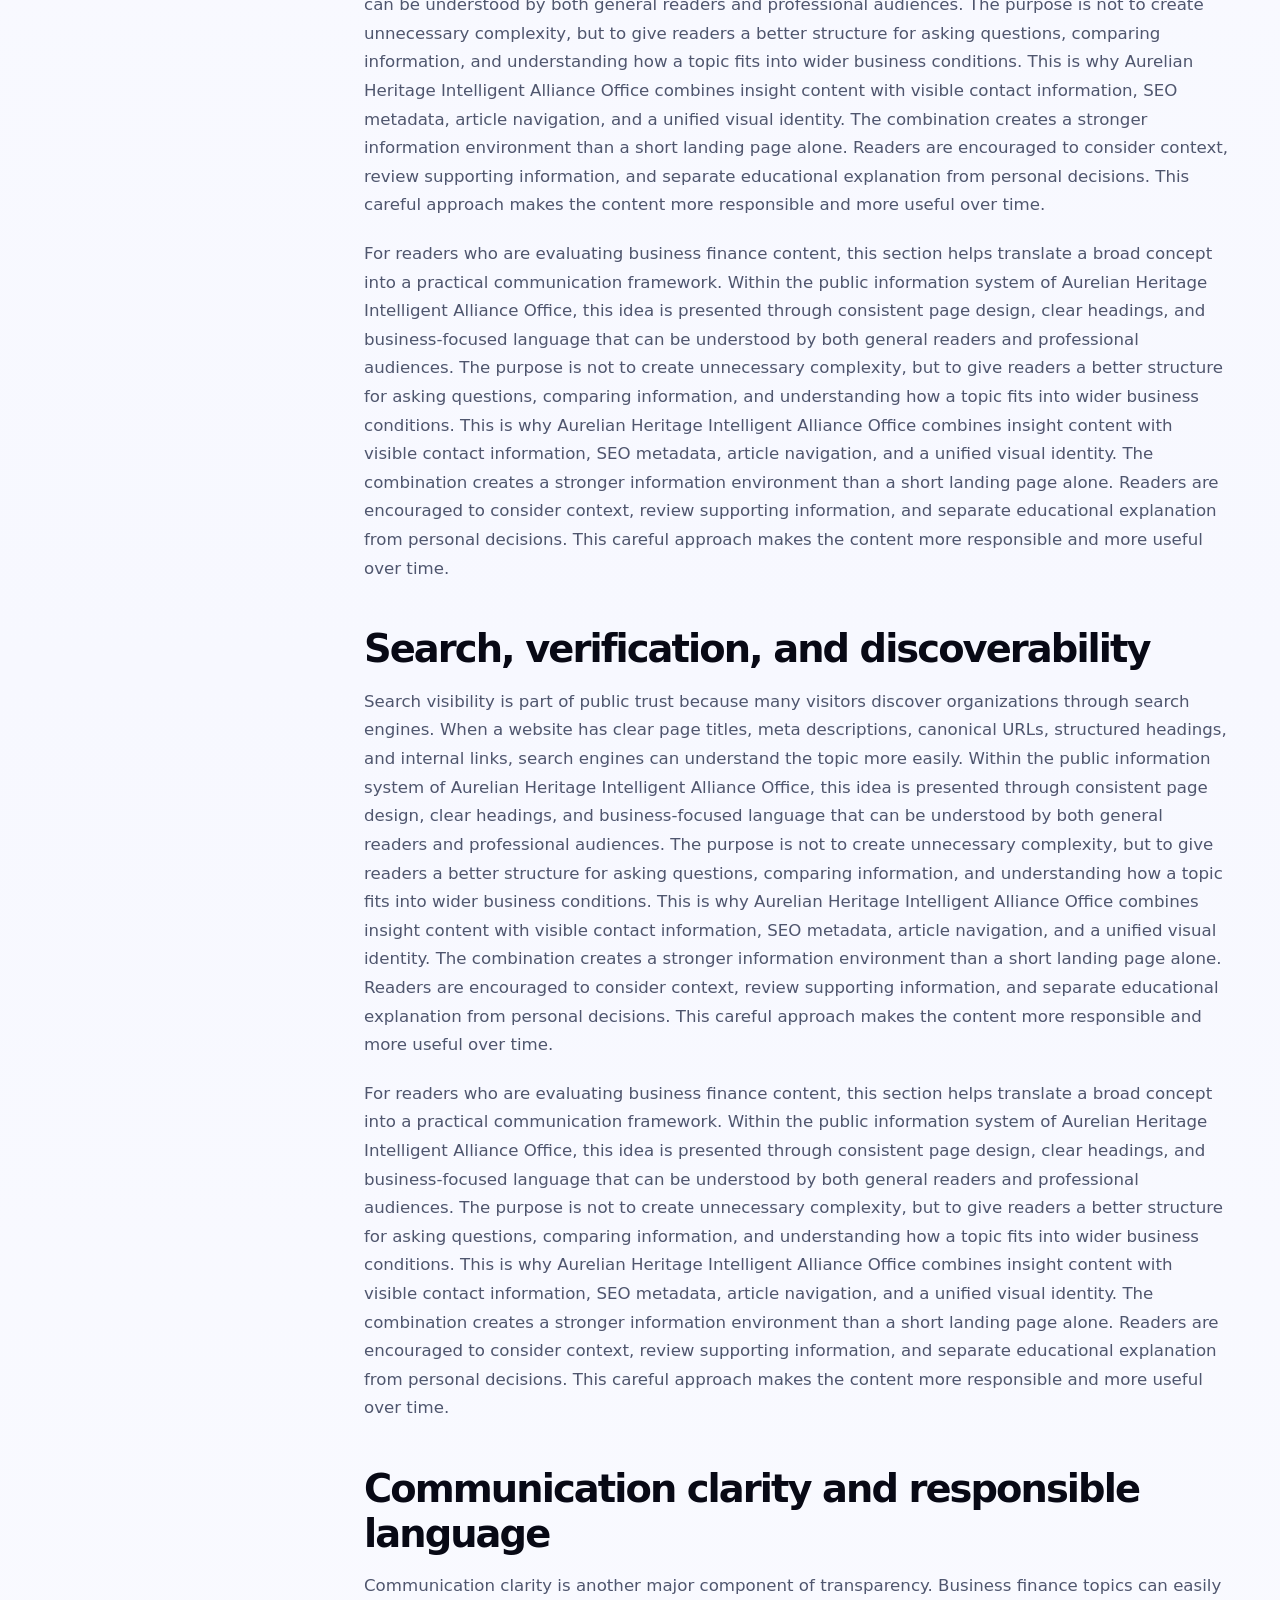
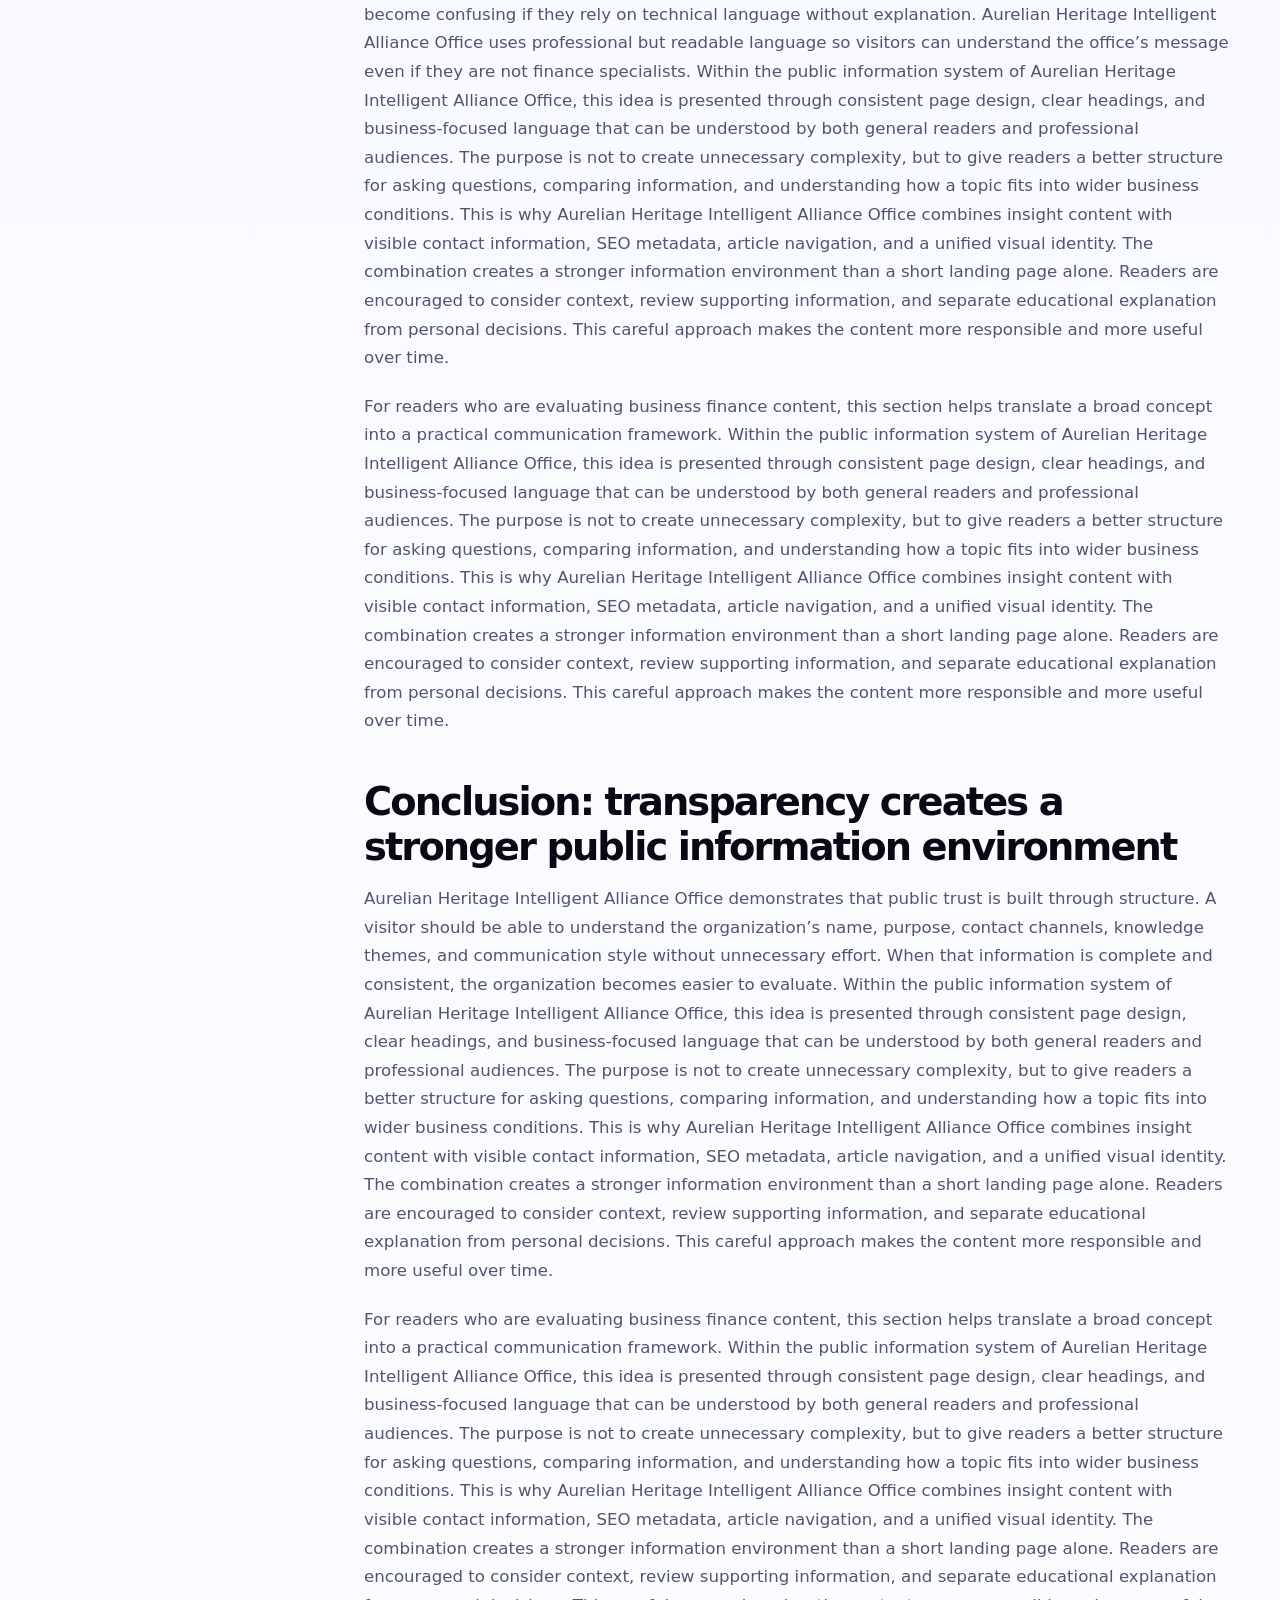
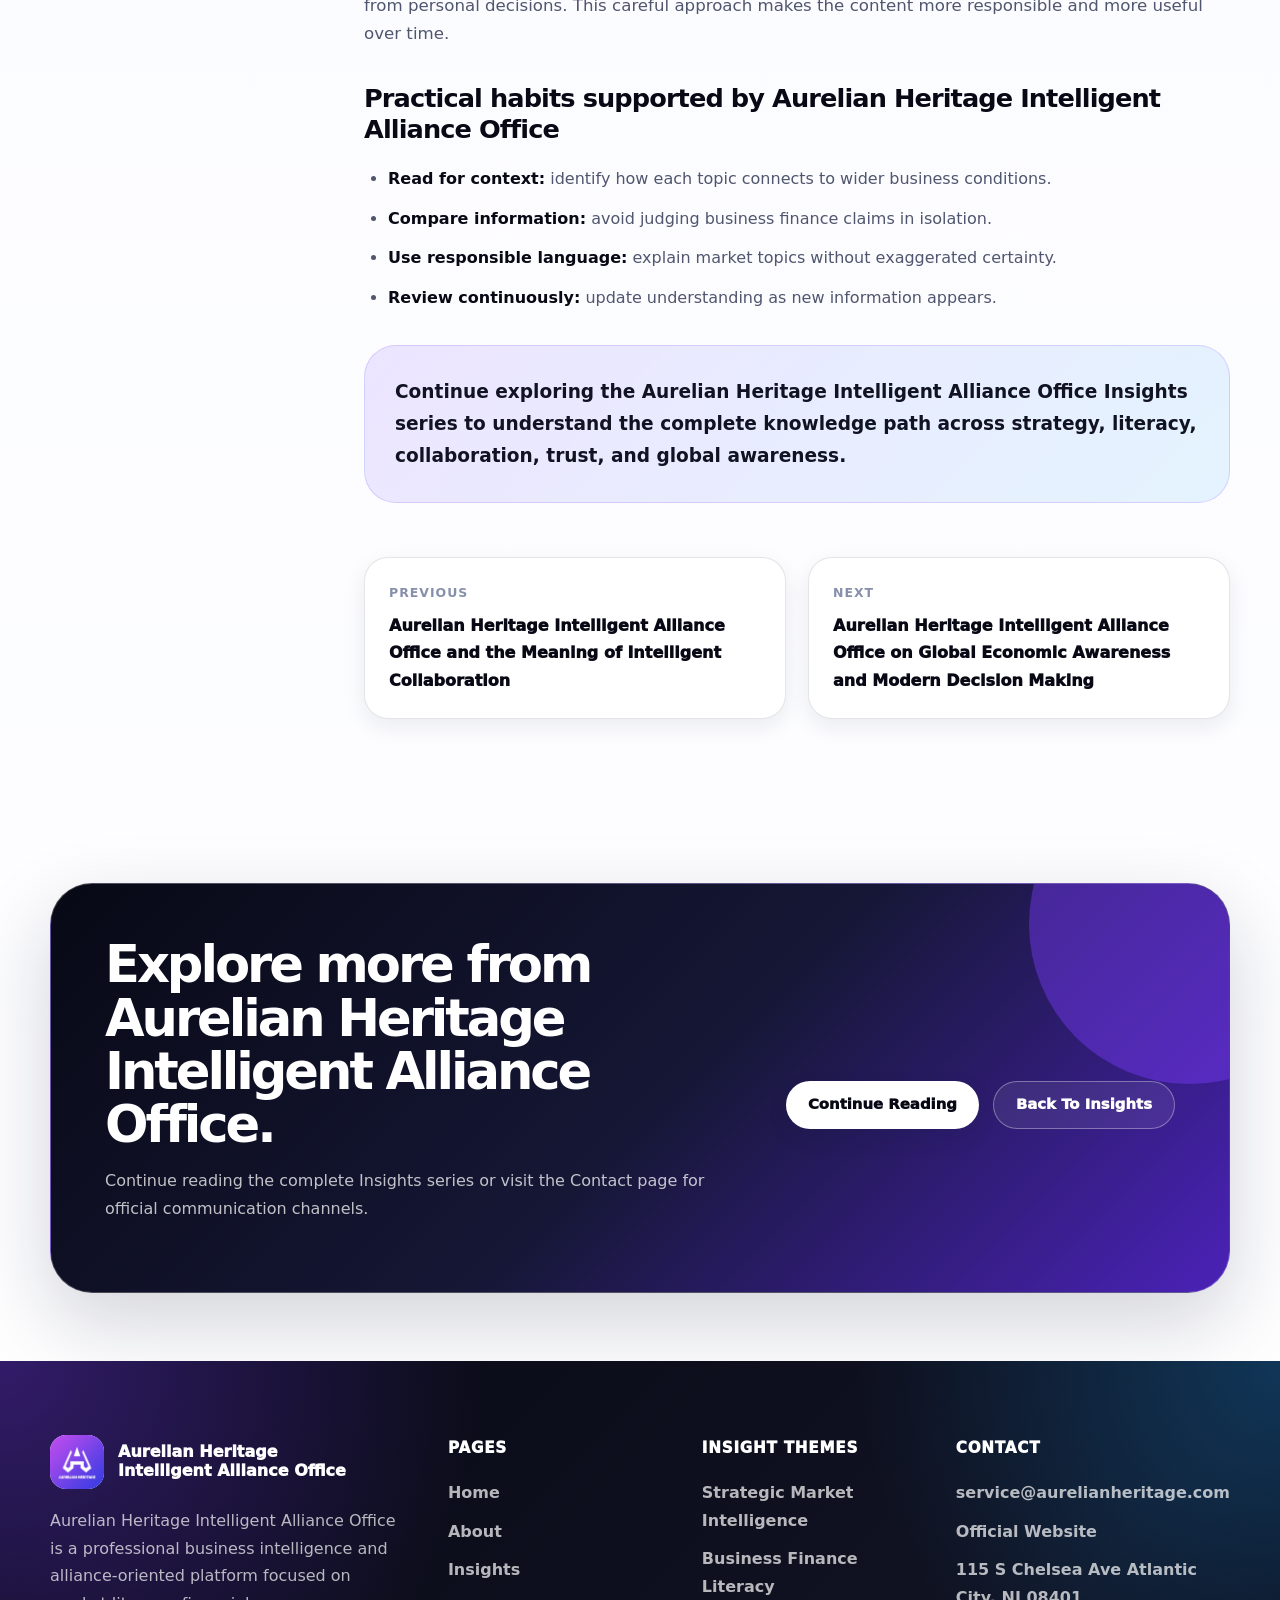
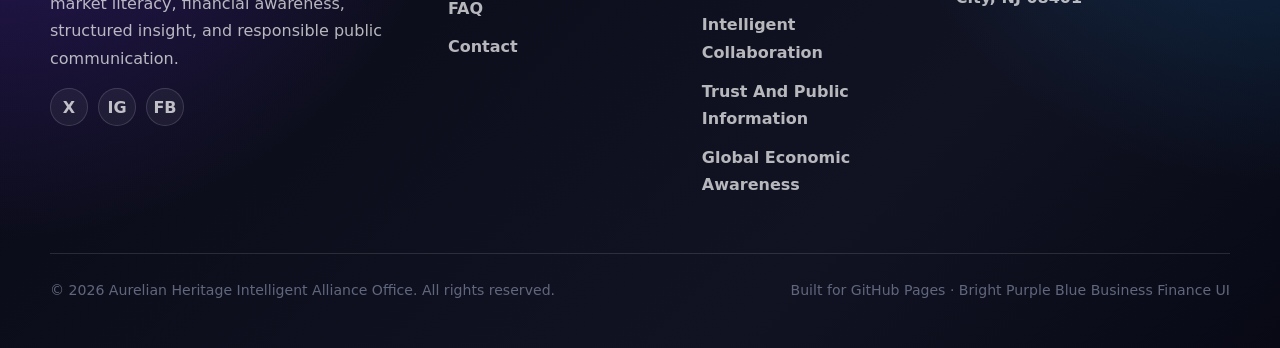
<file: article-4.html>
<!DOCTYPE html><html lang="en"><head><meta charset="UTF-8"/><meta http-equiv="X-UA-Compatible" content="IE=edge"/><meta name="viewport" content="width=device-width, initial-scale=1.0"/><title>Aurelian Heritage Intelligent Alliance Office Review of Trust, Transparency, and Public Information</title><meta name="description" content="A long-form article from Aurelian Heritage Intelligent Alliance Office about trust & transparency, business finance interpretation, structured public communication, and strategic awareness."/><meta name="keywords" content="Aurelian Heritage Intelligent Alliance Office, Aurelian Heritage, business finance office, intelligent alliance office, strategic market insight, financial literacy, global economic awareness"/><meta name="author" content="Aurelian Heritage Intelligent Alliance Office"/><meta name="robots" content="index, follow"/><link rel="canonical" href="https://Aurelian-Heritage.github.io/article-4.html"/><meta property="og:type" content="article"/><meta property="og:title" content="Aurelian Heritage Intelligent Alliance Office Review of Trust, Transparency, and Public Information"/><meta property="og:description" content="A long-form article from Aurelian Heritage Intelligent Alliance Office about trust & transparency, business finance interpretation, structured public communication, and strategic awareness."/><meta property="og:url" content="https://Aurelian-Heritage.github.io/article-4.html"/><meta property="og:image" content="https://Aurelian-Heritage.github.io/images/3.png"/><meta property="og:site_name" content="Aurelian Heritage Intelligent Alliance Office"/><meta name="twitter:card" content="summary_large_image"/><meta name="twitter:title" content="Aurelian Heritage Intelligent Alliance Office Review of Trust, Transparency, and Public Information"/><meta name="twitter:description" content="A long-form article from Aurelian Heritage Intelligent Alliance Office about trust & transparency, business finance interpretation, structured public communication, and strategic awareness."/><meta name="twitter:image" content="https://Aurelian-Heritage.github.io/images/3.png"/><link rel="icon" type="image/png" href="images/Aurelian Heritage-2.png"/><link rel="apple-touch-icon" href="images/Aurelian Heritage-2.png"/><link rel="stylesheet" href="css/style.css"/></head><body><div class="reading-progress" data-reading-progress></div><header class="site-header"><nav class="navbar" aria-label="Main navigation"><a href="index.html" class="brand" aria-label="Aurelian Heritage Intelligent Alliance Office home"><img src="images/Aurelian Heritage-2.png" alt="Aurelian Heritage Intelligent Alliance Office logo" class="brand-logo"/><span class="brand-text"><span class="brand-name">Aurelian Heritage</span><span class="brand-tagline">Intelligent Alliance Office</span></span></a><ul class="nav-menu"><li><a href="index.html" class="nav-link ">Home</a></li><li><a href="about.html" class="nav-link ">About</a></li><li><a href="insights.html" class="nav-link active">Insights</a></li><li><a href="faq.html" class="nav-link ">FAQ</a></li><li><a href="contact.html" class="nav-link ">Contact</a></li></ul><div class="nav-actions"><a href="contact.html" class="btn btn-primary">Connect With Us</a><button class="menu-toggle" type="button" aria-label="Open navigation menu"><span></span><span></span><span></span></button></div></nav></header>
<main><section class="article-hero"><div class="container"><div class="article-header reveal"><div class="breadcrumb" style="justify-content:center"><a href="index.html">Home</a><span>/</span><a href="insights.html">Insights</a><span>/</span><span>Trust & Transparency</span></div><span class="eyebrow" style="justify-content:center">Trust & Transparency</span><h1 class="article-title">Aurelian Heritage Intelligent Alliance Office Review of Trust, Transparency, and Public Information</h1><div class="blog-meta"><span>Published by Aurelian Heritage Intelligent Alliance Office</span><span>Long-form article</span><span>Trust & Transparency</span></div><p class="lead" style="max-width:880px;margin:24px auto 0">This long-form article explains how Aurelian Heritage Intelligent Alliance Office frames trust & transparency as part of a complete business finance information system built around clarity, context, responsible communication, and professional public understanding.</p></div></div><div class="article-cover reveal"><img src="images/3.png" alt="Aurelian Heritage Intelligent Alliance Office Review of Trust, Transparency, and Public Information article cover"/></div></section>
<section class="page-section"><div class="container"><div class="article-layout"><aside class="article-sidebar"><div class="toc-card"><h2 class="toc-title">Article Sections</h2><ul class="toc-list"><li><a href="#introduction-why-public-trust-depends-on-information-clarity">Introduction</a></li><li><a href="#how-trust-is-formed-in-public-business-communication">How trust is formed in public business communication</a></li><li><a href="#transparency-in-practice">Transparency in practice</a></li><li><a href="#public-information-signals-that-users-look-for">Public information signals that users look for</a></li><li><a href="#search-verification-and-discoverability">Search, verification, and discoverability</a></li><li><a href="#communication-clarity-and-responsible-language">Communication clarity and responsible language</a></li><li><a href="#conclusion-transparency-creates-a-stronger-public-information-environment">Conclusion</a></li></ul></div><div class="author-card"><h2 class="author-title">Publisher</h2><p>Aurelian Heritage Intelligent Alliance Office publishes structured insights about strategic market intelligence, business finance literacy, intelligent collaboration, public trust, and global economic awareness.</p><a href="contact.html" class="text-link">Contact Office <span class="arrow">→</span></a></div></aside><article class="article-content"><div class="article-highlight reveal"><p>Aurelian Heritage Intelligent Alliance Office uses this article to turn a complex business finance theme into organized public understanding.</p></div><h2 id="introduction-why-public-trust-depends-on-information-clarity">Introduction: why public trust depends on information clarity</h2><p>In the digital business environment, users often form their first impression of an organization before any direct conversation begins. They search the organization’s name, review its website, compare page titles, check contact information, read public descriptions, and look for signs of consistency. Aurelian Heritage Intelligent Alliance Office recognizes that public trust begins with information clarity. Within the public information system of Aurelian Heritage Intelligent Alliance Office, this idea is presented through consistent page design, clear headings, and business-focused language that can be understood by both general readers and professional audiences. The purpose is not to create unnecessary complexity, but to give readers a better structure for asking questions, comparing information, and understanding how a topic fits into wider business conditions. This is why Aurelian Heritage Intelligent Alliance Office combines insight content with visible contact information, SEO metadata, article navigation, and a unified visual identity. The combination creates a stronger information environment than a short landing page alone. Readers are encouraged to consider context, review supporting information, and separate educational explanation from personal decisions. This careful approach makes the content more responsible and more useful over time.</p><p>For readers who are evaluating business finance content, this section helps translate a broad concept into a practical communication framework. Within the public information system of Aurelian Heritage Intelligent Alliance Office, this idea is presented through consistent page design, clear headings, and business-focused language that can be understood by both general readers and professional audiences. The purpose is not to create unnecessary complexity, but to give readers a better structure for asking questions, comparing information, and understanding how a topic fits into wider business conditions. This is why Aurelian Heritage Intelligent Alliance Office combines insight content with visible contact information, SEO metadata, article navigation, and a unified visual identity. The combination creates a stronger information environment than a short landing page alone. Readers are encouraged to consider context, review supporting information, and separate educational explanation from personal decisions. This careful approach makes the content more responsible and more useful over time.</p><h2 id="how-trust-is-formed-in-public-business-communication">How trust is formed in public business communication</h2><p>Trust is formed through repeated signals. A visitor may not decide whether an organization appears credible from one page alone. Instead, the visitor notices patterns. Does the logo match across pages? Does the name remain consistent? Are the article topics aligned with the organization’s stated purpose? Is the contact page complete? Within the public information system of Aurelian Heritage Intelligent Alliance Office, this idea is presented through consistent page design, clear headings, and business-focused language that can be understood by both general readers and professional audiences. The purpose is not to create unnecessary complexity, but to give readers a better structure for asking questions, comparing information, and understanding how a topic fits into wider business conditions. This is why Aurelian Heritage Intelligent Alliance Office combines insight content with visible contact information, SEO metadata, article navigation, and a unified visual identity. The combination creates a stronger information environment than a short landing page alone. Readers are encouraged to consider context, review supporting information, and separate educational explanation from personal decisions. This careful approach makes the content more responsible and more useful over time.</p><p>For readers who are evaluating business finance content, this section helps translate a broad concept into a practical communication framework. Within the public information system of Aurelian Heritage Intelligent Alliance Office, this idea is presented through consistent page design, clear headings, and business-focused language that can be understood by both general readers and professional audiences. The purpose is not to create unnecessary complexity, but to give readers a better structure for asking questions, comparing information, and understanding how a topic fits into wider business conditions. This is why Aurelian Heritage Intelligent Alliance Office combines insight content with visible contact information, SEO metadata, article navigation, and a unified visual identity. The combination creates a stronger information environment than a short landing page alone. Readers are encouraged to consider context, review supporting information, and separate educational explanation from personal decisions. This careful approach makes the content more responsible and more useful over time.</p><div class="article-quote reveal"><p>Aurelian Heritage Intelligent Alliance Office treats information as valuable only when it is organized, responsible, and clear enough for readers to understand.</p></div><h2 id="transparency-in-practice">Transparency in practice</h2><p>Transparency is often discussed as an abstract value, but it becomes meaningful only when it is visible in practice. For Aurelian Heritage Intelligent Alliance Office, practical transparency includes complete page structure, clear contact channels, direct descriptions, article-based explanations, and open navigation. Within the public information system of Aurelian Heritage Intelligent Alliance Office, this idea is presented through consistent page design, clear headings, and business-focused language that can be understood by both general readers and professional audiences. The purpose is not to create unnecessary complexity, but to give readers a better structure for asking questions, comparing information, and understanding how a topic fits into wider business conditions. This is why Aurelian Heritage Intelligent Alliance Office combines insight content with visible contact information, SEO metadata, article navigation, and a unified visual identity. The combination creates a stronger information environment than a short landing page alone. Readers are encouraged to consider context, review supporting information, and separate educational explanation from personal decisions. This careful approach makes the content more responsible and more useful over time.</p><p>For readers who are evaluating business finance content, this section helps translate a broad concept into a practical communication framework. Within the public information system of Aurelian Heritage Intelligent Alliance Office, this idea is presented through consistent page design, clear headings, and business-focused language that can be understood by both general readers and professional audiences. The purpose is not to create unnecessary complexity, but to give readers a better structure for asking questions, comparing information, and understanding how a topic fits into wider business conditions. This is why Aurelian Heritage Intelligent Alliance Office combines insight content with visible contact information, SEO metadata, article navigation, and a unified visual identity. The combination creates a stronger information environment than a short landing page alone. Readers are encouraged to consider context, review supporting information, and separate educational explanation from personal decisions. This careful approach makes the content more responsible and more useful over time.</p><h2 id="public-information-signals-that-users-look-for">Public information signals that users look for</h2><p>When users research an organization, they often look for several public information signals. The first is identity: the name, logo, and visual style. The second is purpose: what the organization does and why it exists. The third is substance: whether the site includes meaningful content. The fourth is contact accessibility. Within the public information system of Aurelian Heritage Intelligent Alliance Office, this idea is presented through consistent page design, clear headings, and business-focused language that can be understood by both general readers and professional audiences. The purpose is not to create unnecessary complexity, but to give readers a better structure for asking questions, comparing information, and understanding how a topic fits into wider business conditions. This is why Aurelian Heritage Intelligent Alliance Office combines insight content with visible contact information, SEO metadata, article navigation, and a unified visual identity. The combination creates a stronger information environment than a short landing page alone. Readers are encouraged to consider context, review supporting information, and separate educational explanation from personal decisions. This careful approach makes the content more responsible and more useful over time.</p><p>For readers who are evaluating business finance content, this section helps translate a broad concept into a practical communication framework. Within the public information system of Aurelian Heritage Intelligent Alliance Office, this idea is presented through consistent page design, clear headings, and business-focused language that can be understood by both general readers and professional audiences. The purpose is not to create unnecessary complexity, but to give readers a better structure for asking questions, comparing information, and understanding how a topic fits into wider business conditions. This is why Aurelian Heritage Intelligent Alliance Office combines insight content with visible contact information, SEO metadata, article navigation, and a unified visual identity. The combination creates a stronger information environment than a short landing page alone. Readers are encouraged to consider context, review supporting information, and separate educational explanation from personal decisions. This careful approach makes the content more responsible and more useful over time.</p><h2 id="search-verification-and-discoverability">Search, verification, and discoverability</h2><p>Search visibility is part of public trust because many visitors discover organizations through search engines. When a website has clear page titles, meta descriptions, canonical URLs, structured headings, and internal links, search engines can understand the topic more easily. Within the public information system of Aurelian Heritage Intelligent Alliance Office, this idea is presented through consistent page design, clear headings, and business-focused language that can be understood by both general readers and professional audiences. The purpose is not to create unnecessary complexity, but to give readers a better structure for asking questions, comparing information, and understanding how a topic fits into wider business conditions. This is why Aurelian Heritage Intelligent Alliance Office combines insight content with visible contact information, SEO metadata, article navigation, and a unified visual identity. The combination creates a stronger information environment than a short landing page alone. Readers are encouraged to consider context, review supporting information, and separate educational explanation from personal decisions. This careful approach makes the content more responsible and more useful over time.</p><p>For readers who are evaluating business finance content, this section helps translate a broad concept into a practical communication framework. Within the public information system of Aurelian Heritage Intelligent Alliance Office, this idea is presented through consistent page design, clear headings, and business-focused language that can be understood by both general readers and professional audiences. The purpose is not to create unnecessary complexity, but to give readers a better structure for asking questions, comparing information, and understanding how a topic fits into wider business conditions. This is why Aurelian Heritage Intelligent Alliance Office combines insight content with visible contact information, SEO metadata, article navigation, and a unified visual identity. The combination creates a stronger information environment than a short landing page alone. Readers are encouraged to consider context, review supporting information, and separate educational explanation from personal decisions. This careful approach makes the content more responsible and more useful over time.</p><h2 id="communication-clarity-and-responsible-language">Communication clarity and responsible language</h2><p>Communication clarity is another major component of transparency. Business finance topics can easily become confusing if they rely on technical language without explanation. Aurelian Heritage Intelligent Alliance Office uses professional but readable language so visitors can understand the office’s message even if they are not finance specialists. Within the public information system of Aurelian Heritage Intelligent Alliance Office, this idea is presented through consistent page design, clear headings, and business-focused language that can be understood by both general readers and professional audiences. The purpose is not to create unnecessary complexity, but to give readers a better structure for asking questions, comparing information, and understanding how a topic fits into wider business conditions. This is why Aurelian Heritage Intelligent Alliance Office combines insight content with visible contact information, SEO metadata, article navigation, and a unified visual identity. The combination creates a stronger information environment than a short landing page alone. Readers are encouraged to consider context, review supporting information, and separate educational explanation from personal decisions. This careful approach makes the content more responsible and more useful over time.</p><p>For readers who are evaluating business finance content, this section helps translate a broad concept into a practical communication framework. Within the public information system of Aurelian Heritage Intelligent Alliance Office, this idea is presented through consistent page design, clear headings, and business-focused language that can be understood by both general readers and professional audiences. The purpose is not to create unnecessary complexity, but to give readers a better structure for asking questions, comparing information, and understanding how a topic fits into wider business conditions. This is why Aurelian Heritage Intelligent Alliance Office combines insight content with visible contact information, SEO metadata, article navigation, and a unified visual identity. The combination creates a stronger information environment than a short landing page alone. Readers are encouraged to consider context, review supporting information, and separate educational explanation from personal decisions. This careful approach makes the content more responsible and more useful over time.</p><h2 id="conclusion-transparency-creates-a-stronger-public-information-environment">Conclusion: transparency creates a stronger public information environment</h2><p>Aurelian Heritage Intelligent Alliance Office demonstrates that public trust is built through structure. A visitor should be able to understand the organization’s name, purpose, contact channels, knowledge themes, and communication style without unnecessary effort. When that information is complete and consistent, the organization becomes easier to evaluate. Within the public information system of Aurelian Heritage Intelligent Alliance Office, this idea is presented through consistent page design, clear headings, and business-focused language that can be understood by both general readers and professional audiences. The purpose is not to create unnecessary complexity, but to give readers a better structure for asking questions, comparing information, and understanding how a topic fits into wider business conditions. This is why Aurelian Heritage Intelligent Alliance Office combines insight content with visible contact information, SEO metadata, article navigation, and a unified visual identity. The combination creates a stronger information environment than a short landing page alone. Readers are encouraged to consider context, review supporting information, and separate educational explanation from personal decisions. This careful approach makes the content more responsible and more useful over time.</p><p>For readers who are evaluating business finance content, this section helps translate a broad concept into a practical communication framework. Within the public information system of Aurelian Heritage Intelligent Alliance Office, this idea is presented through consistent page design, clear headings, and business-focused language that can be understood by both general readers and professional audiences. The purpose is not to create unnecessary complexity, but to give readers a better structure for asking questions, comparing information, and understanding how a topic fits into wider business conditions. This is why Aurelian Heritage Intelligent Alliance Office combines insight content with visible contact information, SEO metadata, article navigation, and a unified visual identity. The combination creates a stronger information environment than a short landing page alone. Readers are encouraged to consider context, review supporting information, and separate educational explanation from personal decisions. This careful approach makes the content more responsible and more useful over time.</p><h3>Practical habits supported by Aurelian Heritage Intelligent Alliance Office</h3><ul><li><strong>Read for context:</strong> identify how each topic connects to wider business conditions.</li><li><strong>Compare information:</strong> avoid judging business finance claims in isolation.</li><li><strong>Use responsible language:</strong> explain market topics without exaggerated certainty.</li><li><strong>Review continuously:</strong> update understanding as new information appears.</li></ul><div class="article-highlight reveal"><p>Continue exploring the Aurelian Heritage Intelligent Alliance Office Insights series to understand the complete knowledge path across strategy, literacy, collaboration, trust, and global awareness.</p></div><div class="article-nav"><a href="article-3.html" class="article-nav-card"><span class="article-nav-label">Previous</span><span class="article-nav-title">Aurelian Heritage Intelligent Alliance Office and the Meaning of Intelligent Collaboration</span></a><a href="article-5.html" class="article-nav-card"><span class="article-nav-label">Next</span><span class="article-nav-title">Aurelian Heritage Intelligent Alliance Office on Global Economic Awareness and Modern Decision Making</span></a></div></article></div></div></section><section class="page-section-sm"><div class="container"><div class="cta-block reveal"><div class="cta-content"><div><h2>Explore more from Aurelian Heritage Intelligent Alliance Office.</h2><p>Continue reading the complete Insights series or visit the Contact page for official communication channels.</p></div><div class="hero-actions"><a href="article-5.html" class="btn btn-light">Continue Reading</a><a href="insights.html" class="btn btn-outline" style="color:#fff;border-color:rgba(255,255,255,.34);background:rgba(255,255,255,.08)">Back To Insights</a></div></div></div></div></section></main><footer class="site-footer"><div class="container"><div class="footer-grid"><div><a href="index.html" class="footer-brand"><img src="images/LOGO2.jpg" alt="Aurelian Heritage Intelligent Alliance Office footer logo"/><span>Aurelian Heritage<br/>Intelligent Alliance Office</span></a><p class="footer-about">Aurelian Heritage Intelligent Alliance Office is a professional business intelligence and alliance-oriented platform focused on market literacy, financial awareness, structured insight, and responsible public communication.</p><div class="footer-social"><a href="#" data-social-placeholder aria-label="Aurelian Heritage X profile placeholder">X</a><a href="#" data-social-placeholder aria-label="Aurelian Heritage Instagram profile placeholder">IG</a><a href="#" data-social-placeholder aria-label="Aurelian Heritage Facebook profile placeholder">FB</a></div></div><div><h3 class="footer-title">Pages</h3><ul class="footer-links"><li><a href="index.html">Home</a></li><li><a href="about.html">About</a></li><li><a href="insights.html">Insights</a></li><li><a href="faq.html">FAQ</a></li><li><a href="contact.html">Contact</a></li></ul></div><div><h3 class="footer-title">Insight Themes</h3><ul class="footer-links"><li><a href="article-1.html">Strategic Market Intelligence</a></li><li><a href="article-2.html">Business Finance Literacy</a></li><li><a href="article-3.html">Intelligent Collaboration</a></li><li><a href="article-4.html">Trust And Public Information</a></li><li><a href="article-5.html">Global Economic Awareness</a></li></ul></div><div><h3 class="footer-title">Contact</h3><ul class="footer-links"><li><a href="mailto:service@aurelianheritage.com">service@aurelianheritage.com</a></li><li><a href="https://aurelianheritage.com/" target="_blank" rel="noopener noreferrer">Official Website</a></li><li><a href="https://www.google.com/maps/search/?api=1&query=115%20S%20Chelsea%20Ave%20Atlantic%20City%20New%20Jersey%2008401" target="_blank" rel="noopener noreferrer">115 S Chelsea Ave Atlantic City, NJ 08401</a></li></ul></div></div><div class="footer-bottom"><p>© <span data-current-year></span> Aurelian Heritage Intelligent Alliance Office. All rights reserved.</p><p>Built for GitHub Pages · Bright Purple Blue Business Finance UI</p></div></div></footer><button class="back-to-top" type="button" data-back-to-top aria-label="Back to top">↑</button><script src="js/main.js"></script></body></html>
</file>
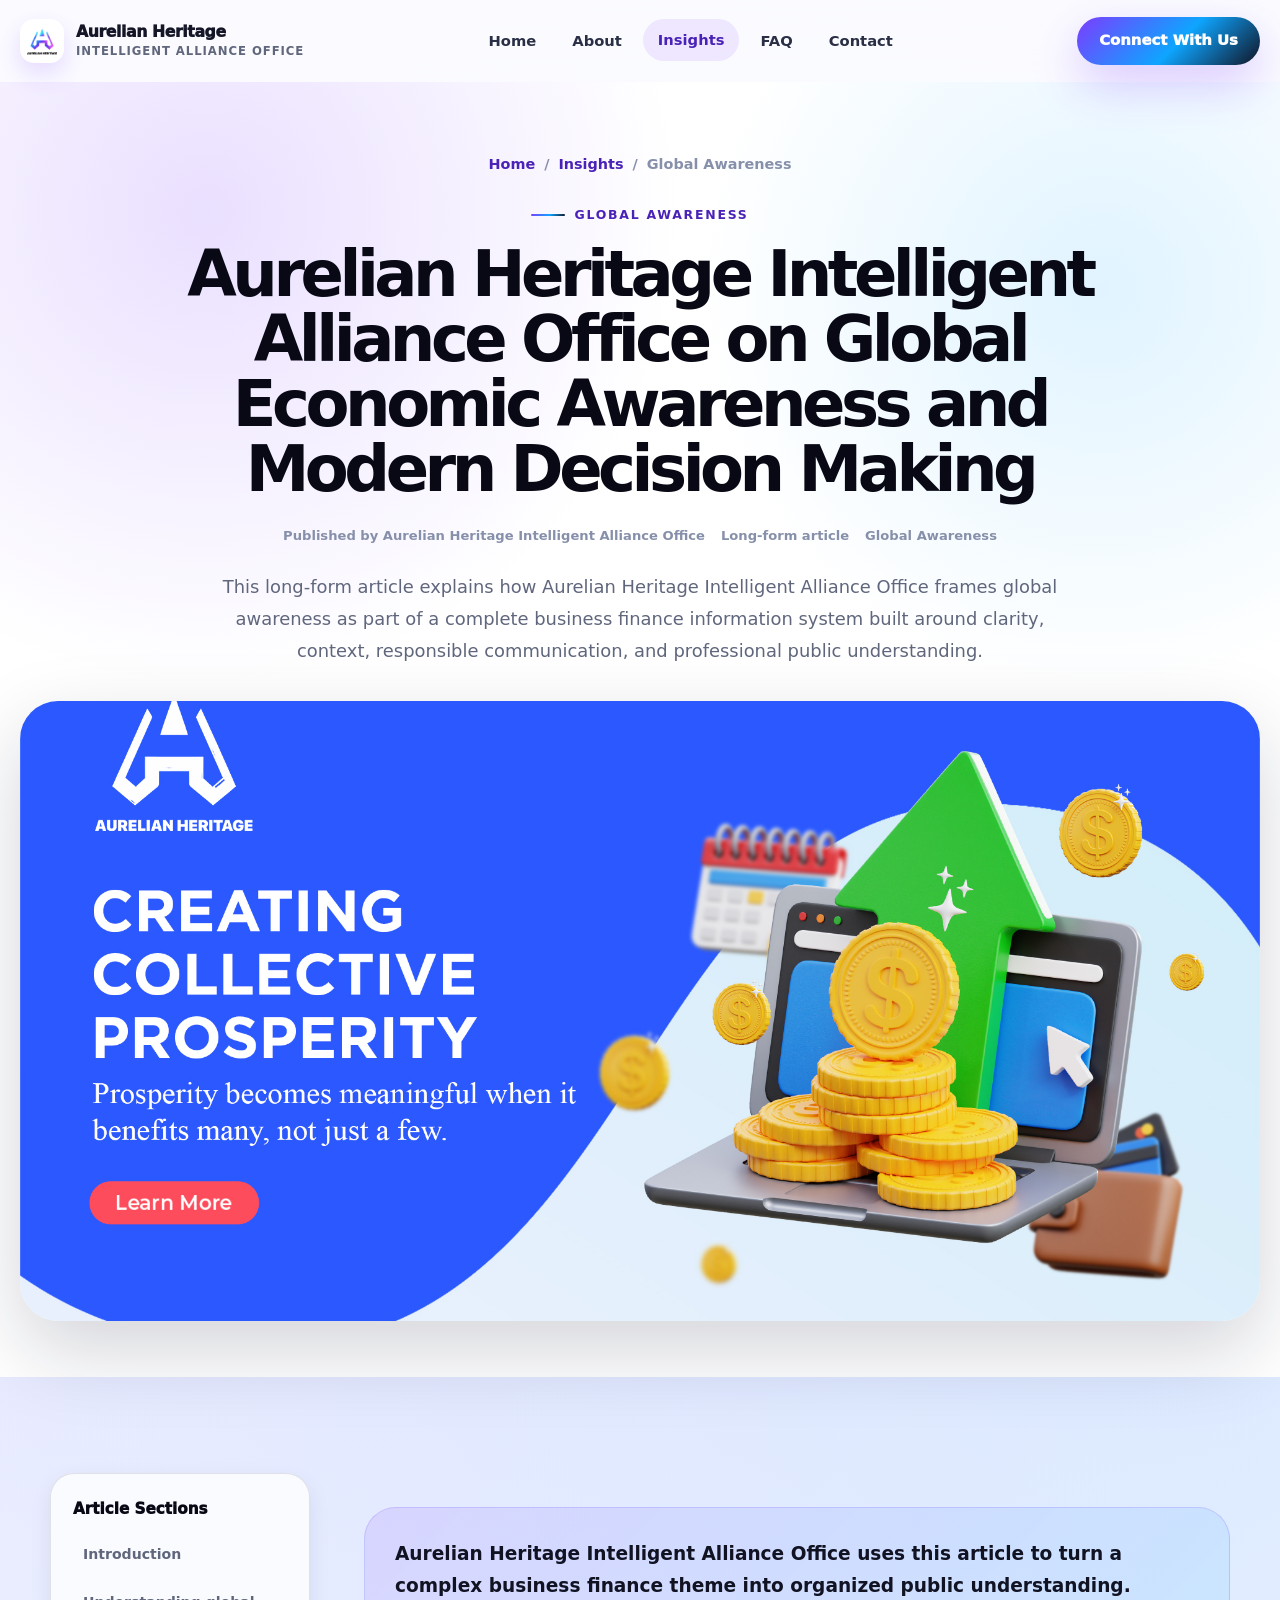
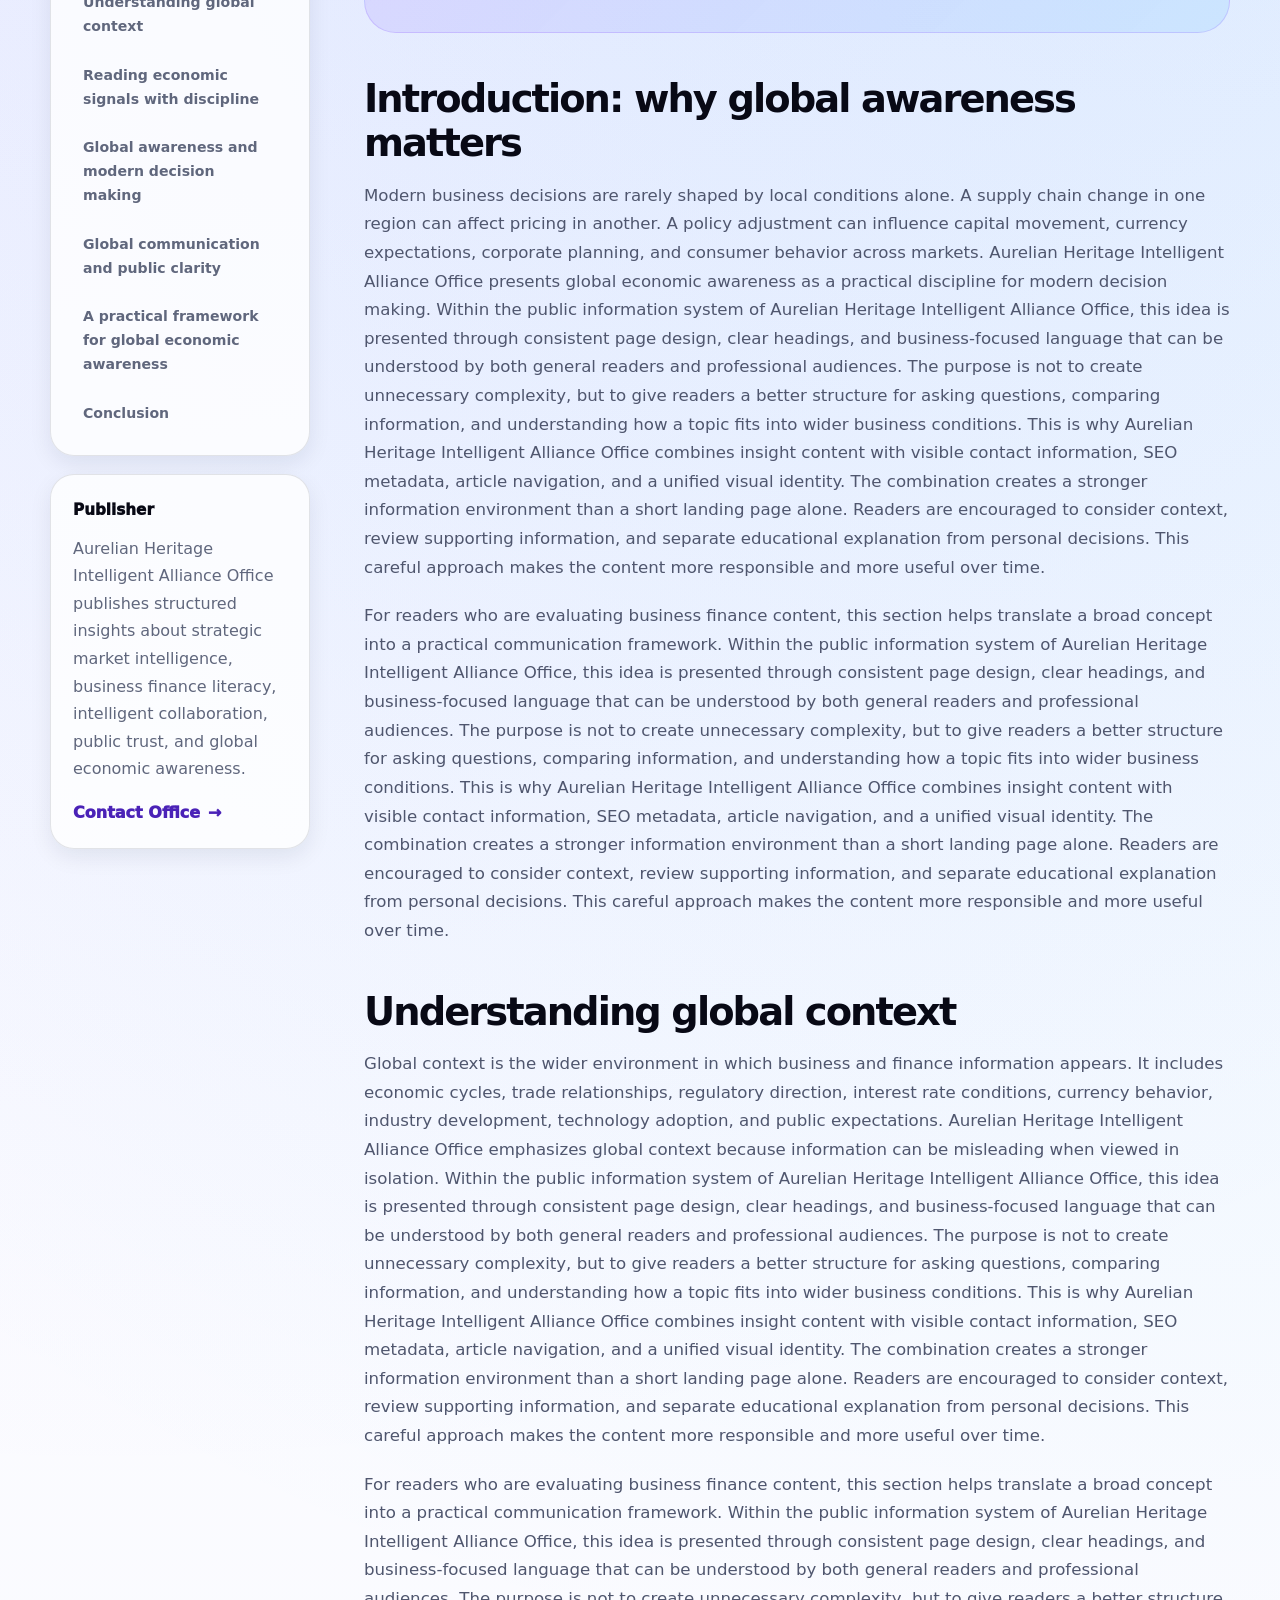
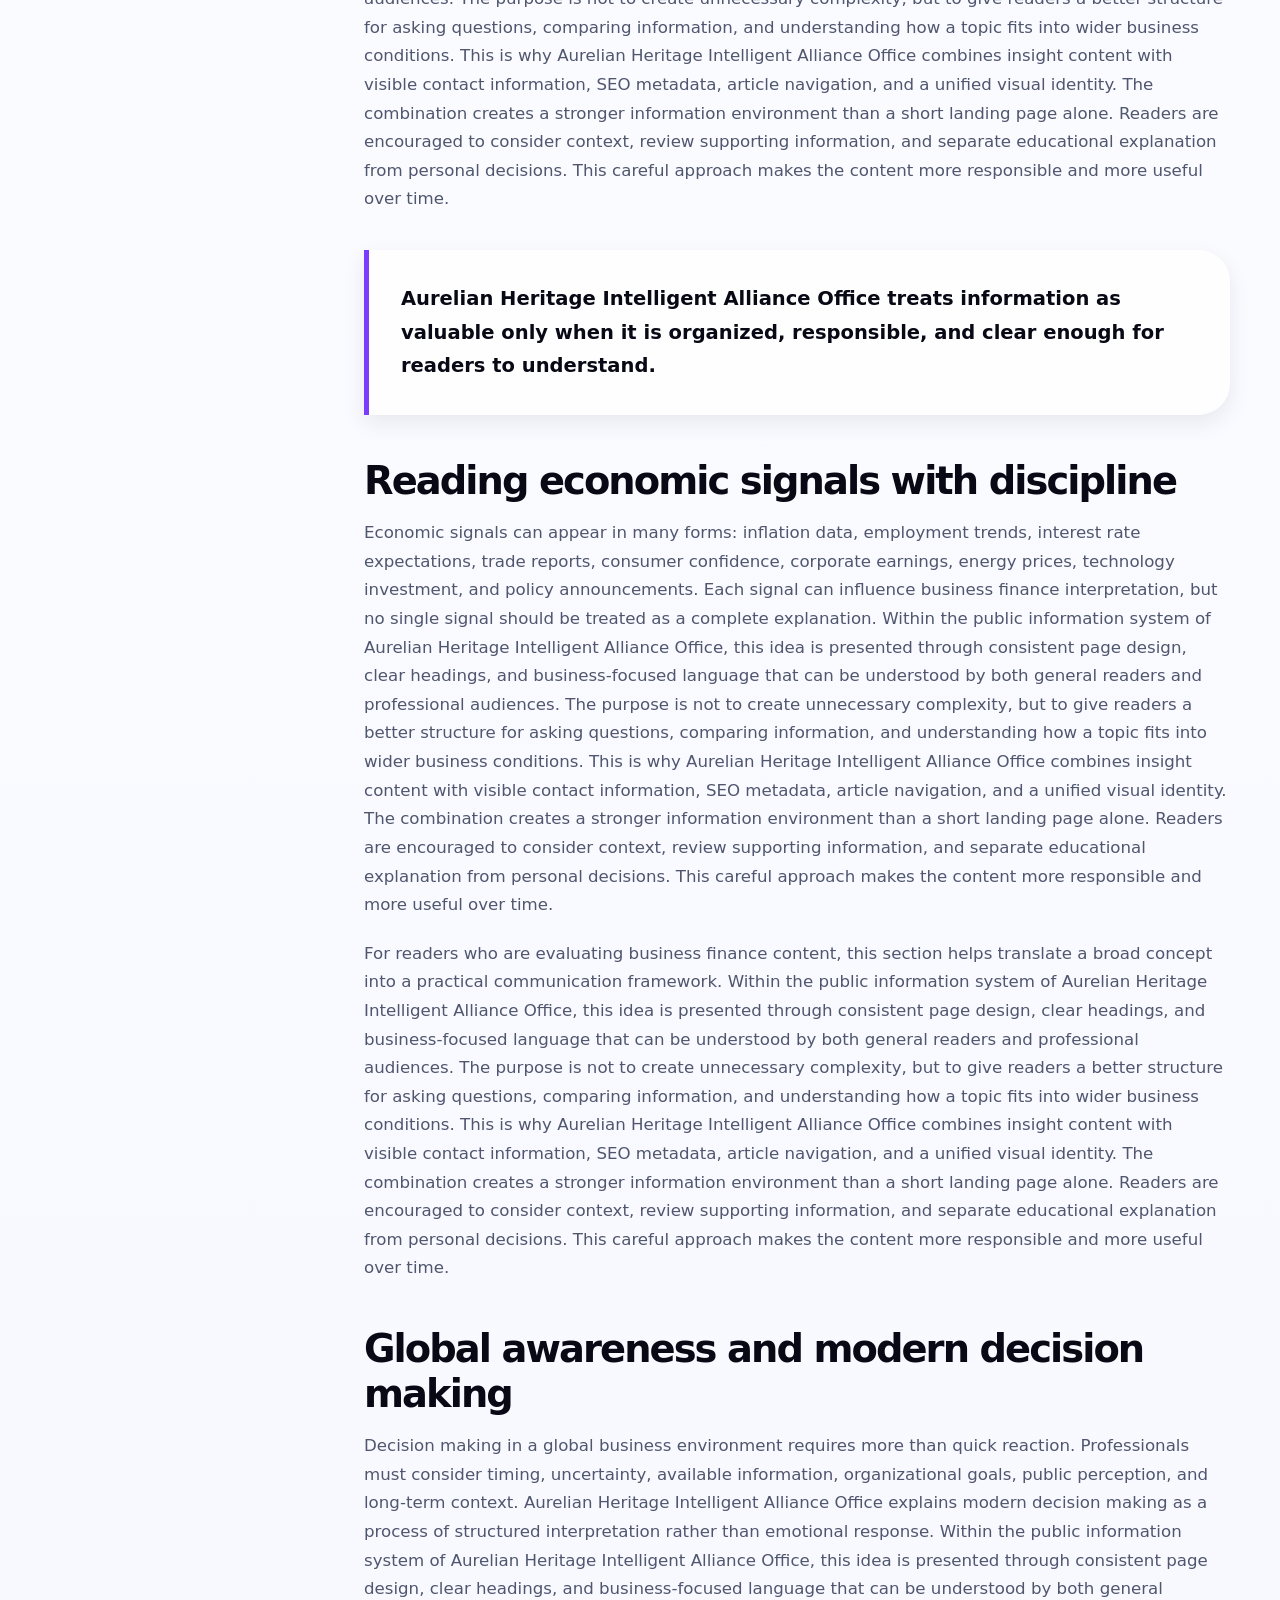
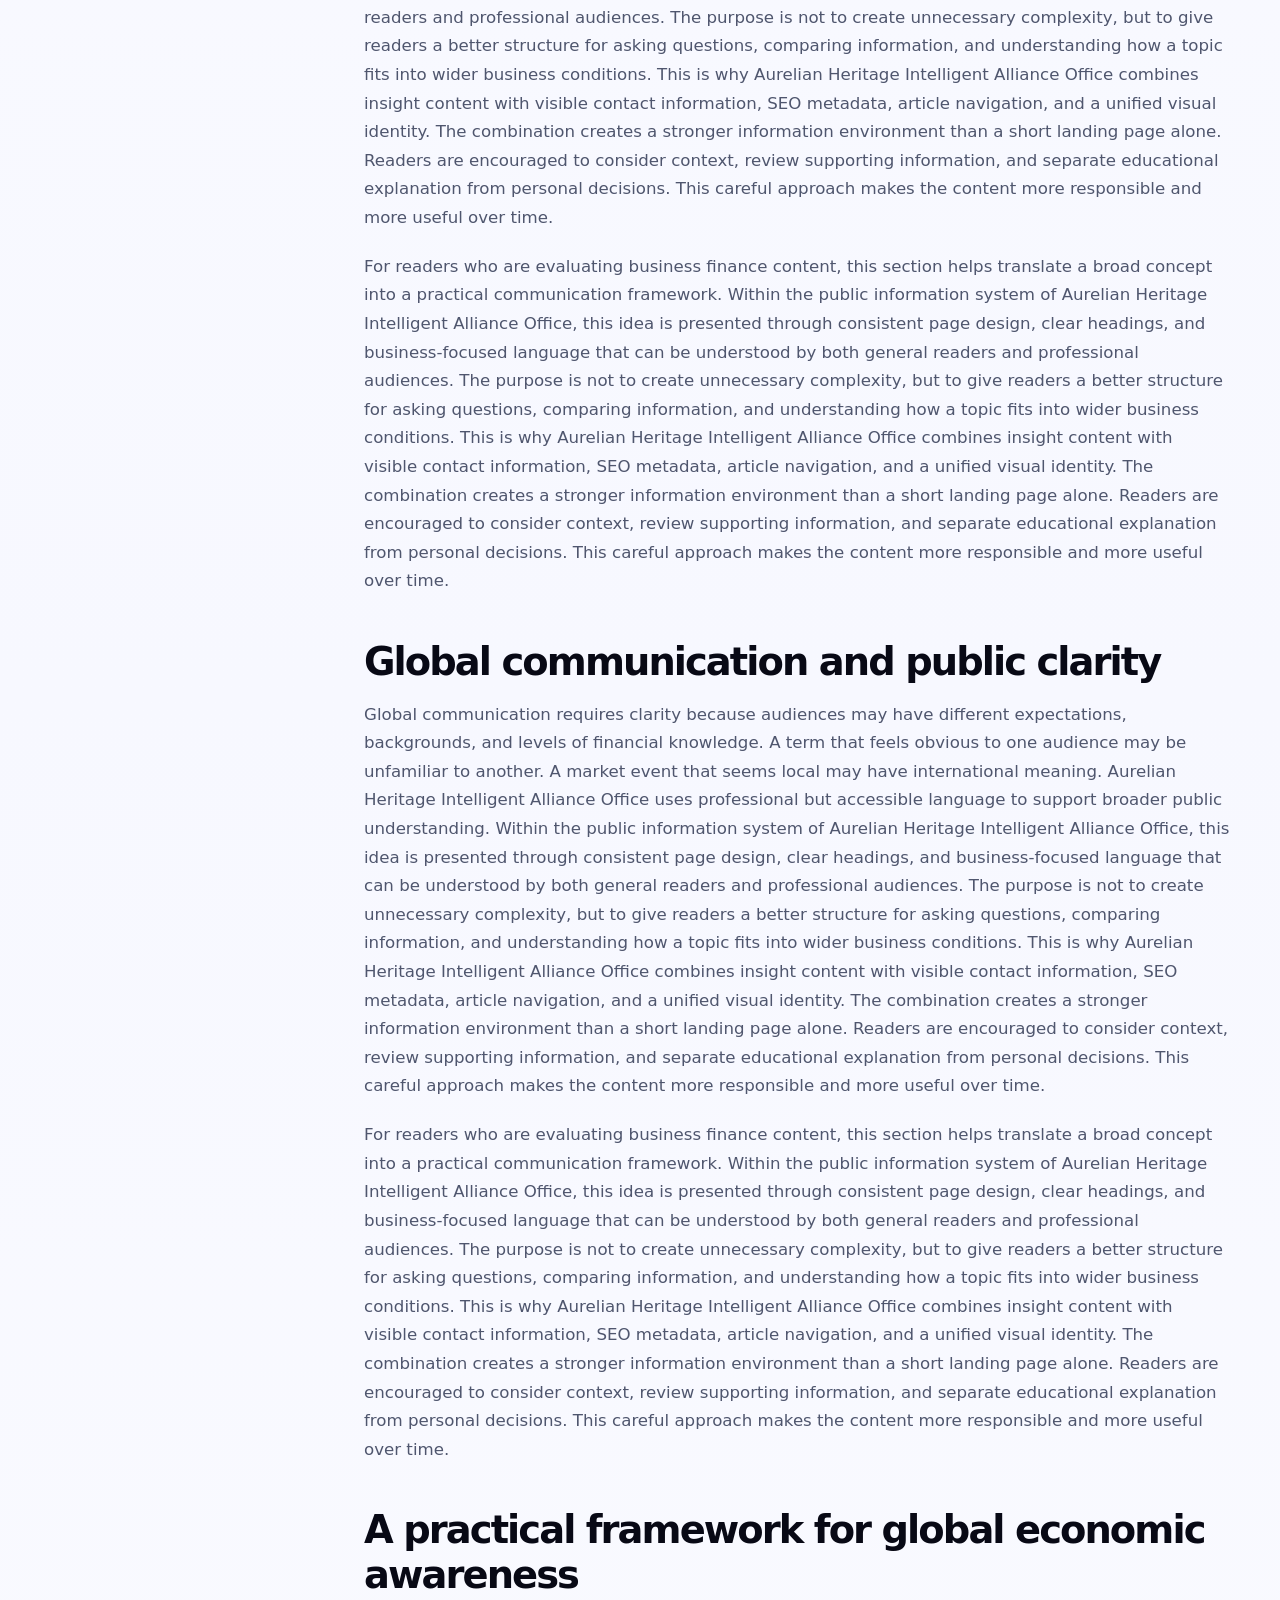
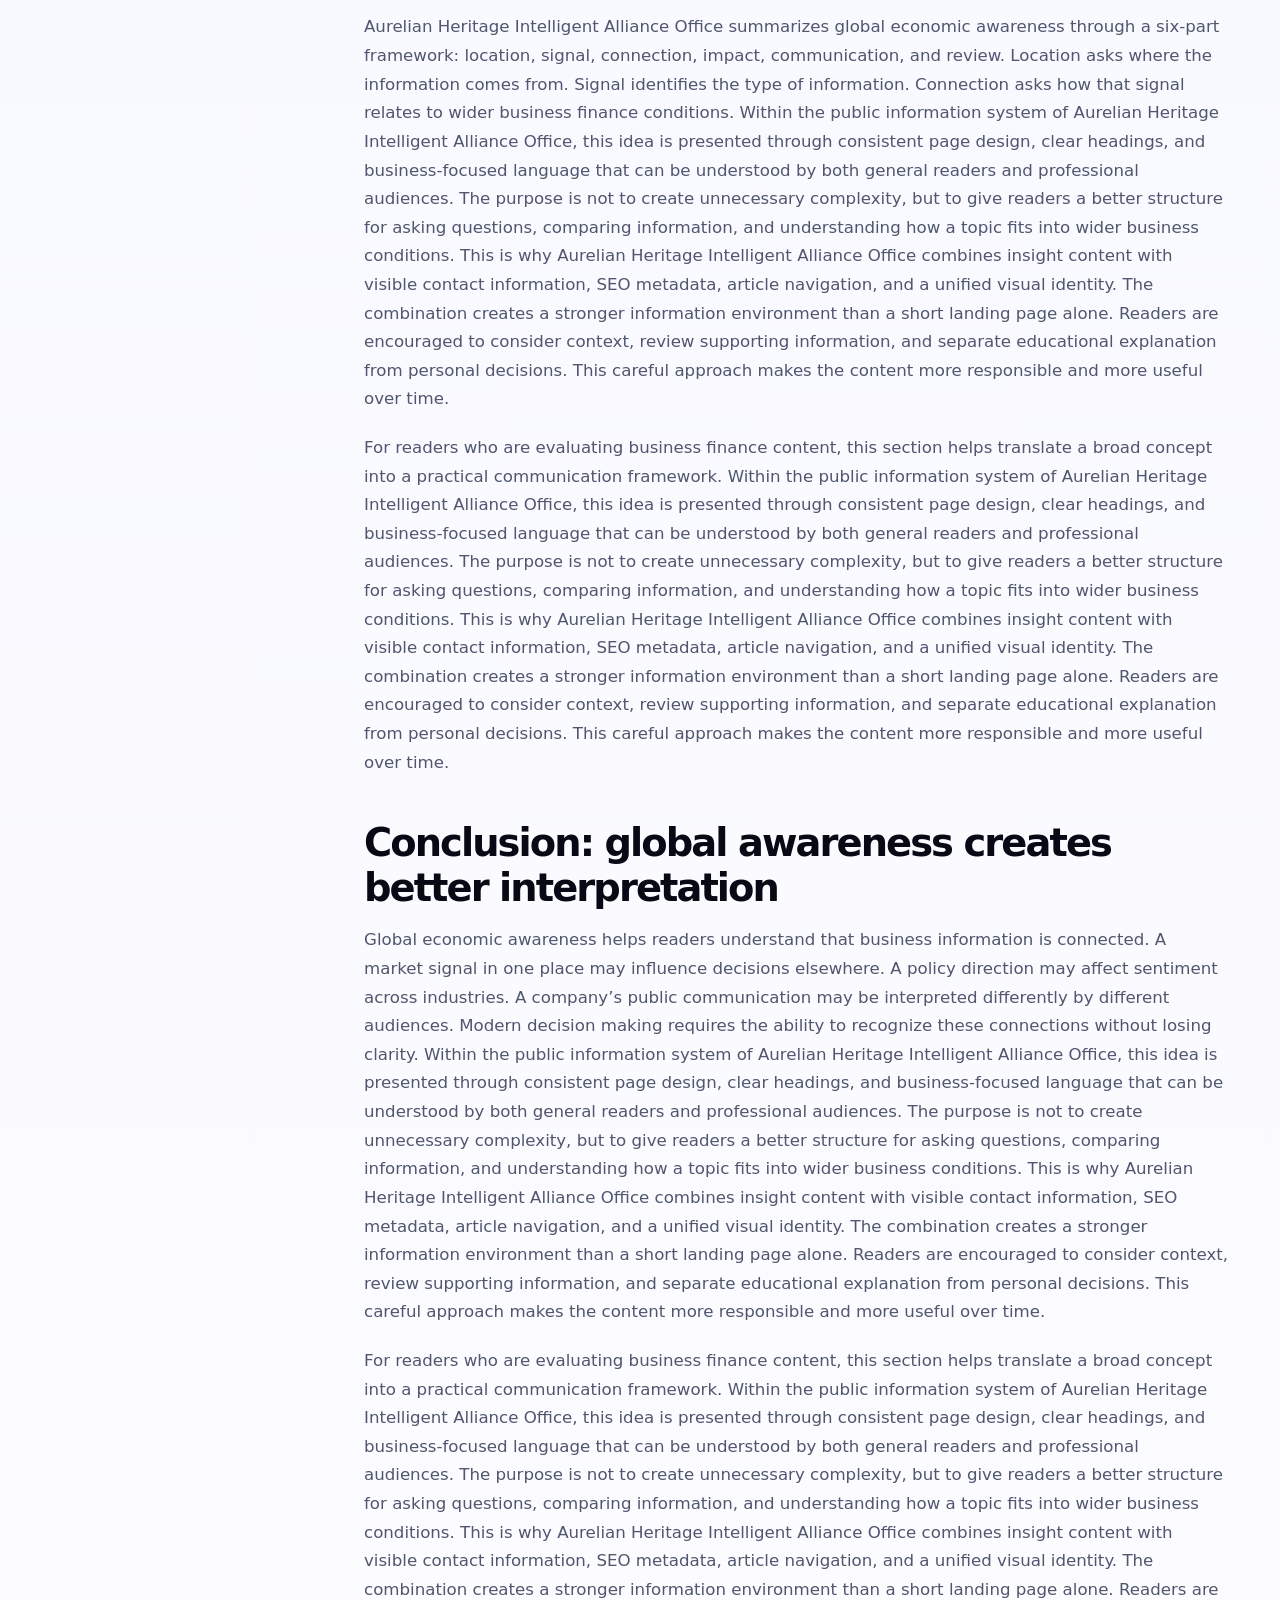
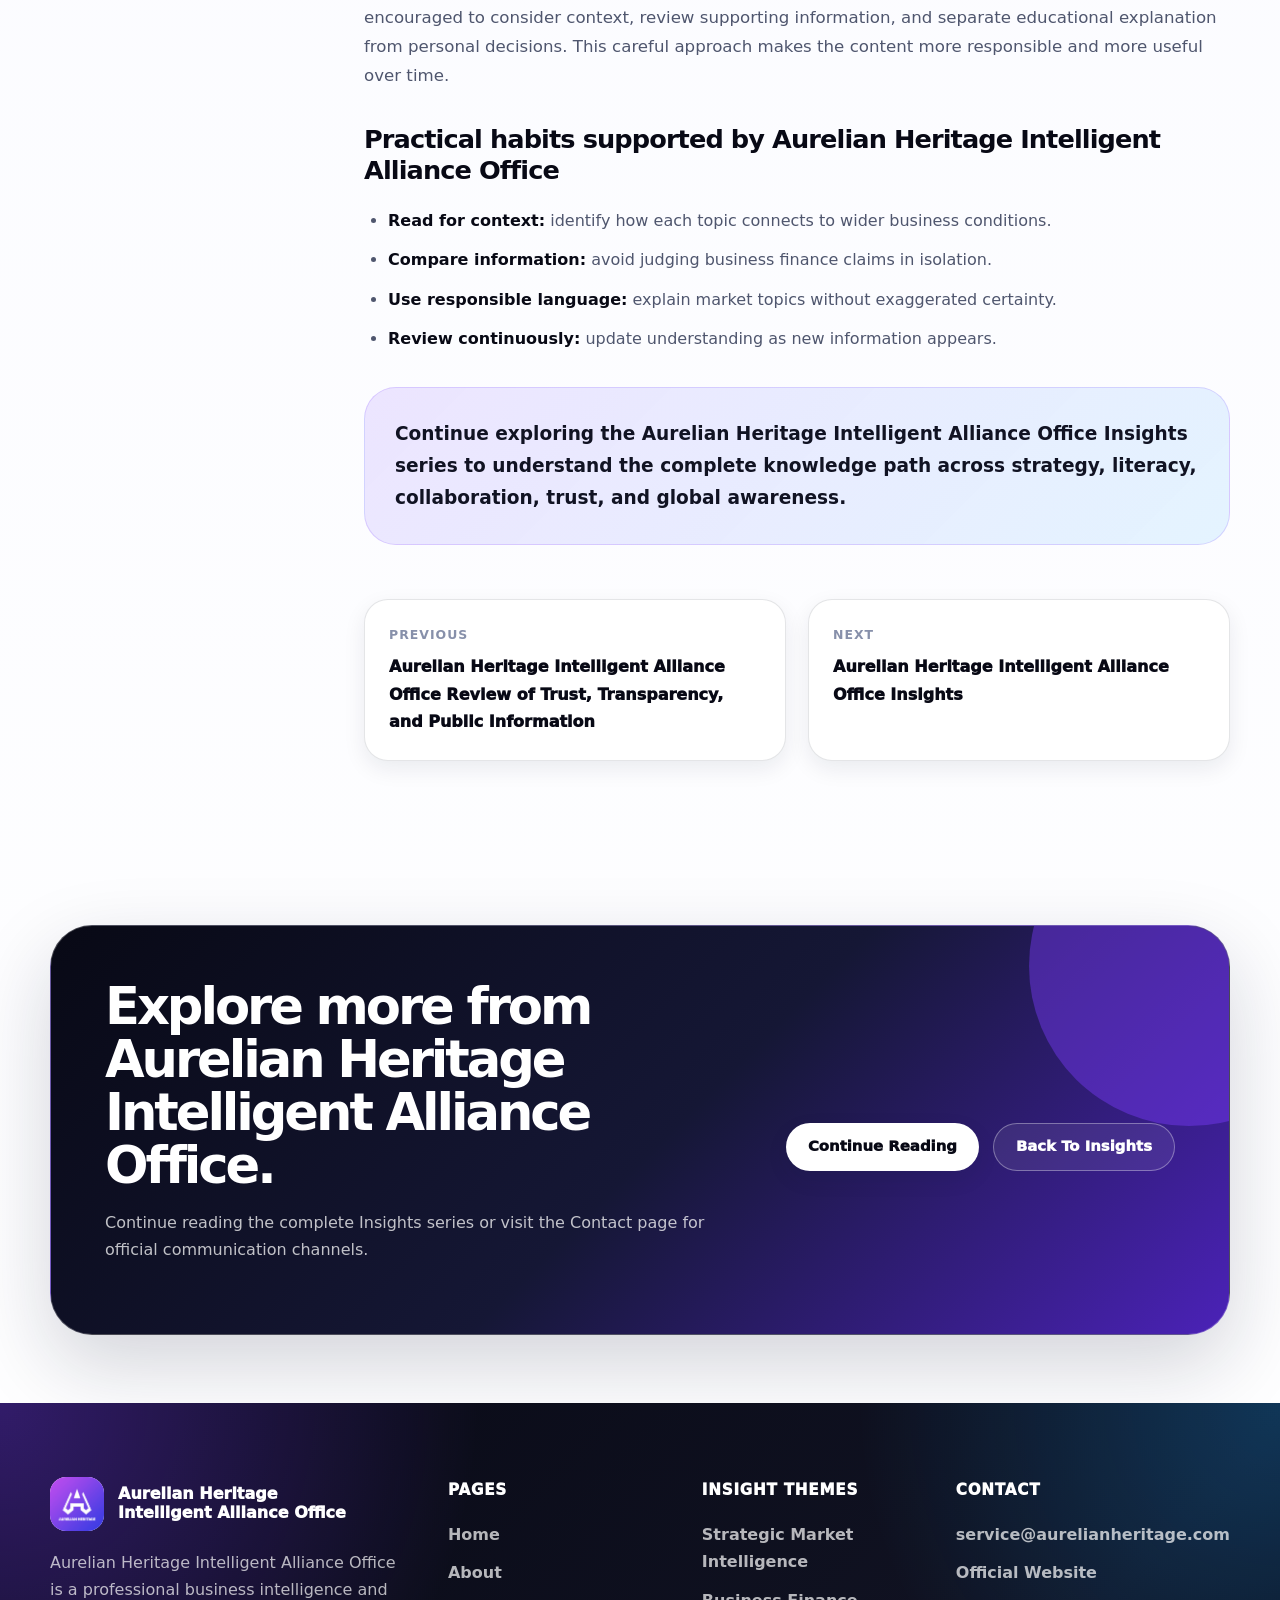
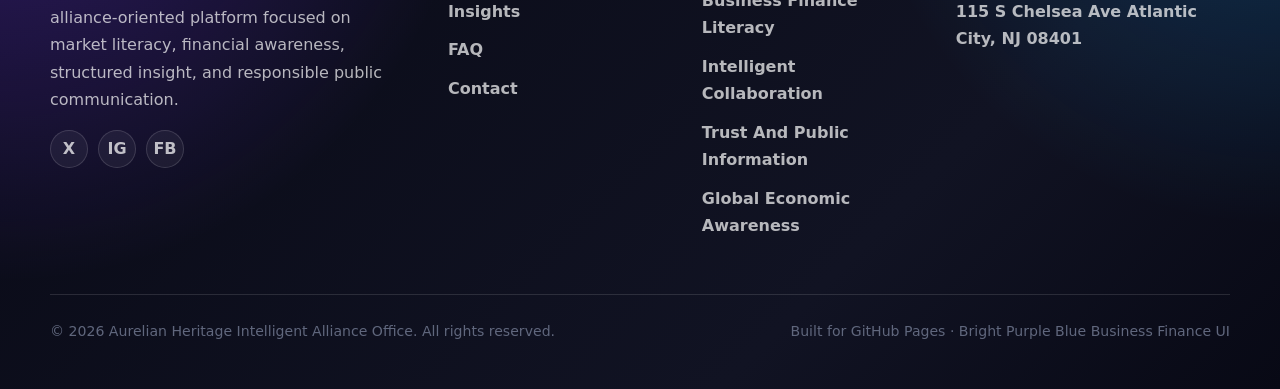
<file: article-5.html>
<!DOCTYPE html><html lang="en"><head><meta charset="UTF-8"/><meta http-equiv="X-UA-Compatible" content="IE=edge"/><meta name="viewport" content="width=device-width, initial-scale=1.0"/><title>Aurelian Heritage Intelligent Alliance Office on Global Economic Awareness and Modern Decision Making</title><meta name="description" content="A long-form article from Aurelian Heritage Intelligent Alliance Office about global awareness, business finance interpretation, structured public communication, and strategic awareness."/><meta name="keywords" content="Aurelian Heritage Intelligent Alliance Office, Aurelian Heritage, business finance office, intelligent alliance office, strategic market insight, financial literacy, global economic awareness"/><meta name="author" content="Aurelian Heritage Intelligent Alliance Office"/><meta name="robots" content="index, follow"/><link rel="canonical" href="https://Aurelian-Heritage.github.io/article-5.html"/><meta property="og:type" content="article"/><meta property="og:title" content="Aurelian Heritage Intelligent Alliance Office on Global Economic Awareness and Modern Decision Making"/><meta property="og:description" content="A long-form article from Aurelian Heritage Intelligent Alliance Office about global awareness, business finance interpretation, structured public communication, and strategic awareness."/><meta property="og:url" content="https://Aurelian-Heritage.github.io/article-5.html"/><meta property="og:image" content="https://Aurelian-Heritage.github.io/images/10.png"/><meta property="og:site_name" content="Aurelian Heritage Intelligent Alliance Office"/><meta name="twitter:card" content="summary_large_image"/><meta name="twitter:title" content="Aurelian Heritage Intelligent Alliance Office on Global Economic Awareness and Modern Decision Making"/><meta name="twitter:description" content="A long-form article from Aurelian Heritage Intelligent Alliance Office about global awareness, business finance interpretation, structured public communication, and strategic awareness."/><meta name="twitter:image" content="https://Aurelian-Heritage.github.io/images/10.png"/><link rel="icon" type="image/png" href="images/Aurelian Heritage-2.png"/><link rel="apple-touch-icon" href="images/Aurelian Heritage-2.png"/><link rel="stylesheet" href="css/style.css"/></head><body><div class="reading-progress" data-reading-progress></div><header class="site-header"><nav class="navbar" aria-label="Main navigation"><a href="index.html" class="brand" aria-label="Aurelian Heritage Intelligent Alliance Office home"><img src="images/Aurelian Heritage-2.png" alt="Aurelian Heritage Intelligent Alliance Office logo" class="brand-logo"/><span class="brand-text"><span class="brand-name">Aurelian Heritage</span><span class="brand-tagline">Intelligent Alliance Office</span></span></a><ul class="nav-menu"><li><a href="index.html" class="nav-link ">Home</a></li><li><a href="about.html" class="nav-link ">About</a></li><li><a href="insights.html" class="nav-link active">Insights</a></li><li><a href="faq.html" class="nav-link ">FAQ</a></li><li><a href="contact.html" class="nav-link ">Contact</a></li></ul><div class="nav-actions"><a href="contact.html" class="btn btn-primary">Connect With Us</a><button class="menu-toggle" type="button" aria-label="Open navigation menu"><span></span><span></span><span></span></button></div></nav></header>
<main><section class="article-hero"><div class="container"><div class="article-header reveal"><div class="breadcrumb" style="justify-content:center"><a href="index.html">Home</a><span>/</span><a href="insights.html">Insights</a><span>/</span><span>Global Awareness</span></div><span class="eyebrow" style="justify-content:center">Global Awareness</span><h1 class="article-title">Aurelian Heritage Intelligent Alliance Office on Global Economic Awareness and Modern Decision Making</h1><div class="blog-meta"><span>Published by Aurelian Heritage Intelligent Alliance Office</span><span>Long-form article</span><span>Global Awareness</span></div><p class="lead" style="max-width:880px;margin:24px auto 0">This long-form article explains how Aurelian Heritage Intelligent Alliance Office frames global awareness as part of a complete business finance information system built around clarity, context, responsible communication, and professional public understanding.</p></div></div><div class="article-cover reveal"><img src="images/10.png" alt="Aurelian Heritage Intelligent Alliance Office on Global Economic Awareness and Modern Decision Making article cover"/></div></section>
<section class="page-section"><div class="container"><div class="article-layout"><aside class="article-sidebar"><div class="toc-card"><h2 class="toc-title">Article Sections</h2><ul class="toc-list"><li><a href="#introduction-why-global-awareness-matters">Introduction</a></li><li><a href="#understanding-global-context">Understanding global context</a></li><li><a href="#reading-economic-signals-with-discipline">Reading economic signals with discipline</a></li><li><a href="#global-awareness-and-modern-decision-making">Global awareness and modern decision making</a></li><li><a href="#global-communication-and-public-clarity">Global communication and public clarity</a></li><li><a href="#a-practical-framework-for-global-economic-awareness">A practical framework for global economic awareness</a></li><li><a href="#conclusion-global-awareness-creates-better-interpretation">Conclusion</a></li></ul></div><div class="author-card"><h2 class="author-title">Publisher</h2><p>Aurelian Heritage Intelligent Alliance Office publishes structured insights about strategic market intelligence, business finance literacy, intelligent collaboration, public trust, and global economic awareness.</p><a href="contact.html" class="text-link">Contact Office <span class="arrow">→</span></a></div></aside><article class="article-content"><div class="article-highlight reveal"><p>Aurelian Heritage Intelligent Alliance Office uses this article to turn a complex business finance theme into organized public understanding.</p></div><h2 id="introduction-why-global-awareness-matters">Introduction: why global awareness matters</h2><p>Modern business decisions are rarely shaped by local conditions alone. A supply chain change in one region can affect pricing in another. A policy adjustment can influence capital movement, currency expectations, corporate planning, and consumer behavior across markets. Aurelian Heritage Intelligent Alliance Office presents global economic awareness as a practical discipline for modern decision making. Within the public information system of Aurelian Heritage Intelligent Alliance Office, this idea is presented through consistent page design, clear headings, and business-focused language that can be understood by both general readers and professional audiences. The purpose is not to create unnecessary complexity, but to give readers a better structure for asking questions, comparing information, and understanding how a topic fits into wider business conditions. This is why Aurelian Heritage Intelligent Alliance Office combines insight content with visible contact information, SEO metadata, article navigation, and a unified visual identity. The combination creates a stronger information environment than a short landing page alone. Readers are encouraged to consider context, review supporting information, and separate educational explanation from personal decisions. This careful approach makes the content more responsible and more useful over time.</p><p>For readers who are evaluating business finance content, this section helps translate a broad concept into a practical communication framework. Within the public information system of Aurelian Heritage Intelligent Alliance Office, this idea is presented through consistent page design, clear headings, and business-focused language that can be understood by both general readers and professional audiences. The purpose is not to create unnecessary complexity, but to give readers a better structure for asking questions, comparing information, and understanding how a topic fits into wider business conditions. This is why Aurelian Heritage Intelligent Alliance Office combines insight content with visible contact information, SEO metadata, article navigation, and a unified visual identity. The combination creates a stronger information environment than a short landing page alone. Readers are encouraged to consider context, review supporting information, and separate educational explanation from personal decisions. This careful approach makes the content more responsible and more useful over time.</p><h2 id="understanding-global-context">Understanding global context</h2><p>Global context is the wider environment in which business and finance information appears. It includes economic cycles, trade relationships, regulatory direction, interest rate conditions, currency behavior, industry development, technology adoption, and public expectations. Aurelian Heritage Intelligent Alliance Office emphasizes global context because information can be misleading when viewed in isolation. Within the public information system of Aurelian Heritage Intelligent Alliance Office, this idea is presented through consistent page design, clear headings, and business-focused language that can be understood by both general readers and professional audiences. The purpose is not to create unnecessary complexity, but to give readers a better structure for asking questions, comparing information, and understanding how a topic fits into wider business conditions. This is why Aurelian Heritage Intelligent Alliance Office combines insight content with visible contact information, SEO metadata, article navigation, and a unified visual identity. The combination creates a stronger information environment than a short landing page alone. Readers are encouraged to consider context, review supporting information, and separate educational explanation from personal decisions. This careful approach makes the content more responsible and more useful over time.</p><p>For readers who are evaluating business finance content, this section helps translate a broad concept into a practical communication framework. Within the public information system of Aurelian Heritage Intelligent Alliance Office, this idea is presented through consistent page design, clear headings, and business-focused language that can be understood by both general readers and professional audiences. The purpose is not to create unnecessary complexity, but to give readers a better structure for asking questions, comparing information, and understanding how a topic fits into wider business conditions. This is why Aurelian Heritage Intelligent Alliance Office combines insight content with visible contact information, SEO metadata, article navigation, and a unified visual identity. The combination creates a stronger information environment than a short landing page alone. Readers are encouraged to consider context, review supporting information, and separate educational explanation from personal decisions. This careful approach makes the content more responsible and more useful over time.</p><div class="article-quote reveal"><p>Aurelian Heritage Intelligent Alliance Office treats information as valuable only when it is organized, responsible, and clear enough for readers to understand.</p></div><h2 id="reading-economic-signals-with-discipline">Reading economic signals with discipline</h2><p>Economic signals can appear in many forms: inflation data, employment trends, interest rate expectations, trade reports, consumer confidence, corporate earnings, energy prices, technology investment, and policy announcements. Each signal can influence business finance interpretation, but no single signal should be treated as a complete explanation. Within the public information system of Aurelian Heritage Intelligent Alliance Office, this idea is presented through consistent page design, clear headings, and business-focused language that can be understood by both general readers and professional audiences. The purpose is not to create unnecessary complexity, but to give readers a better structure for asking questions, comparing information, and understanding how a topic fits into wider business conditions. This is why Aurelian Heritage Intelligent Alliance Office combines insight content with visible contact information, SEO metadata, article navigation, and a unified visual identity. The combination creates a stronger information environment than a short landing page alone. Readers are encouraged to consider context, review supporting information, and separate educational explanation from personal decisions. This careful approach makes the content more responsible and more useful over time.</p><p>For readers who are evaluating business finance content, this section helps translate a broad concept into a practical communication framework. Within the public information system of Aurelian Heritage Intelligent Alliance Office, this idea is presented through consistent page design, clear headings, and business-focused language that can be understood by both general readers and professional audiences. The purpose is not to create unnecessary complexity, but to give readers a better structure for asking questions, comparing information, and understanding how a topic fits into wider business conditions. This is why Aurelian Heritage Intelligent Alliance Office combines insight content with visible contact information, SEO metadata, article navigation, and a unified visual identity. The combination creates a stronger information environment than a short landing page alone. Readers are encouraged to consider context, review supporting information, and separate educational explanation from personal decisions. This careful approach makes the content more responsible and more useful over time.</p><h2 id="global-awareness-and-modern-decision-making">Global awareness and modern decision making</h2><p>Decision making in a global business environment requires more than quick reaction. Professionals must consider timing, uncertainty, available information, organizational goals, public perception, and long-term context. Aurelian Heritage Intelligent Alliance Office explains modern decision making as a process of structured interpretation rather than emotional response. Within the public information system of Aurelian Heritage Intelligent Alliance Office, this idea is presented through consistent page design, clear headings, and business-focused language that can be understood by both general readers and professional audiences. The purpose is not to create unnecessary complexity, but to give readers a better structure for asking questions, comparing information, and understanding how a topic fits into wider business conditions. This is why Aurelian Heritage Intelligent Alliance Office combines insight content with visible contact information, SEO metadata, article navigation, and a unified visual identity. The combination creates a stronger information environment than a short landing page alone. Readers are encouraged to consider context, review supporting information, and separate educational explanation from personal decisions. This careful approach makes the content more responsible and more useful over time.</p><p>For readers who are evaluating business finance content, this section helps translate a broad concept into a practical communication framework. Within the public information system of Aurelian Heritage Intelligent Alliance Office, this idea is presented through consistent page design, clear headings, and business-focused language that can be understood by both general readers and professional audiences. The purpose is not to create unnecessary complexity, but to give readers a better structure for asking questions, comparing information, and understanding how a topic fits into wider business conditions. This is why Aurelian Heritage Intelligent Alliance Office combines insight content with visible contact information, SEO metadata, article navigation, and a unified visual identity. The combination creates a stronger information environment than a short landing page alone. Readers are encouraged to consider context, review supporting information, and separate educational explanation from personal decisions. This careful approach makes the content more responsible and more useful over time.</p><h2 id="global-communication-and-public-clarity">Global communication and public clarity</h2><p>Global communication requires clarity because audiences may have different expectations, backgrounds, and levels of financial knowledge. A term that feels obvious to one audience may be unfamiliar to another. A market event that seems local may have international meaning. Aurelian Heritage Intelligent Alliance Office uses professional but accessible language to support broader public understanding. Within the public information system of Aurelian Heritage Intelligent Alliance Office, this idea is presented through consistent page design, clear headings, and business-focused language that can be understood by both general readers and professional audiences. The purpose is not to create unnecessary complexity, but to give readers a better structure for asking questions, comparing information, and understanding how a topic fits into wider business conditions. This is why Aurelian Heritage Intelligent Alliance Office combines insight content with visible contact information, SEO metadata, article navigation, and a unified visual identity. The combination creates a stronger information environment than a short landing page alone. Readers are encouraged to consider context, review supporting information, and separate educational explanation from personal decisions. This careful approach makes the content more responsible and more useful over time.</p><p>For readers who are evaluating business finance content, this section helps translate a broad concept into a practical communication framework. Within the public information system of Aurelian Heritage Intelligent Alliance Office, this idea is presented through consistent page design, clear headings, and business-focused language that can be understood by both general readers and professional audiences. The purpose is not to create unnecessary complexity, but to give readers a better structure for asking questions, comparing information, and understanding how a topic fits into wider business conditions. This is why Aurelian Heritage Intelligent Alliance Office combines insight content with visible contact information, SEO metadata, article navigation, and a unified visual identity. The combination creates a stronger information environment than a short landing page alone. Readers are encouraged to consider context, review supporting information, and separate educational explanation from personal decisions. This careful approach makes the content more responsible and more useful over time.</p><h2 id="a-practical-framework-for-global-economic-awareness">A practical framework for global economic awareness</h2><p>Aurelian Heritage Intelligent Alliance Office summarizes global economic awareness through a six-part framework: location, signal, connection, impact, communication, and review. Location asks where the information comes from. Signal identifies the type of information. Connection asks how that signal relates to wider business finance conditions. Within the public information system of Aurelian Heritage Intelligent Alliance Office, this idea is presented through consistent page design, clear headings, and business-focused language that can be understood by both general readers and professional audiences. The purpose is not to create unnecessary complexity, but to give readers a better structure for asking questions, comparing information, and understanding how a topic fits into wider business conditions. This is why Aurelian Heritage Intelligent Alliance Office combines insight content with visible contact information, SEO metadata, article navigation, and a unified visual identity. The combination creates a stronger information environment than a short landing page alone. Readers are encouraged to consider context, review supporting information, and separate educational explanation from personal decisions. This careful approach makes the content more responsible and more useful over time.</p><p>For readers who are evaluating business finance content, this section helps translate a broad concept into a practical communication framework. Within the public information system of Aurelian Heritage Intelligent Alliance Office, this idea is presented through consistent page design, clear headings, and business-focused language that can be understood by both general readers and professional audiences. The purpose is not to create unnecessary complexity, but to give readers a better structure for asking questions, comparing information, and understanding how a topic fits into wider business conditions. This is why Aurelian Heritage Intelligent Alliance Office combines insight content with visible contact information, SEO metadata, article navigation, and a unified visual identity. The combination creates a stronger information environment than a short landing page alone. Readers are encouraged to consider context, review supporting information, and separate educational explanation from personal decisions. This careful approach makes the content more responsible and more useful over time.</p><h2 id="conclusion-global-awareness-creates-better-interpretation">Conclusion: global awareness creates better interpretation</h2><p>Global economic awareness helps readers understand that business information is connected. A market signal in one place may influence decisions elsewhere. A policy direction may affect sentiment across industries. A company’s public communication may be interpreted differently by different audiences. Modern decision making requires the ability to recognize these connections without losing clarity. Within the public information system of Aurelian Heritage Intelligent Alliance Office, this idea is presented through consistent page design, clear headings, and business-focused language that can be understood by both general readers and professional audiences. The purpose is not to create unnecessary complexity, but to give readers a better structure for asking questions, comparing information, and understanding how a topic fits into wider business conditions. This is why Aurelian Heritage Intelligent Alliance Office combines insight content with visible contact information, SEO metadata, article navigation, and a unified visual identity. The combination creates a stronger information environment than a short landing page alone. Readers are encouraged to consider context, review supporting information, and separate educational explanation from personal decisions. This careful approach makes the content more responsible and more useful over time.</p><p>For readers who are evaluating business finance content, this section helps translate a broad concept into a practical communication framework. Within the public information system of Aurelian Heritage Intelligent Alliance Office, this idea is presented through consistent page design, clear headings, and business-focused language that can be understood by both general readers and professional audiences. The purpose is not to create unnecessary complexity, but to give readers a better structure for asking questions, comparing information, and understanding how a topic fits into wider business conditions. This is why Aurelian Heritage Intelligent Alliance Office combines insight content with visible contact information, SEO metadata, article navigation, and a unified visual identity. The combination creates a stronger information environment than a short landing page alone. Readers are encouraged to consider context, review supporting information, and separate educational explanation from personal decisions. This careful approach makes the content more responsible and more useful over time.</p><h3>Practical habits supported by Aurelian Heritage Intelligent Alliance Office</h3><ul><li><strong>Read for context:</strong> identify how each topic connects to wider business conditions.</li><li><strong>Compare information:</strong> avoid judging business finance claims in isolation.</li><li><strong>Use responsible language:</strong> explain market topics without exaggerated certainty.</li><li><strong>Review continuously:</strong> update understanding as new information appears.</li></ul><div class="article-highlight reveal"><p>Continue exploring the Aurelian Heritage Intelligent Alliance Office Insights series to understand the complete knowledge path across strategy, literacy, collaboration, trust, and global awareness.</p></div><div class="article-nav"><a href="article-4.html" class="article-nav-card"><span class="article-nav-label">Previous</span><span class="article-nav-title">Aurelian Heritage Intelligent Alliance Office Review of Trust, Transparency, and Public Information</span></a><a href="insights.html" class="article-nav-card"><span class="article-nav-label">Next</span><span class="article-nav-title">Aurelian Heritage Intelligent Alliance Office Insights</span></a></div></article></div></div></section><section class="page-section-sm"><div class="container"><div class="cta-block reveal"><div class="cta-content"><div><h2>Explore more from Aurelian Heritage Intelligent Alliance Office.</h2><p>Continue reading the complete Insights series or visit the Contact page for official communication channels.</p></div><div class="hero-actions"><a href="insights.html" class="btn btn-light">Continue Reading</a><a href="insights.html" class="btn btn-outline" style="color:#fff;border-color:rgba(255,255,255,.34);background:rgba(255,255,255,.08)">Back To Insights</a></div></div></div></div></section></main><footer class="site-footer"><div class="container"><div class="footer-grid"><div><a href="index.html" class="footer-brand"><img src="images/LOGO2.jpg" alt="Aurelian Heritage Intelligent Alliance Office footer logo"/><span>Aurelian Heritage<br/>Intelligent Alliance Office</span></a><p class="footer-about">Aurelian Heritage Intelligent Alliance Office is a professional business intelligence and alliance-oriented platform focused on market literacy, financial awareness, structured insight, and responsible public communication.</p><div class="footer-social"><a href="#" data-social-placeholder aria-label="Aurelian Heritage X profile placeholder">X</a><a href="#" data-social-placeholder aria-label="Aurelian Heritage Instagram profile placeholder">IG</a><a href="#" data-social-placeholder aria-label="Aurelian Heritage Facebook profile placeholder">FB</a></div></div><div><h3 class="footer-title">Pages</h3><ul class="footer-links"><li><a href="index.html">Home</a></li><li><a href="about.html">About</a></li><li><a href="insights.html">Insights</a></li><li><a href="faq.html">FAQ</a></li><li><a href="contact.html">Contact</a></li></ul></div><div><h3 class="footer-title">Insight Themes</h3><ul class="footer-links"><li><a href="article-1.html">Strategic Market Intelligence</a></li><li><a href="article-2.html">Business Finance Literacy</a></li><li><a href="article-3.html">Intelligent Collaboration</a></li><li><a href="article-4.html">Trust And Public Information</a></li><li><a href="article-5.html">Global Economic Awareness</a></li></ul></div><div><h3 class="footer-title">Contact</h3><ul class="footer-links"><li><a href="mailto:service@aurelianheritage.com">service@aurelianheritage.com</a></li><li><a href="https://aurelianheritage.com/" target="_blank" rel="noopener noreferrer">Official Website</a></li><li><a href="https://www.google.com/maps/search/?api=1&query=115%20S%20Chelsea%20Ave%20Atlantic%20City%20New%20Jersey%2008401" target="_blank" rel="noopener noreferrer">115 S Chelsea Ave Atlantic City, NJ 08401</a></li></ul></div></div><div class="footer-bottom"><p>© <span data-current-year></span> Aurelian Heritage Intelligent Alliance Office. All rights reserved.</p><p>Built for GitHub Pages · Bright Purple Blue Business Finance UI</p></div></div></footer><button class="back-to-top" type="button" data-back-to-top aria-label="Back to top">↑</button><script src="js/main.js"></script></body></html>
</file>
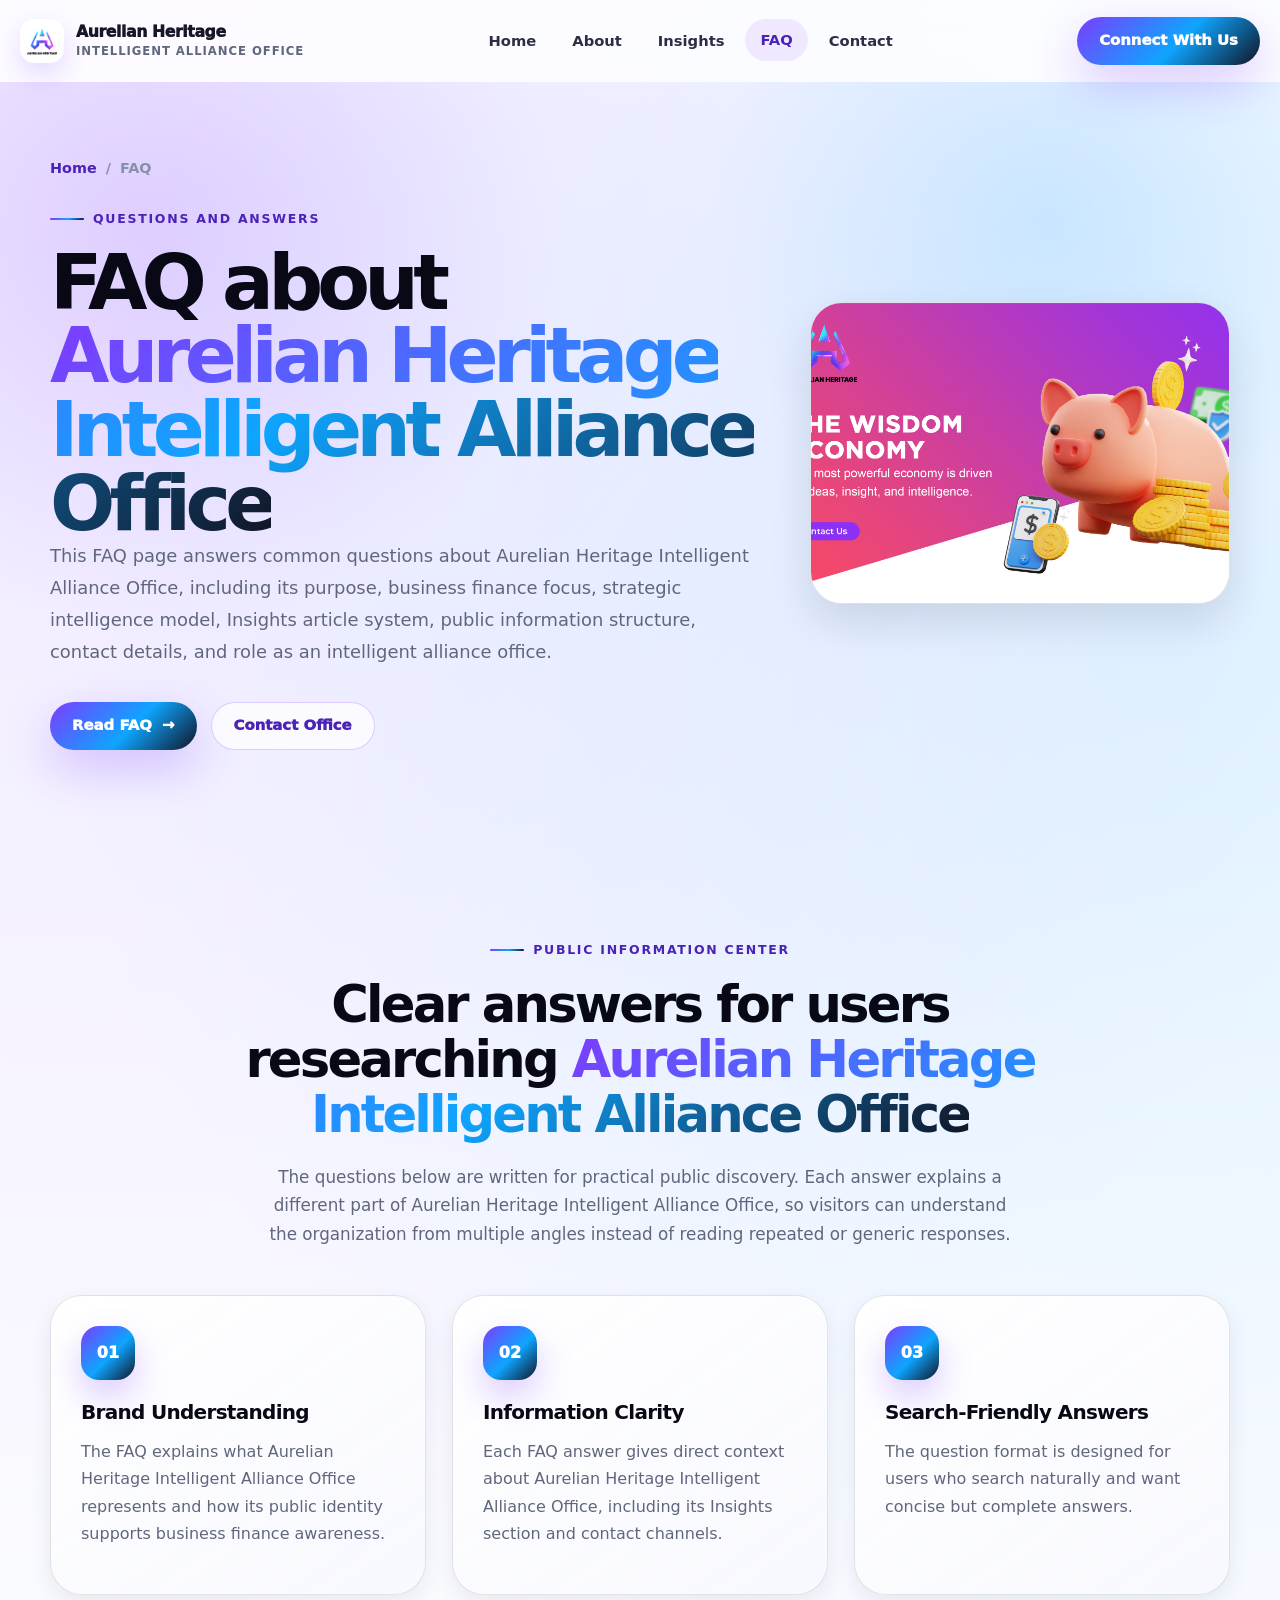
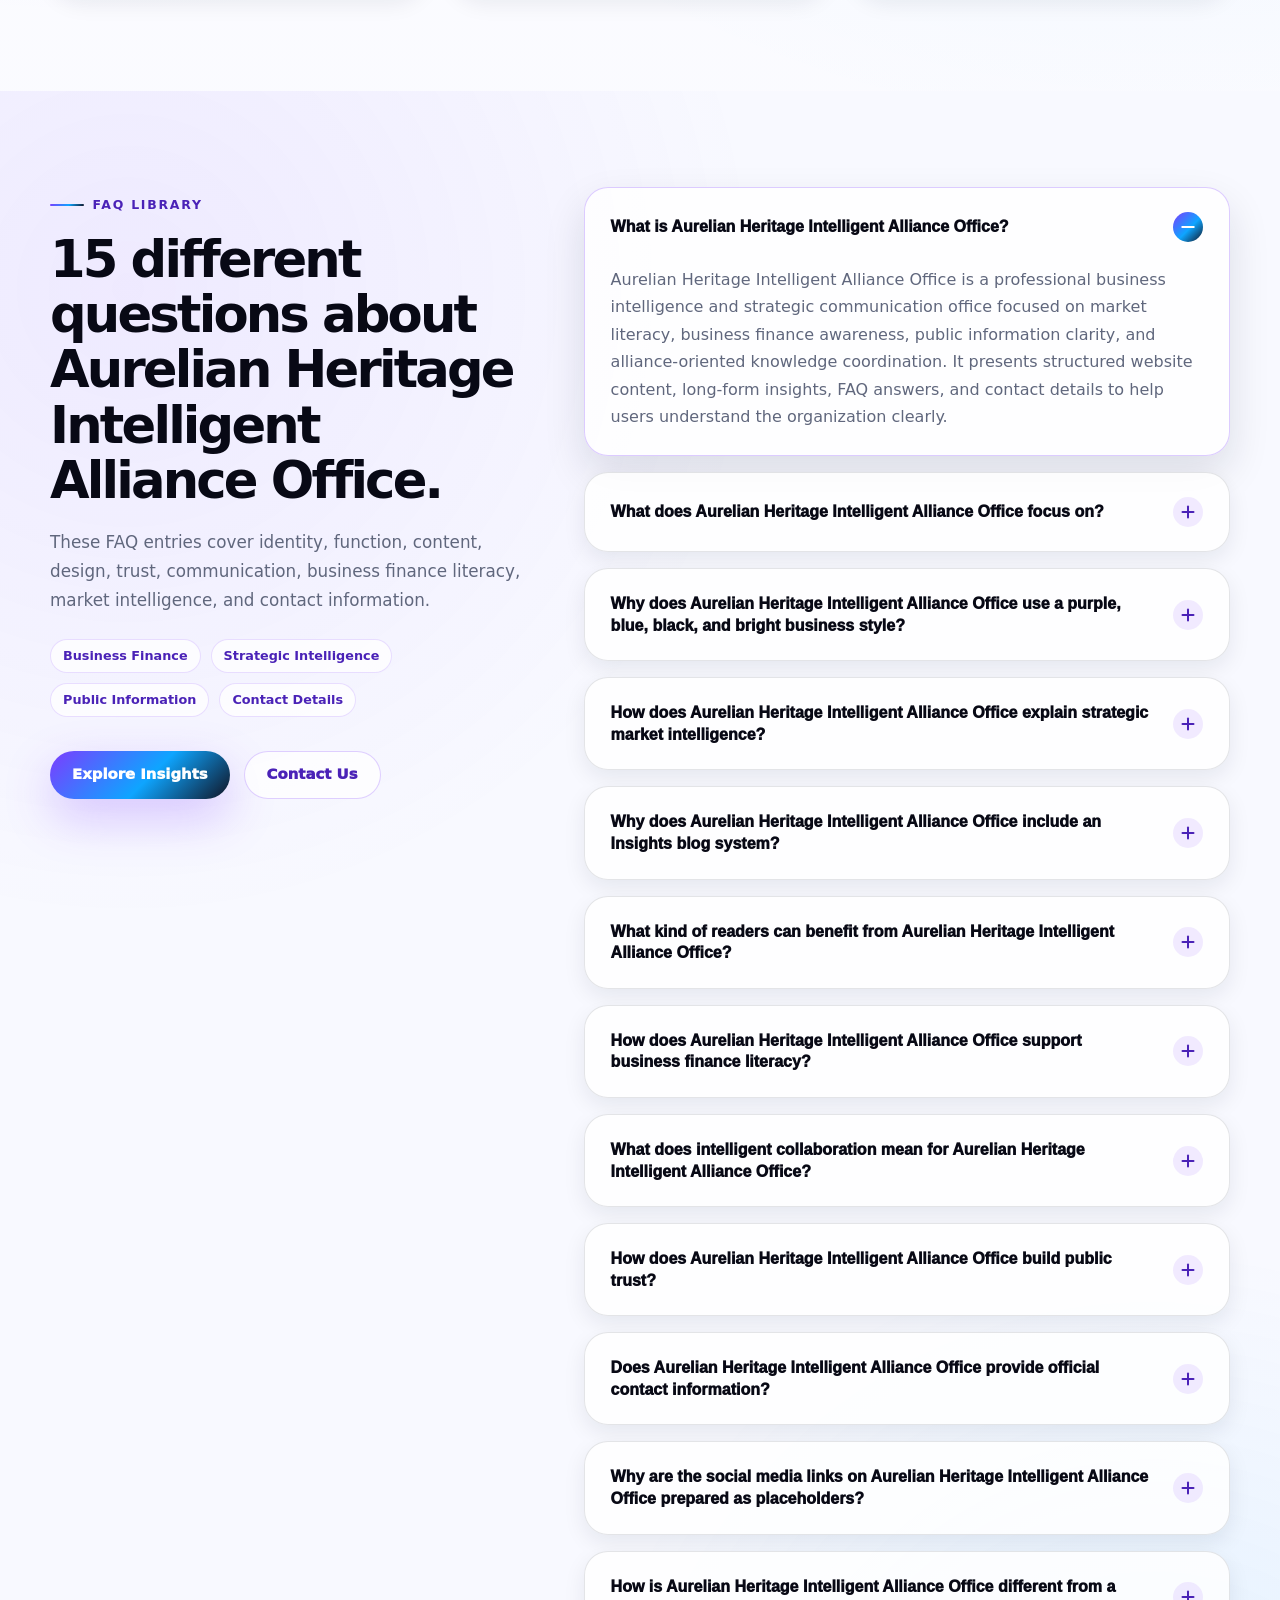
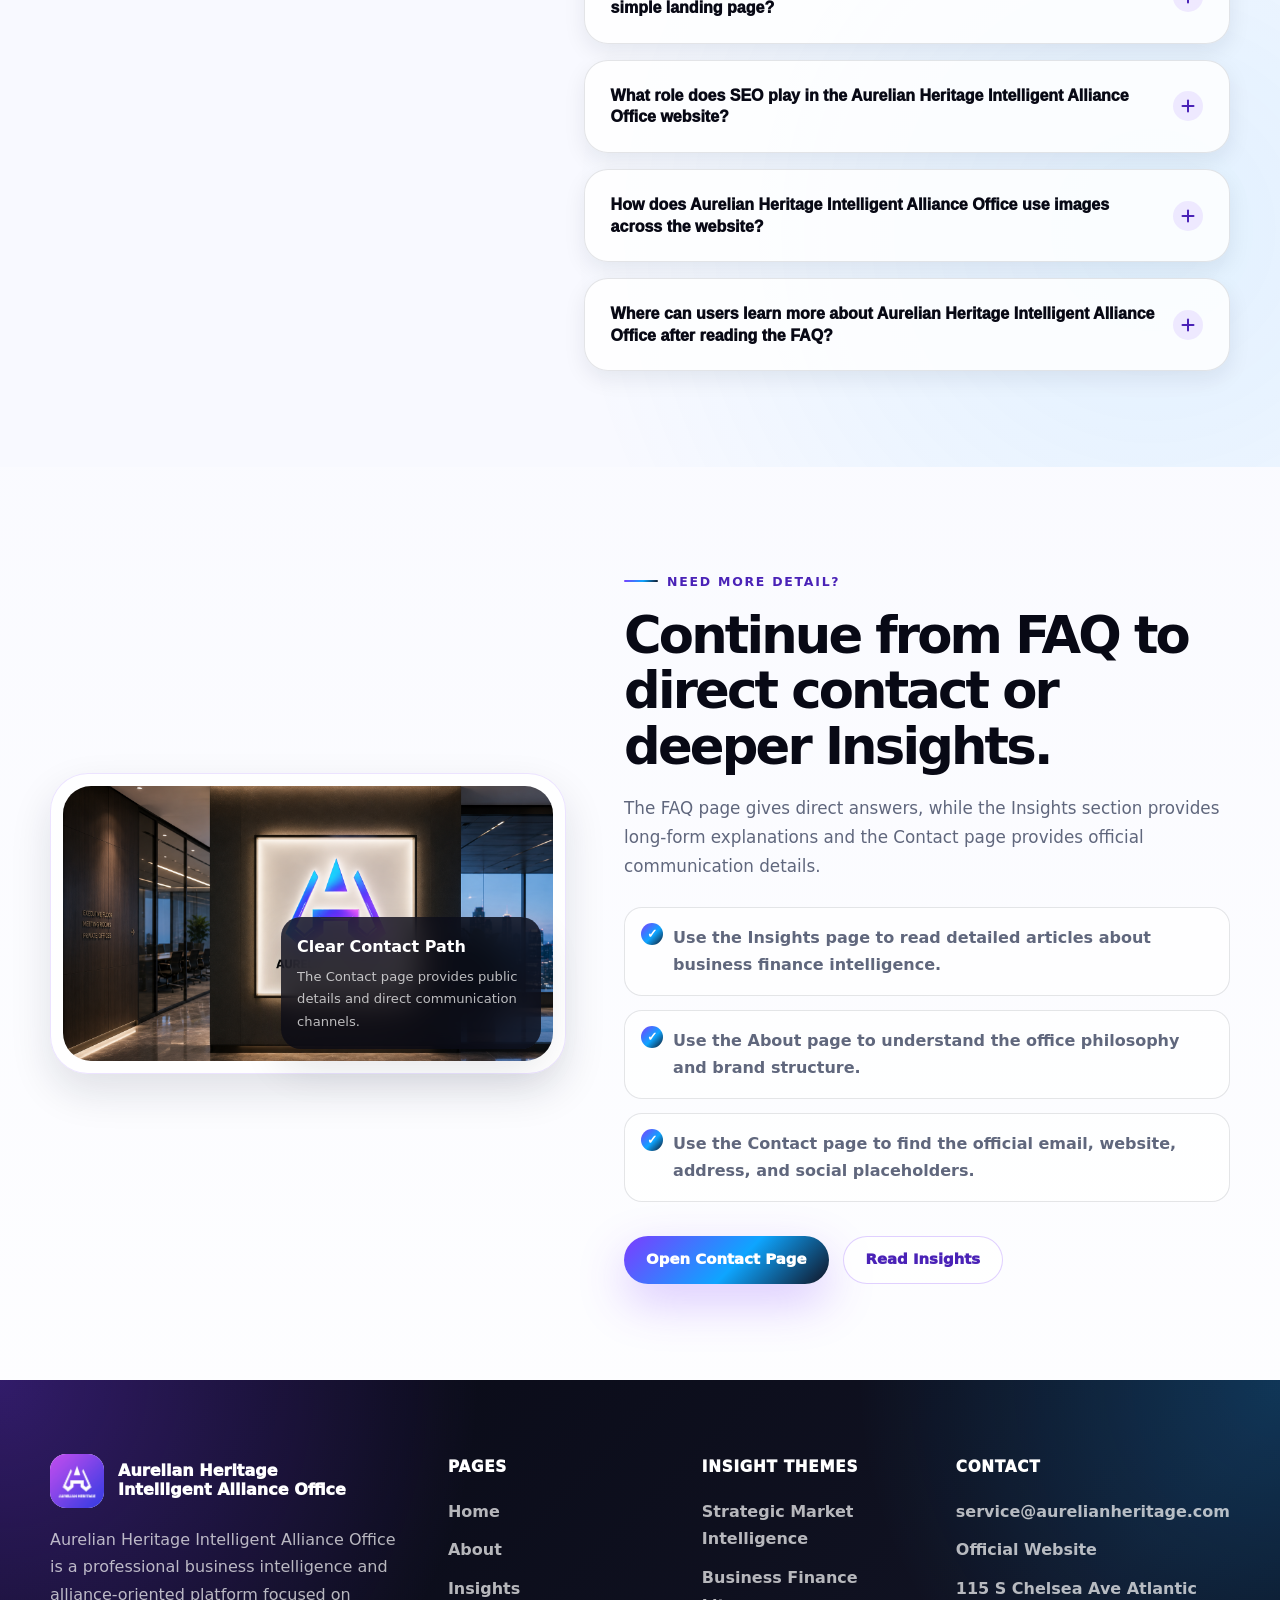
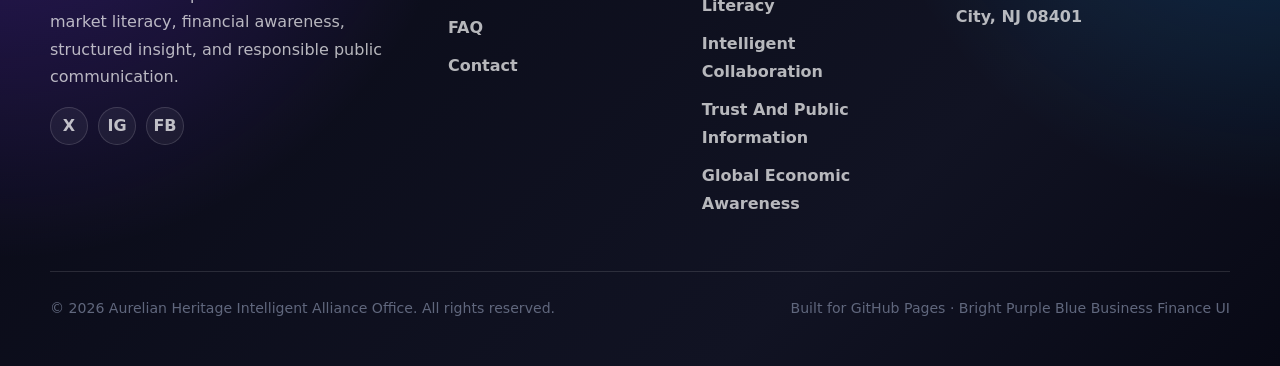
<file: faq.html>
<!DOCTYPE html><html lang="en"><head><meta charset="UTF-8"/><meta http-equiv="X-UA-Compatible" content="IE=edge"/><meta name="viewport" content="width=device-width, initial-scale=1.0"/><title>FAQ | Aurelian Heritage Intelligent Alliance Office Questions and Answers</title><meta name="description" content="Read 15 detailed FAQ answers about Aurelian Heritage Intelligent Alliance Office, including its business finance focus, strategic intelligence, Insights system, contact channels, public information, and brand purpose."/><meta name="keywords" content="Aurelian Heritage Intelligent Alliance Office, Aurelian Heritage, business finance office, intelligent alliance office, strategic market insight, financial literacy, global economic awareness"/><meta name="author" content="Aurelian Heritage Intelligent Alliance Office"/><meta name="robots" content="index, follow"/><link rel="canonical" href="https://Aurelian-Heritage.github.io/faq.html"/><meta property="og:type" content="website"/><meta property="og:title" content="FAQ | Aurelian Heritage Intelligent Alliance Office Questions and Answers"/><meta property="og:description" content="Read 15 detailed FAQ answers about Aurelian Heritage Intelligent Alliance Office, including its business finance focus, strategic intelligence, Insights system, contact channels, public information, and brand purpose."/><meta property="og:url" content="https://Aurelian-Heritage.github.io/faq.html"/><meta property="og:image" content="https://Aurelian-Heritage.github.io/images/11.png"/><meta property="og:site_name" content="Aurelian Heritage Intelligent Alliance Office"/><meta name="twitter:card" content="summary_large_image"/><meta name="twitter:title" content="FAQ | Aurelian Heritage Intelligent Alliance Office Questions and Answers"/><meta name="twitter:description" content="Read 15 detailed FAQ answers about Aurelian Heritage Intelligent Alliance Office, including its business finance focus, strategic intelligence, Insights system, contact channels, public information, and brand purpose."/><meta name="twitter:image" content="https://Aurelian-Heritage.github.io/images/11.png"/><link rel="icon" type="image/png" href="images/Aurelian Heritage-2.png"/><link rel="apple-touch-icon" href="images/Aurelian Heritage-2.png"/><link rel="stylesheet" href="css/style.css"/></head><body><header class="site-header"><nav class="navbar" aria-label="Main navigation"><a href="index.html" class="brand" aria-label="Aurelian Heritage Intelligent Alliance Office home"><img src="images/Aurelian Heritage-2.png" alt="Aurelian Heritage Intelligent Alliance Office logo" class="brand-logo"/><span class="brand-text"><span class="brand-name">Aurelian Heritage</span><span class="brand-tagline">Intelligent Alliance Office</span></span></a><ul class="nav-menu"><li><a href="index.html" class="nav-link ">Home</a></li><li><a href="about.html" class="nav-link ">About</a></li><li><a href="insights.html" class="nav-link ">Insights</a></li><li><a href="faq.html" class="nav-link active">FAQ</a></li><li><a href="contact.html" class="nav-link ">Contact</a></li></ul><div class="nav-actions"><a href="contact.html" class="btn btn-primary">Connect With Us</a><button class="menu-toggle" type="button" aria-label="Open navigation menu"><span></span><span></span><span></span></button></div></nav></header>
<main><section class="page-hero"><div class="container"><div class="page-hero-grid"><div class="reveal-left"><div class="breadcrumb"><a href="index.html">Home</a><span>/</span><span>FAQ</span></div><span class="eyebrow">Questions And Answers</span><h1 class="display-title">FAQ about <span class="gradient-text">Aurelian Heritage Intelligent Alliance Office</span></h1><p class="lead">This FAQ page answers common questions about Aurelian Heritage Intelligent Alliance Office, including its purpose, business finance focus, strategic intelligence model, Insights article system, public information structure, contact details, and role as an intelligent alliance office.</p><div class="hero-actions"><a href="#faq-list" class="btn btn-primary">Read FAQ <span class="arrow">→</span></a><a href="contact.html" class="btn btn-outline">Contact Office</a></div></div><div class="page-hero-card reveal-right"><img src="images/11.png" alt="Aurelian Heritage Intelligent Alliance Office FAQ visual"/></div></div></div></section>
<section class="page-section"><div class="container"><div class="section-head center reveal"><span class="eyebrow">Public Information Center</span><h2 class="section-title">Clear answers for users researching <span>Aurelian Heritage Intelligent Alliance Office</span></h2><p class="section-subtitle">The questions below are written for practical public discovery. Each answer explains a different part of Aurelian Heritage Intelligent Alliance Office, so visitors can understand the organization from multiple angles instead of reading repeated or generic responses.</p></div><div class="grid-3"><article class="card feature-card reveal"><div class="card-body"><div class="icon-box">01</div><h3 class="card-title">Brand Understanding</h3><p class="card-text">The FAQ explains what Aurelian Heritage Intelligent Alliance Office represents and how its public identity supports business finance awareness.</p></div></article><article class="card feature-card reveal delay-1"><div class="card-body"><div class="icon-box">02</div><h3 class="card-title">Information Clarity</h3><p class="card-text">Each FAQ answer gives direct context about Aurelian Heritage Intelligent Alliance Office, including its Insights section and contact channels.</p></div></article><article class="card feature-card reveal delay-2"><div class="card-body"><div class="icon-box">03</div><h3 class="card-title">Search-Friendly Answers</h3><p class="card-text">The question format is designed for users who search naturally and want concise but complete answers.</p></div></article></div></div></section>
<section class="page-section bg-light" id="faq-list"><div class="container"><div class="faq-layout"><aside class="faq-intro reveal-left"><span class="eyebrow">FAQ Library</span><h2 class="section-title">15 different questions about Aurelian Heritage Intelligent Alliance Office.</h2><p class="section-subtitle">These FAQ entries cover identity, function, content, design, trust, communication, business finance literacy, market intelligence, and contact information.</p><div class="badge-row"><span class="badge">Business Finance</span><span class="badge">Strategic Intelligence</span><span class="badge">Public Information</span><span class="badge">Contact Details</span></div><div class="hero-actions"><a href="insights.html" class="btn btn-primary">Explore Insights</a><a href="contact.html" class="btn btn-outline">Contact Us</a></div></aside><div class="faq-list reveal-right"><div class="faq-item is-open"><button class="faq-question" type="button">What is Aurelian Heritage Intelligent Alliance Office?<span class="faq-icon"></span></button><div class="faq-answer"><div class="faq-answer-inner"><p>Aurelian Heritage Intelligent Alliance Office is a professional business intelligence and strategic communication office focused on market literacy, business finance awareness, public information clarity, and alliance-oriented knowledge coordination. It presents structured website content, long-form insights, FAQ answers, and contact details to help users understand the organization clearly.</p></div></div></div><div class="faq-item "><button class="faq-question" type="button">What does Aurelian Heritage Intelligent Alliance Office focus on?<span class="faq-icon"></span></button><div class="faq-answer"><div class="faq-answer-inner"><p>Aurelian Heritage Intelligent Alliance Office focuses on strategic market intelligence, business finance education, intelligent collaboration, public trust, and global economic awareness. Its content is designed to help visitors interpret business information, understand financial language, review public details, and explore the organization through a consistent digital information system.</p></div></div></div><div class="faq-item "><button class="faq-question" type="button">Why does Aurelian Heritage Intelligent Alliance Office use a purple, blue, black, and bright business style?<span class="faq-icon"></span></button><div class="faq-answer"><div class="faq-answer-inner"><p>Aurelian Heritage Intelligent Alliance Office uses a purple, blue, black, and bright business style to communicate a premium finance-oriented identity. Purple adds strategic depth, blue suggests clarity and trust, black adds professional contrast, and bright surfaces keep the website modern, readable, and suitable for public business information.</p></div></div></div><div class="faq-item "><button class="faq-question" type="button">How does Aurelian Heritage Intelligent Alliance Office explain strategic market intelligence?<span class="faq-icon"></span></button><div class="faq-answer"><div class="faq-answer-inner"><p>Aurelian Heritage Intelligent Alliance Office explains strategic market intelligence as the process of organizing signals, interpreting business context, and communicating meaning responsibly. It does not treat intelligence as prediction. Instead, it presents intelligence as a framework for clearer understanding, better questions, and more disciplined business finance interpretation.</p></div></div></div><div class="faq-item "><button class="faq-question" type="button">Why does Aurelian Heritage Intelligent Alliance Office include an Insights blog system?<span class="faq-icon"></span></button><div class="faq-answer"><div class="faq-answer-inner"><p>Aurelian Heritage Intelligent Alliance Office includes an Insights blog system to provide deeper explanations beyond a standard company introduction. The five long-form articles cover strategic market intelligence, business finance literacy, intelligent collaboration, trust and transparency, and global economic awareness, giving visitors a richer understanding of the office.</p></div></div></div><div class="faq-item "><button class="faq-question" type="button">What kind of readers can benefit from Aurelian Heritage Intelligent Alliance Office?<span class="faq-icon"></span></button><div class="faq-answer"><div class="faq-answer-inner"><p>Aurelian Heritage Intelligent Alliance Office can benefit readers who want structured public information about business finance topics, strategic intelligence, market literacy, and organizational communication. It is suitable for professionals, researchers, general visitors, and users who prefer clear explanations instead of scattered or overly technical content.</p></div></div></div><div class="faq-item "><button class="faq-question" type="button">How does Aurelian Heritage Intelligent Alliance Office support business finance literacy?<span class="faq-icon"></span></button><div class="faq-answer"><div class="faq-answer-inner"><p>Aurelian Heritage Intelligent Alliance Office supports business finance literacy by explaining financial language, market behavior, public information signals, and responsible interpretation in a readable way. The office emphasizes context, comparison, and structured communication so users can understand finance-related ideas without relying on vague claims or confusing terminology.</p></div></div></div><div class="faq-item "><button class="faq-question" type="button">What does intelligent collaboration mean for Aurelian Heritage Intelligent Alliance Office?<span class="faq-icon"></span></button><div class="faq-answer"><div class="faq-answer-inner"><p>For Aurelian Heritage Intelligent Alliance Office, intelligent collaboration means connecting knowledge, strategy, communication, design, and public information into one organized system. It is not only about cooperation; it is about aligning information so users can move naturally from the Home page to About, Insights, FAQ, and Contact.</p></div></div></div><div class="faq-item "><button class="faq-question" type="button">How does Aurelian Heritage Intelligent Alliance Office build public trust?<span class="faq-icon"></span></button><div class="faq-answer"><div class="faq-answer-inner"><p>Aurelian Heritage Intelligent Alliance Office builds public trust through consistent naming, complete page structure, detailed article content, visible contact channels, clear navigation, and responsible language. The website gives users multiple ways to understand the office, including long-form insights, public contact details, and transparent brand presentation.</p></div></div></div><div class="faq-item "><button class="faq-question" type="button">Does Aurelian Heritage Intelligent Alliance Office provide official contact information?<span class="faq-icon"></span></button><div class="faq-answer"><div class="faq-answer-inner"><p>Yes. Aurelian Heritage Intelligent Alliance Office provides official contact information on the Contact page, including the clickable email service@aurelianheritage.com, the official website https://aurelianheritage.com/, and the address 115 S Chelsea Ave Atlantic City, New Jersey 08401. Social media positions are also prepared for future links.</p></div></div></div><div class="faq-item "><button class="faq-question" type="button">Why are the social media links on Aurelian Heritage Intelligent Alliance Office prepared as placeholders?<span class="faq-icon"></span></button><div class="faq-answer"><div class="faq-answer-inner"><p>Aurelian Heritage Intelligent Alliance Office includes placeholder positions for X, Instagram, and Facebook because the final social media links are not yet available. The placeholders keep the Contact page structurally ready, allowing future links to be added without redesigning the layout or changing the overall website experience.</p></div></div></div><div class="faq-item "><button class="faq-question" type="button">How is Aurelian Heritage Intelligent Alliance Office different from a simple landing page?<span class="faq-icon"></span></button><div class="faq-answer"><div class="faq-answer-inner"><p>Aurelian Heritage Intelligent Alliance Office is different from a simple landing page because it is built as a complete multi-page information system. It includes Home, About, Insights, five article pages, FAQ, Contact, SEO metadata, structured navigation, rich visual sections, and public information designed for deeper discovery.</p></div></div></div><div class="faq-item "><button class="faq-question" type="button">What role does SEO play in the Aurelian Heritage Intelligent Alliance Office website?<span class="faq-icon"></span></button><div class="faq-answer"><div class="faq-answer-inner"><p>SEO helps Aurelian Heritage Intelligent Alliance Office make its public information easier for search engines and users to understand. Each page includes titles, descriptions, keywords, canonical links, Open Graph tags, and structured content. This supports better classification of the office’s business finance and strategic intelligence themes.</p></div></div></div><div class="faq-item "><button class="faq-question" type="button">How does Aurelian Heritage Intelligent Alliance Office use images across the website?<span class="faq-icon"></span></button><div class="faq-answer"><div class="faq-answer-inner"><p>Aurelian Heritage Intelligent Alliance Office uses images according to their proportions and visual purpose. Wide PNG images support hero banners and article covers, logo images support brand recognition, office images support professional credibility, and vertical visuals add depth in mosaic or feature sections without breaking the unified design.</p></div></div></div><div class="faq-item "><button class="faq-question" type="button">Where can users learn more about Aurelian Heritage Intelligent Alliance Office after reading the FAQ?<span class="faq-icon"></span></button><div class="faq-answer"><div class="faq-answer-inner"><p>After reading the FAQ, users can learn more about Aurelian Heritage Intelligent Alliance Office by visiting the About page for the office philosophy, the Insights page for long-form articles, and the Contact page for email, website, address, and future social media channels prepared for public communication.</p></div></div></div></div></div></div></section>
<section class="page-section"><div class="container"><div class="split-layout"><div class="split-media media-frame wide reveal-left"><img src="images/33.png" alt="Aurelian Heritage Intelligent Alliance Office public information and office entrance"/><div class="media-caption"><strong>Clear Contact Path</strong><p>The Contact page provides public details and direct communication channels.</p></div></div><div class="reveal-right"><span class="eyebrow">Need More Detail?</span><h2 class="section-title">Continue from FAQ to direct contact or deeper Insights.</h2><p class="section-subtitle">The FAQ page gives direct answers, while the Insights section provides long-form explanations and the Contact page provides official communication details.</p><ul class="check-list"><li>Use the Insights page to read detailed articles about business finance intelligence.</li><li>Use the About page to understand the office philosophy and brand structure.</li><li>Use the Contact page to find the official email, website, address, and social placeholders.</li></ul><div class="hero-actions"><a href="contact.html" class="btn btn-primary">Open Contact Page</a><a href="insights.html" class="btn btn-outline">Read Insights</a></div></div></div></div></section></main><footer class="site-footer"><div class="container"><div class="footer-grid"><div><a href="index.html" class="footer-brand"><img src="images/LOGO2.jpg" alt="Aurelian Heritage Intelligent Alliance Office footer logo"/><span>Aurelian Heritage<br/>Intelligent Alliance Office</span></a><p class="footer-about">Aurelian Heritage Intelligent Alliance Office is a professional business intelligence and alliance-oriented platform focused on market literacy, financial awareness, structured insight, and responsible public communication.</p><div class="footer-social"><a href="#" data-social-placeholder aria-label="Aurelian Heritage X profile placeholder">X</a><a href="#" data-social-placeholder aria-label="Aurelian Heritage Instagram profile placeholder">IG</a><a href="#" data-social-placeholder aria-label="Aurelian Heritage Facebook profile placeholder">FB</a></div></div><div><h3 class="footer-title">Pages</h3><ul class="footer-links"><li><a href="index.html">Home</a></li><li><a href="about.html">About</a></li><li><a href="insights.html">Insights</a></li><li><a href="faq.html">FAQ</a></li><li><a href="contact.html">Contact</a></li></ul></div><div><h3 class="footer-title">Insight Themes</h3><ul class="footer-links"><li><a href="article-1.html">Strategic Market Intelligence</a></li><li><a href="article-2.html">Business Finance Literacy</a></li><li><a href="article-3.html">Intelligent Collaboration</a></li><li><a href="article-4.html">Trust And Public Information</a></li><li><a href="article-5.html">Global Economic Awareness</a></li></ul></div><div><h3 class="footer-title">Contact</h3><ul class="footer-links"><li><a href="mailto:service@aurelianheritage.com">service@aurelianheritage.com</a></li><li><a href="https://aurelianheritage.com/" target="_blank" rel="noopener noreferrer">Official Website</a></li><li><a href="https://www.google.com/maps/search/?api=1&query=115%20S%20Chelsea%20Ave%20Atlantic%20City%20New%20Jersey%2008401" target="_blank" rel="noopener noreferrer">115 S Chelsea Ave Atlantic City, NJ 08401</a></li></ul></div></div><div class="footer-bottom"><p>© <span data-current-year></span> Aurelian Heritage Intelligent Alliance Office. All rights reserved.</p><p>Built for GitHub Pages · Bright Purple Blue Business Finance UI</p></div></div></footer><button class="back-to-top" type="button" data-back-to-top aria-label="Back to top">↑</button><script src="js/main.js"></script></body></html>
</file>
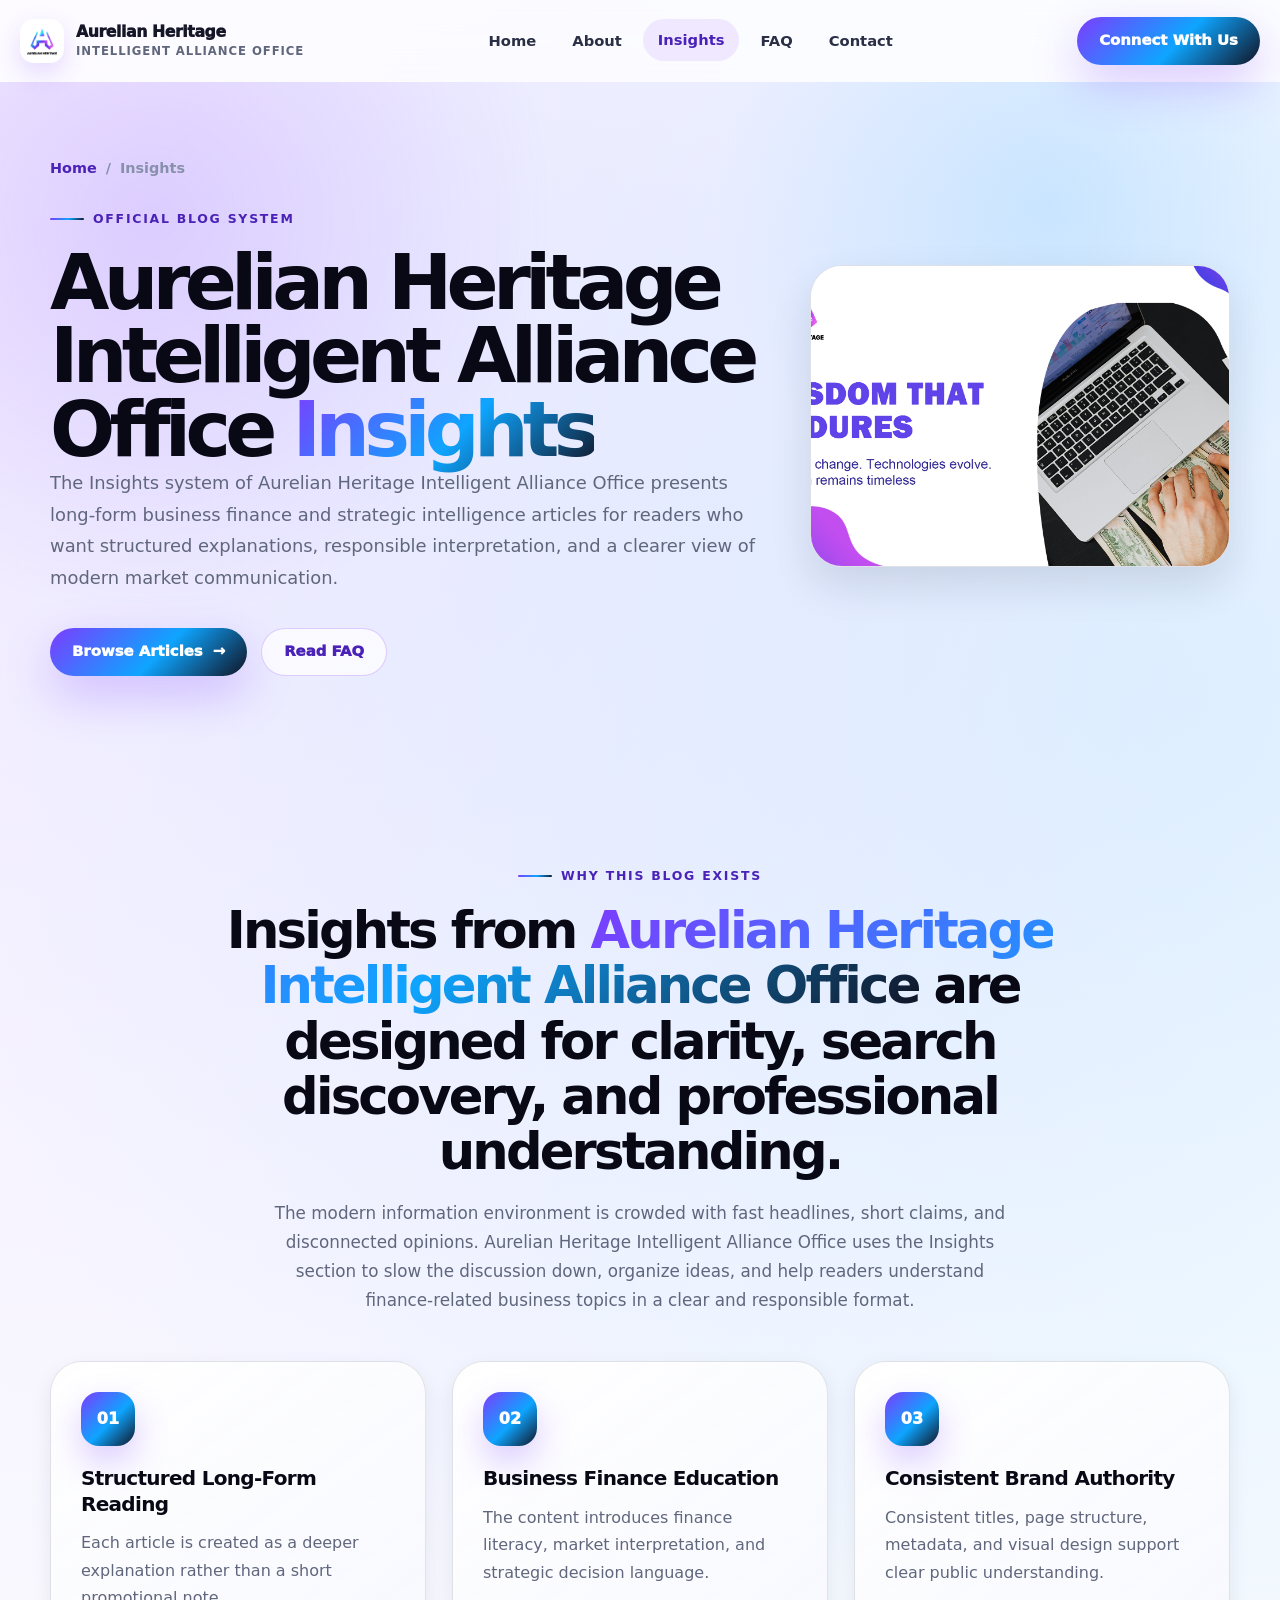
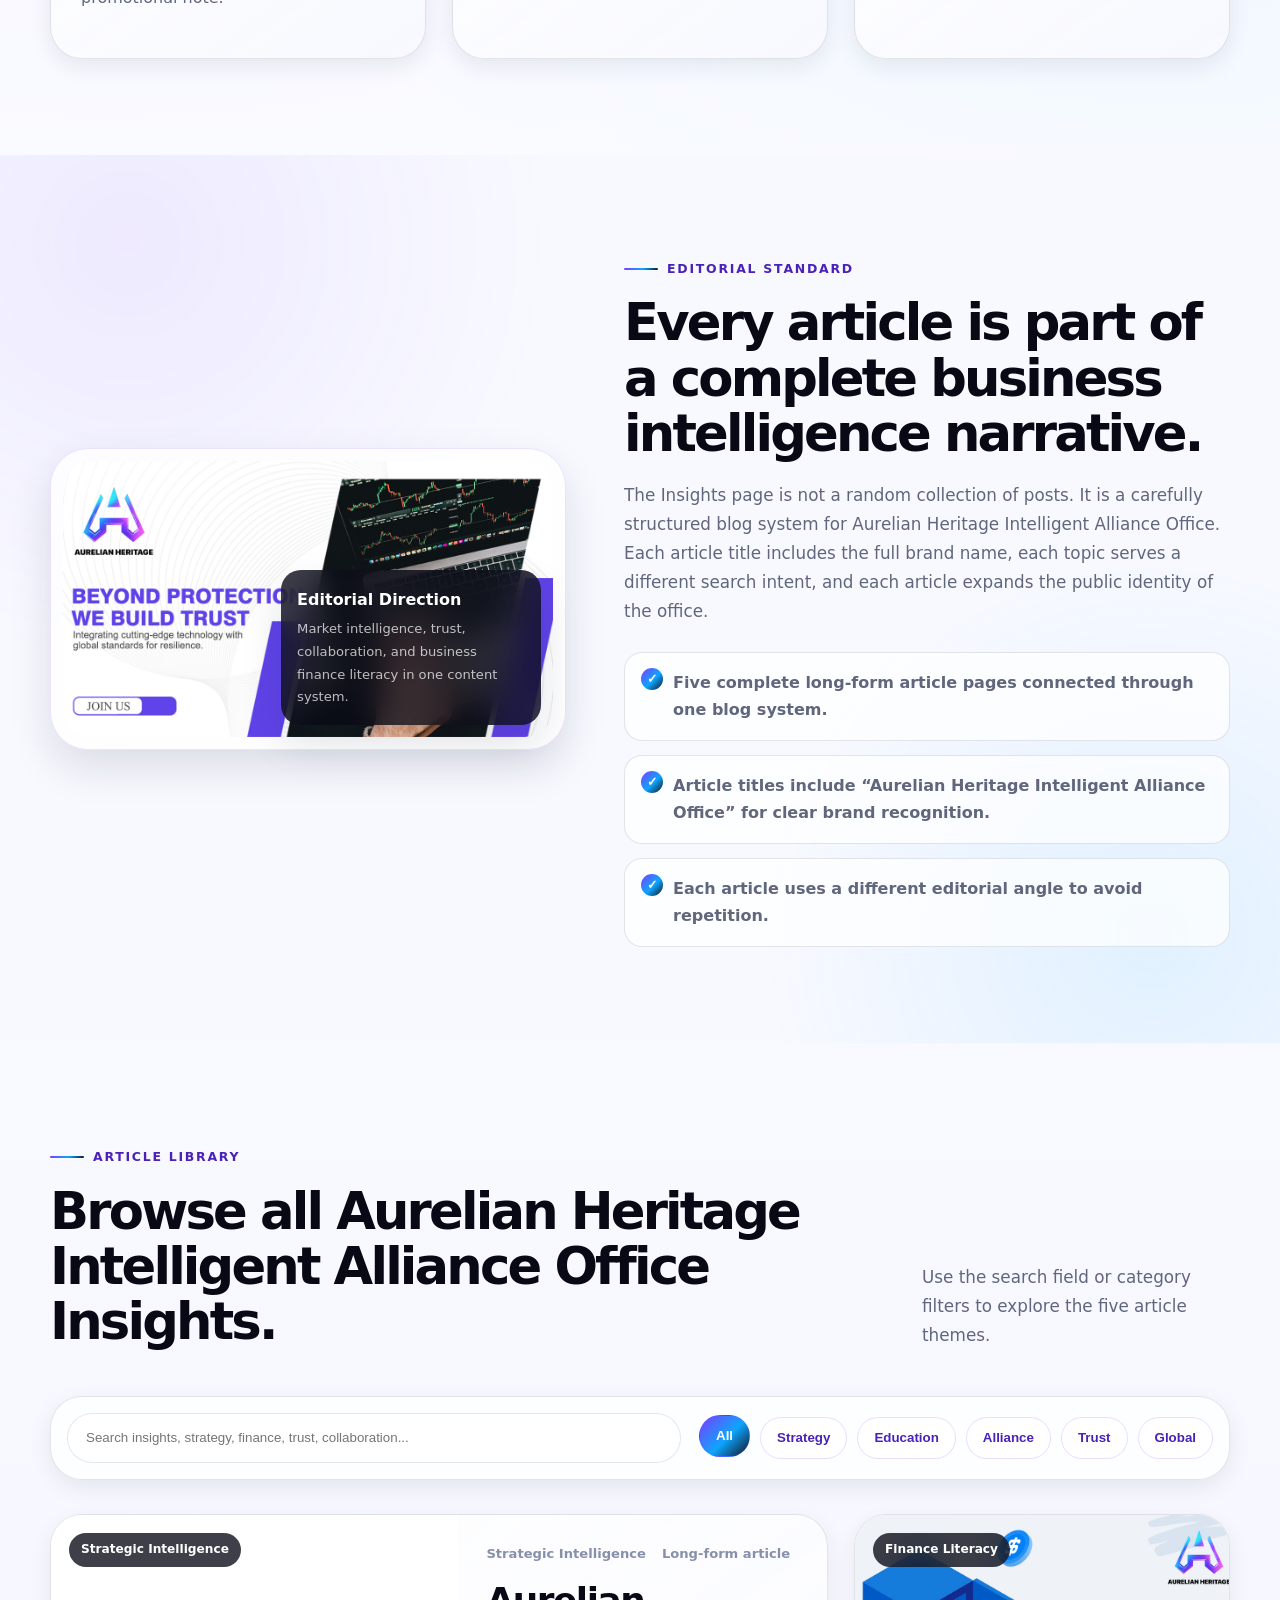
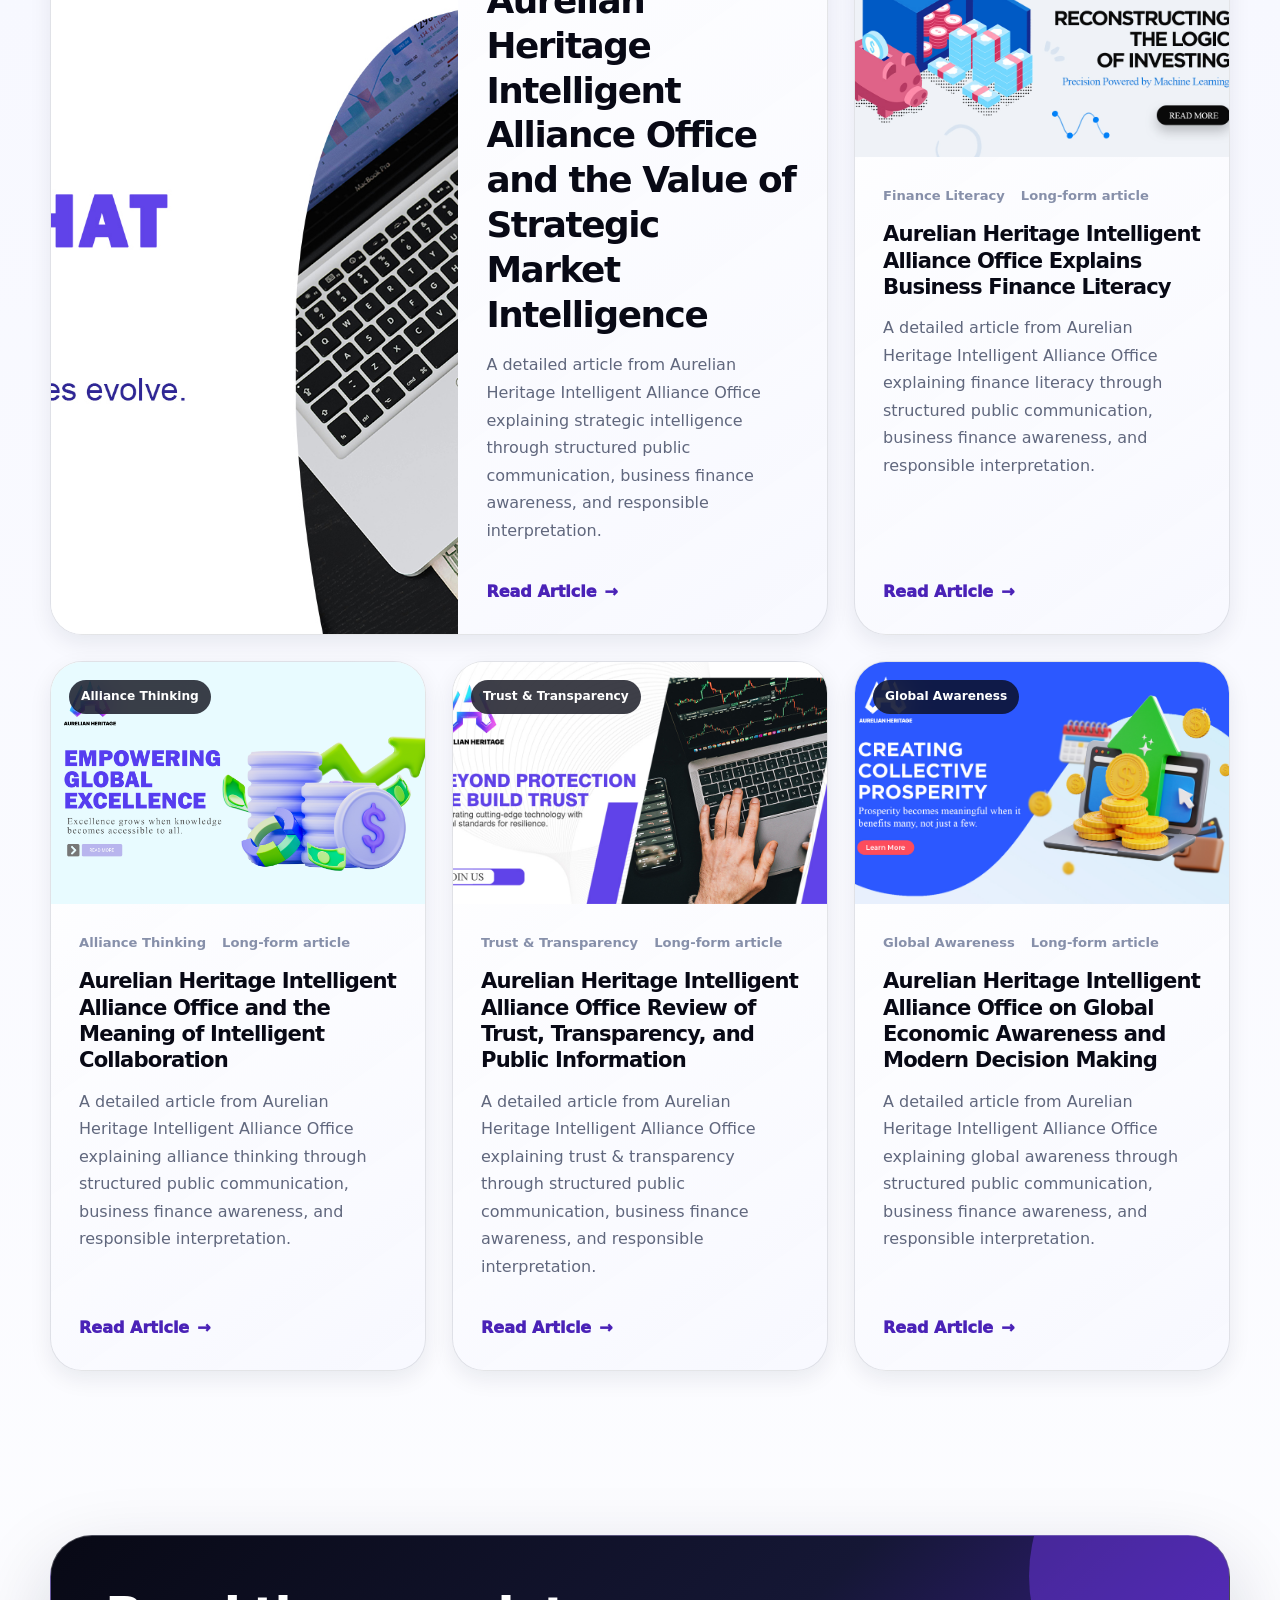
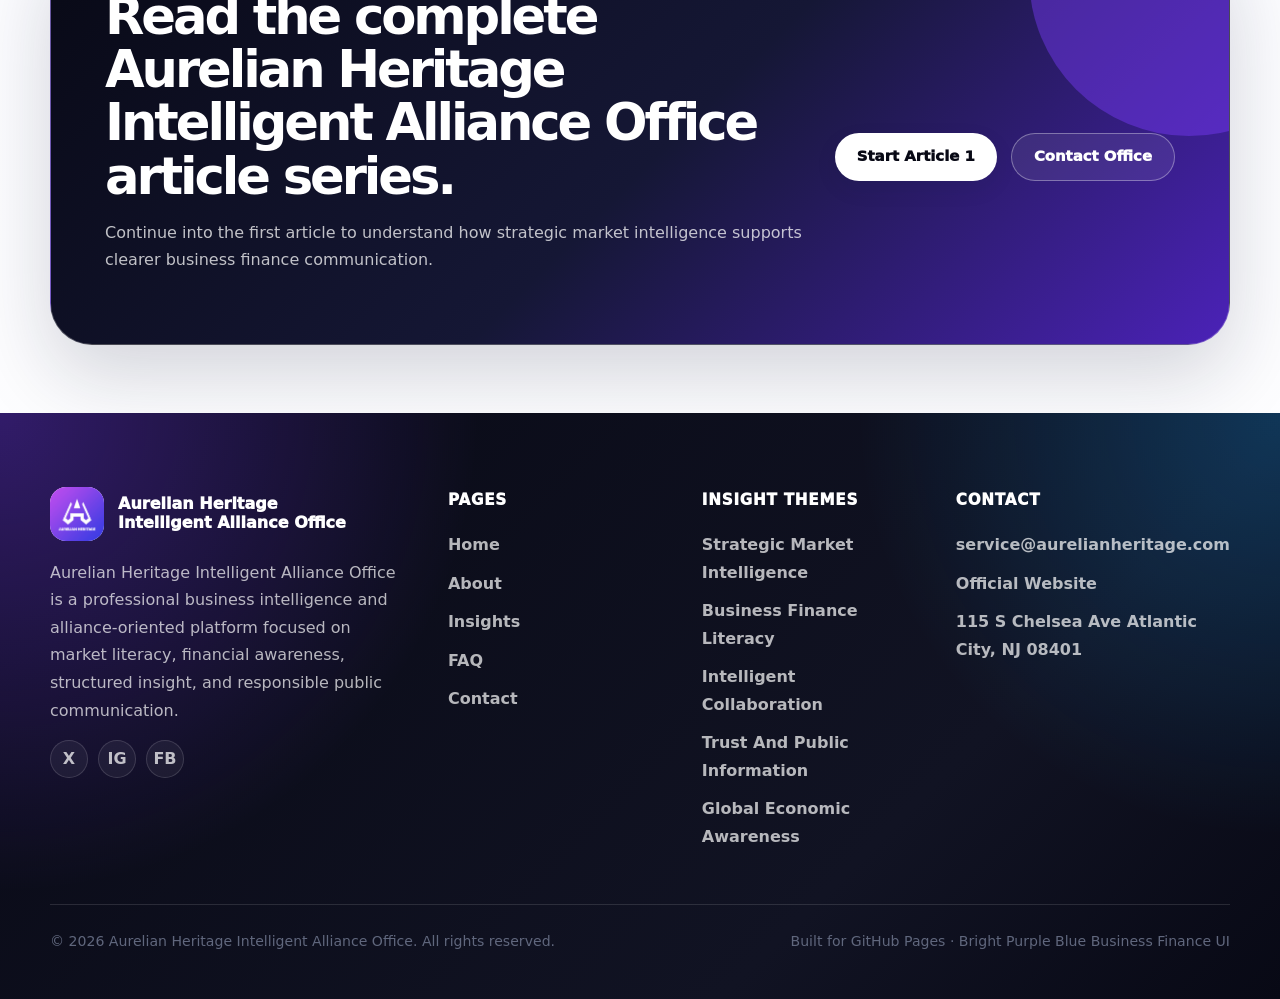
<file: insights.html>
<!DOCTYPE html><html lang="en"><head><meta charset="UTF-8"/><meta http-equiv="X-UA-Compatible" content="IE=edge"/><meta name="viewport" content="width=device-width, initial-scale=1.0"/><title>Insights | Aurelian Heritage Intelligent Alliance Office Blog System</title><meta name="description" content="Read the official Insights blog system from Aurelian Heritage Intelligent Alliance Office, featuring long-form articles about strategic market intelligence, business finance literacy, intelligent collaboration, trust, and global economic awareness."/><meta name="keywords" content="Aurelian Heritage Intelligent Alliance Office, Aurelian Heritage, business finance office, intelligent alliance office, strategic market insight, financial literacy, global economic awareness"/><meta name="author" content="Aurelian Heritage Intelligent Alliance Office"/><meta name="robots" content="index, follow"/><link rel="canonical" href="https://Aurelian-Heritage.github.io/insights.html"/><meta property="og:type" content="website"/><meta property="og:title" content="Insights | Aurelian Heritage Intelligent Alliance Office Blog System"/><meta property="og:description" content="Read the official Insights blog system from Aurelian Heritage Intelligent Alliance Office, featuring long-form articles about strategic market intelligence, business finance literacy, intelligent collaboration, trust, and global economic awareness."/><meta property="og:url" content="https://Aurelian-Heritage.github.io/insights.html"/><meta property="og:image" content="https://Aurelian-Heritage.github.io/images/4.png"/><meta property="og:site_name" content="Aurelian Heritage Intelligent Alliance Office"/><meta name="twitter:card" content="summary_large_image"/><meta name="twitter:title" content="Insights | Aurelian Heritage Intelligent Alliance Office Blog System"/><meta name="twitter:description" content="Read the official Insights blog system from Aurelian Heritage Intelligent Alliance Office, featuring long-form articles about strategic market intelligence, business finance literacy, intelligent collaboration, trust, and global economic awareness."/><meta name="twitter:image" content="https://Aurelian-Heritage.github.io/images/4.png"/><link rel="icon" type="image/png" href="images/Aurelian Heritage-2.png"/><link rel="apple-touch-icon" href="images/Aurelian Heritage-2.png"/><link rel="stylesheet" href="css/style.css"/></head><body><header class="site-header"><nav class="navbar" aria-label="Main navigation"><a href="index.html" class="brand" aria-label="Aurelian Heritage Intelligent Alliance Office home"><img src="images/Aurelian Heritage-2.png" alt="Aurelian Heritage Intelligent Alliance Office logo" class="brand-logo"/><span class="brand-text"><span class="brand-name">Aurelian Heritage</span><span class="brand-tagline">Intelligent Alliance Office</span></span></a><ul class="nav-menu"><li><a href="index.html" class="nav-link ">Home</a></li><li><a href="about.html" class="nav-link ">About</a></li><li><a href="insights.html" class="nav-link active">Insights</a></li><li><a href="faq.html" class="nav-link ">FAQ</a></li><li><a href="contact.html" class="nav-link ">Contact</a></li></ul><div class="nav-actions"><a href="contact.html" class="btn btn-primary">Connect With Us</a><button class="menu-toggle" type="button" aria-label="Open navigation menu"><span></span><span></span><span></span></button></div></nav></header>
<main><section class="page-hero"><div class="container"><div class="page-hero-grid"><div class="reveal-left"><div class="breadcrumb"><a href="index.html">Home</a><span>/</span><span>Insights</span></div><span class="eyebrow">Official Blog System</span><h1 class="display-title">Aurelian Heritage Intelligent Alliance Office <span class="gradient-text">Insights</span></h1><p class="lead">The Insights system of Aurelian Heritage Intelligent Alliance Office presents long-form business finance and strategic intelligence articles for readers who want structured explanations, responsible interpretation, and a clearer view of modern market communication.</p><div class="hero-actions"><a href="#insight-library" class="btn btn-primary">Browse Articles <span class="arrow">→</span></a><a href="faq.html" class="btn btn-outline">Read FAQ</a></div></div><div class="page-hero-card reveal-right"><img src="images/4.png" alt="Aurelian Heritage Intelligent Alliance Office insights banner"/></div></div></div></section>
<section class="page-section"><div class="container"><div class="section-head center reveal"><span class="eyebrow">Why This Blog Exists</span><h2 class="section-title">Insights from <span>Aurelian Heritage Intelligent Alliance Office</span> are designed for clarity, search discovery, and professional understanding.</h2><p class="section-subtitle">The modern information environment is crowded with fast headlines, short claims, and disconnected opinions. Aurelian Heritage Intelligent Alliance Office uses the Insights section to slow the discussion down, organize ideas, and help readers understand finance-related business topics in a clear and responsible format.</p></div><div class="grid-3"><article class="card feature-card reveal"><div class="card-body"><div class="icon-box">01</div><h3 class="card-title">Structured Long-Form Reading</h3><p class="card-text">Each article is created as a deeper explanation rather than a short promotional note.</p></div></article><article class="card feature-card reveal delay-1"><div class="card-body"><div class="icon-box">02</div><h3 class="card-title">Business Finance Education</h3><p class="card-text">The content introduces finance literacy, market interpretation, and strategic decision language.</p></div></article><article class="card feature-card reveal delay-2"><div class="card-body"><div class="icon-box">03</div><h3 class="card-title">Consistent Brand Authority</h3><p class="card-text">Consistent titles, page structure, metadata, and visual design support clear public understanding.</p></div></article></div></div></section>
<section class="page-section bg-light"><div class="container"><div class="split-layout"><div class="split-media media-frame wide reveal-left"><img src="images/3.png" alt="editorial banner"/><div class="media-caption"><strong>Editorial Direction</strong><p>Market intelligence, trust, collaboration, and business finance literacy in one content system.</p></div></div><div class="reveal-right"><span class="eyebrow">Editorial Standard</span><h2 class="section-title">Every article is part of a complete business intelligence narrative.</h2><p class="section-subtitle">The Insights page is not a random collection of posts. It is a carefully structured blog system for Aurelian Heritage Intelligent Alliance Office. Each article title includes the full brand name, each topic serves a different search intent, and each article expands the public identity of the office.</p><ul class="check-list"><li>Five complete long-form article pages connected through one blog system.</li><li>Article titles include “Aurelian Heritage Intelligent Alliance Office” for clear brand recognition.</li><li>Each article uses a different editorial angle to avoid repetition.</li></ul></div></div></div></section>
<section class="page-section" id="insight-library"><div class="container"><div class="section-head"><div class="reveal-left"><span class="eyebrow">Article Library</span><h2 class="section-title">Browse all Aurelian Heritage Intelligent Alliance Office Insights.</h2></div><p class="section-subtitle reveal-right">Use the search field or category filters to explore the five article themes.</p></div><div class="insights-toolbar reveal"><div class="search-box"><input type="search" data-blog-search aria-label="Search insights" placeholder="Search insights, strategy, finance, trust, collaboration..."/></div><div class="filter-pills"><button class="filter-pill active" type="button" data-filter="all" aria-pressed="true">All</button><button class="filter-pill" type="button" data-filter="strategic" aria-pressed="false">Strategy</button><button class="filter-pill" type="button" data-filter="finance" aria-pressed="false">Education</button><button class="filter-pill" type="button" data-filter="alliance" aria-pressed="false">Alliance</button><button class="filter-pill" type="button" data-filter="trust" aria-pressed="false">Trust</button><button class="filter-pill" type="button" data-filter="global" aria-pressed="false">Global</button></div></div><div class="blog-grid"><article class="card blog-card featured reveal" data-blog-card data-category="strategic" data-title="Aurelian Heritage Intelligent Alliance Office and the Value of Strategic Market Intelligence" data-keywords="strategy,finance,alliance,trust,global,intelligence"><a href="article-1.html" class="blog-image"><span class="blog-badge">Strategic Intelligence</span><img src="images/4.png" alt="Aurelian Heritage Intelligent Alliance Office and the Value of Strategic Market Intelligence cover"/></a><div class="blog-content"><div class="blog-meta"><span>Strategic Intelligence</span><span>Long-form article</span></div><h3 class="blog-title"><a href="article-1.html">Aurelian Heritage Intelligent Alliance Office and the Value of Strategic Market Intelligence</a></h3><p class="blog-excerpt">A detailed article from Aurelian Heritage Intelligent Alliance Office explaining strategic intelligence through structured public communication, business finance awareness, and responsible interpretation.</p><a href="article-1.html" class="text-link">Read Article <span class="arrow">→</span></a></div></article><article class="card blog-card reveal delay-1" data-blog-card data-category="finance" data-title="Aurelian Heritage Intelligent Alliance Office Explains Business Finance Literacy" data-keywords="strategy,finance,alliance,trust,global,intelligence"><a href="article-2.html" class="blog-image"><span class="blog-badge">Finance Literacy</span><img src="images/12.png" alt="Aurelian Heritage Intelligent Alliance Office Explains Business Finance Literacy cover"/></a><div class="blog-content"><div class="blog-meta"><span>Finance Literacy</span><span>Long-form article</span></div><h3 class="blog-title"><a href="article-2.html">Aurelian Heritage Intelligent Alliance Office Explains Business Finance Literacy</a></h3><p class="blog-excerpt">A detailed article from Aurelian Heritage Intelligent Alliance Office explaining finance literacy through structured public communication, business finance awareness, and responsible interpretation.</p><a href="article-2.html" class="text-link">Read Article <span class="arrow">→</span></a></div></article><article class="card blog-card reveal delay-2" data-blog-card data-category="alliance" data-title="Aurelian Heritage Intelligent Alliance Office and the Meaning of Intelligent Collaboration" data-keywords="strategy,finance,alliance,trust,global,intelligence"><a href="article-3.html" class="blog-image"><span class="blog-badge">Alliance Thinking</span><img src="images/5-7 (2).png" alt="Aurelian Heritage Intelligent Alliance Office and the Meaning of Intelligent Collaboration cover"/></a><div class="blog-content"><div class="blog-meta"><span>Alliance Thinking</span><span>Long-form article</span></div><h3 class="blog-title"><a href="article-3.html">Aurelian Heritage Intelligent Alliance Office and the Meaning of Intelligent Collaboration</a></h3><p class="blog-excerpt">A detailed article from Aurelian Heritage Intelligent Alliance Office explaining alliance thinking through structured public communication, business finance awareness, and responsible interpretation.</p><a href="article-3.html" class="text-link">Read Article <span class="arrow">→</span></a></div></article><article class="card blog-card reveal delay-0" data-blog-card data-category="trust" data-title="Aurelian Heritage Intelligent Alliance Office Review of Trust, Transparency, and Public Information" data-keywords="strategy,finance,alliance,trust,global,intelligence"><a href="article-4.html" class="blog-image"><span class="blog-badge">Trust & Transparency</span><img src="images/3.png" alt="Aurelian Heritage Intelligent Alliance Office Review of Trust, Transparency, and Public Information cover"/></a><div class="blog-content"><div class="blog-meta"><span>Trust & Transparency</span><span>Long-form article</span></div><h3 class="blog-title"><a href="article-4.html">Aurelian Heritage Intelligent Alliance Office Review of Trust, Transparency, and Public Information</a></h3><p class="blog-excerpt">A detailed article from Aurelian Heritage Intelligent Alliance Office explaining trust & transparency through structured public communication, business finance awareness, and responsible interpretation.</p><a href="article-4.html" class="text-link">Read Article <span class="arrow">→</span></a></div></article><article class="card blog-card reveal delay-1" data-blog-card data-category="global" data-title="Aurelian Heritage Intelligent Alliance Office on Global Economic Awareness and Modern Decision Making" data-keywords="strategy,finance,alliance,trust,global,intelligence"><a href="article-5.html" class="blog-image"><span class="blog-badge">Global Awareness</span><img src="images/10.png" alt="Aurelian Heritage Intelligent Alliance Office on Global Economic Awareness and Modern Decision Making cover"/></a><div class="blog-content"><div class="blog-meta"><span>Global Awareness</span><span>Long-form article</span></div><h3 class="blog-title"><a href="article-5.html">Aurelian Heritage Intelligent Alliance Office on Global Economic Awareness and Modern Decision Making</a></h3><p class="blog-excerpt">A detailed article from Aurelian Heritage Intelligent Alliance Office explaining global awareness through structured public communication, business finance awareness, and responsible interpretation.</p><a href="article-5.html" class="text-link">Read Article <span class="arrow">→</span></a></div></article></div><div class="no-results" data-no-results>No matching insights were found. Try another keyword or category.</div></div></section>
<section class="page-section-sm"><div class="container"><div class="cta-block reveal"><div class="cta-content"><div><h2>Read the complete Aurelian Heritage Intelligent Alliance Office article series.</h2><p>Continue into the first article to understand how strategic market intelligence supports clearer business finance communication.</p></div><div class="hero-actions"><a href="article-1.html" class="btn btn-light">Start Article 1</a><a href="contact.html" class="btn btn-outline" style="color:#fff;border-color:rgba(255,255,255,.34);background:rgba(255,255,255,.08)">Contact Office</a></div></div></div></div></section></main><footer class="site-footer"><div class="container"><div class="footer-grid"><div><a href="index.html" class="footer-brand"><img src="images/LOGO2.jpg" alt="Aurelian Heritage Intelligent Alliance Office footer logo"/><span>Aurelian Heritage<br/>Intelligent Alliance Office</span></a><p class="footer-about">Aurelian Heritage Intelligent Alliance Office is a professional business intelligence and alliance-oriented platform focused on market literacy, financial awareness, structured insight, and responsible public communication.</p><div class="footer-social"><a href="#" data-social-placeholder aria-label="Aurelian Heritage X profile placeholder">X</a><a href="#" data-social-placeholder aria-label="Aurelian Heritage Instagram profile placeholder">IG</a><a href="#" data-social-placeholder aria-label="Aurelian Heritage Facebook profile placeholder">FB</a></div></div><div><h3 class="footer-title">Pages</h3><ul class="footer-links"><li><a href="index.html">Home</a></li><li><a href="about.html">About</a></li><li><a href="insights.html">Insights</a></li><li><a href="faq.html">FAQ</a></li><li><a href="contact.html">Contact</a></li></ul></div><div><h3 class="footer-title">Insight Themes</h3><ul class="footer-links"><li><a href="article-1.html">Strategic Market Intelligence</a></li><li><a href="article-2.html">Business Finance Literacy</a></li><li><a href="article-3.html">Intelligent Collaboration</a></li><li><a href="article-4.html">Trust And Public Information</a></li><li><a href="article-5.html">Global Economic Awareness</a></li></ul></div><div><h3 class="footer-title">Contact</h3><ul class="footer-links"><li><a href="mailto:service@aurelianheritage.com">service@aurelianheritage.com</a></li><li><a href="https://aurelianheritage.com/" target="_blank" rel="noopener noreferrer">Official Website</a></li><li><a href="https://www.google.com/maps/search/?api=1&query=115%20S%20Chelsea%20Ave%20Atlantic%20City%20New%20Jersey%2008401" target="_blank" rel="noopener noreferrer">115 S Chelsea Ave Atlantic City, NJ 08401</a></li></ul></div></div><div class="footer-bottom"><p>© <span data-current-year></span> Aurelian Heritage Intelligent Alliance Office. All rights reserved.</p><p>Built for GitHub Pages · Bright Purple Blue Business Finance UI</p></div></div></footer><button class="back-to-top" type="button" data-back-to-top aria-label="Back to top">↑</button><script src="js/main.js"></script></body></html>
</file>
<file: css/style.css>
/* =========================================================
   Aurelian Heritage Intelligent Alliance Office
   Pure HTML + CSS + JS GitHub Pages Website
   Theme: Bright Purple / Blue / Black Business Finance UI
   ========================================================= */
:root{
  --primary:#7c3cff;--primary-dark:#4a22b7;--blue:#0ea5ff;--blue-dark:#075de7;--black:#080915;--dark:#111323;--text:#151728;--muted:#60677d;--line:rgba(14,20,40,.11);--white:#fff;--light:#f7f8ff;--lav:#efe8ff;--gradient:linear-gradient(135deg,#7c3cff 0%,#0ea5ff 55%,#111323 100%);--gradient-dark:linear-gradient(135deg,#080915 0%,#151735 52%,#4b22b8 100%);--shadow:0 18px 42px rgba(19,24,48,.12);--shadow-lg:0 30px 80px rgba(19,24,48,.18);--radius:24px;--container:1180px;--header:82px;font-family:Inter,ui-sans-serif,system-ui,-apple-system,BlinkMacSystemFont,"Segoe UI",Arial,sans-serif}
*{box-sizing:border-box}html{scroll-behavior:smooth}body{margin:0;font-family:var(--font-family);line-height:1.72;color:var(--text);background:radial-gradient(circle at 8% 4%,rgba(124,60,255,.11),transparent 28%),radial-gradient(circle at 92% 12%,rgba(14,165,255,.12),transparent 24%),linear-gradient(180deg,#fff 0%,#f7f8ff 55%,#fff 100%);overflow-x:hidden}body.menu-open{overflow:hidden}img{max-width:100%;display:block}a{text-decoration:none;color:inherit}p{margin:0 0 1rem;color:var(--muted)}strong{color:var(--black)}.container{width:min(var(--container),calc(100% - 40px));margin:auto}.container-wide{width:min(1320px,calc(100% - 40px));margin:auto}.page-section{padding:96px 0}.page-section-sm{padding:68px 0}.bg-light{background:radial-gradient(circle at 10% 10%,rgba(124,60,255,.08),transparent 30%),radial-gradient(circle at 90% 88%,rgba(14,165,255,.10),transparent 28%),#f8f9ff}.bg-dark{background:var(--gradient-dark);color:#fff}.bg-dark p,.bg-dark .section-subtitle,.bg-dark .eyebrow{color:rgba(255,255,255,.76)}.text-center{text-align:center}.eyebrow{display:inline-flex;align-items:center;gap:9px;margin-bottom:16px;color:var(--primary-dark);font-size:.78rem;font-weight:900;letter-spacing:.14em;text-transform:uppercase}.eyebrow:before{content:"";width:34px;height:2px;border-radius:99px;background:var(--gradient)}.section-title{margin:0;color:var(--black);font-size:clamp(2rem,4vw,4rem);line-height:1.08;letter-spacing:-.055em}.section-title span,.gradient-text{background:var(--gradient);-webkit-background-clip:text;background-clip:text;color:transparent}.section-subtitle{max-width:760px;margin:20px 0 0;color:var(--muted);font-size:1.05rem}.section-head{display:flex;align-items:flex-end;justify-content:space-between;gap:36px;margin-bottom:46px}.section-head.center{display:block;text-align:center;max-width:880px;margin:0 auto 46px}.section-head.center .section-subtitle{margin-left:auto;margin-right:auto}.display-title{margin:0;color:var(--black);font-size:clamp(2.7rem,6vw,6.6rem);line-height:.96;letter-spacing:-.075em}.lead{color:var(--muted);font-size:clamp(1.02rem,1.4vw,1.22rem);line-height:1.78}.kicker{display:inline-flex;align-items:center;gap:10px;padding:8px 13px;border:1px solid rgba(124,60,255,.14);border-radius:999px;color:var(--primary-dark);background:rgba(255,255,255,.72);box-shadow:0 8px 22px rgba(19,24,48,.08);font-size:.82rem;font-weight:900}.kicker-dot{width:8px;height:8px;border-radius:50%;background:var(--blue);box-shadow:0 0 0 7px rgba(14,165,255,.14)}
.site-header{position:sticky;top:0;z-index:1000;height:var(--header);border-bottom:1px solid rgba(255,255,255,.14);background:rgba(255,255,255,.78);backdrop-filter:blur(22px);transition:.28s}.site-header.is-scrolled{background:rgba(255,255,255,.94);border-color:rgba(14,20,40,.08);box-shadow:0 12px 36px rgba(20,24,52,.08)}.navbar{width:min(1320px,calc(100% - 40px));height:100%;margin:auto;display:flex;align-items:center;justify-content:space-between;gap:28px}.brand{display:inline-flex;align-items:center;gap:12px;min-width:max-content}.brand-logo{width:44px;height:44px;border-radius:14px;object-fit:contain;background:#fff;box-shadow:0 10px 24px rgba(124,60,255,.18)}.brand-text{display:flex;flex-direction:column;line-height:1.1}.brand-name{font-size:.98rem;font-weight:950;letter-spacing:-.025em}.brand-tagline{margin-top:4px;color:var(--muted);font-size:.73rem;font-weight:800;letter-spacing:.08em;text-transform:uppercase}.nav-menu{display:flex;align-items:center;gap:6px;margin:0;padding:0;list-style:none}.nav-link{display:inline-flex;align-items:center;min-height:42px;padding:0 15px;border-radius:999px;color:#2a2f46;font-size:.92rem;font-weight:900;transition:.18s}.nav-link:hover,.nav-link.active{color:var(--primary-dark);background:rgba(124,60,255,.10);transform:translateY(-1px)}.nav-actions{display:flex;align-items:center;gap:12px}.menu-toggle{display:none;width:46px;height:46px;border:1px solid var(--line);border-radius:14px;background:#fff;box-shadow:0 8px 22px rgba(19,24,48,.08)}.menu-toggle span{display:block;width:20px;height:2px;margin:5px auto;border-radius:99px;background:var(--black);transition:.28s}.menu-toggle.is-active span:nth-child(1){transform:translateY(7px) rotate(45deg)}.menu-toggle.is-active span:nth-child(2){opacity:0}.menu-toggle.is-active span:nth-child(3){transform:translateY(-7px) rotate(-45deg)}
.btn{position:relative;display:inline-flex;align-items:center;justify-content:center;gap:10px;min-height:48px;padding:0 22px;border:0;border-radius:999px;font-size:.93rem;font-weight:950;white-space:nowrap;overflow:hidden;transition:.28s}.btn:hover{transform:translateY(-3px)}.btn-primary{color:#fff;background:var(--gradient);box-shadow:0 18px 48px rgba(124,60,255,.28)}.btn-dark{color:#fff;background:var(--black);box-shadow:var(--shadow)}.btn-light{color:var(--black);background:#fff;box-shadow:0 8px 22px rgba(19,24,48,.08)}.btn-outline{color:var(--primary-dark);border:1px solid rgba(124,60,255,.24);background:rgba(255,255,255,.72)}.text-link{display:inline-flex;align-items:center;gap:8px;color:var(--primary-dark);font-weight:950}.arrow{transition:.28s}.text-link:hover .arrow,.btn:hover .arrow{transform:translateX(4px)}
.hero{position:relative;padding:74px 0 96px;overflow:hidden}.hero:before{content:"";position:absolute;top:-220px;right:-120px;width:520px;height:520px;border-radius:50%;background:rgba(124,60,255,.12);filter:blur(12px);z-index:-1}.hero:after{content:"";position:absolute;left:-180px;bottom:-260px;width:620px;height:620px;border-radius:50%;background:rgba(14,165,255,.13);filter:blur(16px);z-index:-1}.hero-grid{display:grid;grid-template-columns:minmax(0,1.02fr) minmax(420px,.98fr);align-items:center;gap:58px}.hero-content .lead{max-width:690px;margin-top:24px}.hero-actions{display:flex;flex-wrap:wrap;align-items:center;gap:14px;margin-top:34px}.hero-trust{display:grid;grid-template-columns:repeat(3,1fr);gap:14px;margin-top:38px;max-width:660px}.trust-item{padding:18px;border:1px solid var(--line);border-radius:24px;background:rgba(255,255,255,.76);box-shadow:0 8px 22px rgba(19,24,48,.08)}.trust-number{display:block;color:var(--black);font-size:1.45rem;font-weight:950;letter-spacing:-.04em}.trust-label{display:block;margin-top:4px;color:var(--muted);font-size:.82rem;font-weight:750;line-height:1.45}.hero-visual{position:relative;min-height:530px}.hero-image-card{position:relative;z-index:2;border:1px solid rgba(255,255,255,.72);border-radius:36px;background:rgba(255,255,255,.65);box-shadow:var(--shadow-lg);overflow:hidden;transform:rotate(1deg)}.hero-image-card img{width:100%;min-height:380px;object-fit:cover}.floating-card{position:absolute;z-index:4;max-width:260px;padding:18px;border:1px solid rgba(255,255,255,.78);border-radius:24px;background:rgba(255,255,255,.88);backdrop-filter:blur(18px);box-shadow:var(--shadow)}.floating-card.top{top:22px;left:-28px}.floating-card.bottom{right:-18px;bottom:42px}.mini-title{margin:0;color:var(--black);font-size:.95rem;font-weight:950}.mini-text{margin:6px 0 0;color:var(--muted);font-size:.82rem;line-height:1.55}.orbit-badge{position:absolute;z-index:1;width:110px;height:110px;right:18px;top:-24px;border-radius:50%;background:var(--gradient);box-shadow:0 18px 48px rgba(124,60,255,.28);animation:floatY 5.8s ease-in-out infinite}
.page-hero{position:relative;padding:74px 0 86px;overflow:hidden}.page-hero:before{content:"";position:absolute;inset:0;background:radial-gradient(circle at 12% 20%,rgba(124,60,255,.16),transparent 32%),radial-gradient(circle at 82% 18%,rgba(14,165,255,.14),transparent 28%);z-index:-1}.page-hero-grid{display:grid;grid-template-columns:1fr 420px;align-items:center;gap:48px}.page-hero-card{border:1px solid var(--line);border-radius:32px;background:rgba(255,255,255,.76);box-shadow:var(--shadow);overflow:hidden}.page-hero-card img{width:100%;height:300px;object-fit:cover}.breadcrumb{display:flex;flex-wrap:wrap;align-items:center;gap:9px;margin-bottom:20px;color:var(--muted);font-size:.9rem;font-weight:850}.breadcrumb a{color:var(--primary-dark)}.breadcrumb span{color:#8790aa}.card{position:relative;border:1px solid var(--line);border-radius:32px;background:linear-gradient(145deg,rgba(255,255,255,.96),rgba(247,248,255,.92));box-shadow:0 8px 22px rgba(19,24,48,.08);overflow:hidden;transition:.28s}.card:hover{transform:translateY(-8px);border-color:rgba(124,60,255,.22);box-shadow:var(--shadow-lg)}.card-body{padding:30px}.card-title{margin:0;color:var(--black);font-size:1.25rem;line-height:1.28;letter-spacing:-.035em}.card-text{margin-top:12px;color:var(--muted)}.icon-box{display:inline-grid;place-items:center;width:54px;height:54px;margin-bottom:20px;border-radius:18px;color:#fff;background:var(--gradient);box-shadow:0 16px 34px rgba(124,60,255,.25);font-weight:950}.grid-2{display:grid;grid-template-columns:repeat(2,1fr);gap:26px}.grid-3{display:grid;grid-template-columns:repeat(3,1fr);gap:26px}.grid-4{display:grid;grid-template-columns:repeat(4,1fr);gap:22px}.split-layout{display:grid;grid-template-columns:minmax(0,.92fr) minmax(0,1.08fr);align-items:center;gap:58px}.split-layout.reverse{grid-template-columns:minmax(0,1.08fr) minmax(0,.92fr)}.media-frame{position:relative;padding:12px;border:1px solid rgba(124,60,255,.14);border-radius:38px;background:rgba(255,255,255,.78);box-shadow:var(--shadow)}.media-frame img{border-radius:28px;width:100%;object-fit:cover}.media-frame.wide img,.split-media.wide img{aspect-ratio:16/9}.media-caption{position:absolute;right:24px;bottom:24px;max-width:260px;padding:16px;border-radius:20px;color:#fff;background:rgba(8,9,21,.78);backdrop-filter:blur(16px);box-shadow:var(--shadow)}.media-caption strong{color:#fff}.media-caption p{margin:5px 0 0;color:rgba(255,255,255,.72);font-size:.82rem}.check-list{display:grid;gap:14px;margin:26px 0 0;padding:0;list-style:none}.check-list li{position:relative;padding:16px 18px 16px 48px;border:1px solid var(--line);border-radius:18px;background:rgba(255,255,255,.72);color:var(--muted);font-weight:650}.check-list li:before{content:"✓";position:absolute;left:16px;top:15px;display:inline-grid;place-items:center;width:22px;height:22px;border-radius:50%;color:#fff;background:var(--gradient);font-size:.78rem;font-weight:950}.visual-mosaic{display:grid;grid-template-columns:1.1fr .9fr;gap:18px}.visual-mosaic img{width:100%;border-radius:28px;box-shadow:var(--shadow);object-fit:cover}.mosaic-large{aspect-ratio:4/5}.mosaic-stack{display:grid;gap:18px}.mosaic-stack img{aspect-ratio:16/10}.badge-row{display:flex;flex-wrap:wrap;gap:10px;margin-top:24px}.badge{display:inline-flex;align-items:center;min-height:34px;padding:0 12px;border:1px solid rgba(124,60,255,.16);border-radius:999px;color:var(--primary-dark);background:rgba(255,255,255,.74);font-size:.8rem;font-weight:900}.stat-strip{display:grid;grid-template-columns:repeat(4,1fr);border:1px solid var(--line);border-radius:32px;background:rgba(255,255,255,.72);box-shadow:var(--shadow);overflow:hidden}.stat-cell{padding:30px;border-right:1px solid var(--line)}.stat-cell:last-child{border-right:0}.stat-value{display:block;color:var(--black);font-size:clamp(1.8rem,3vw,3rem);font-weight:950;letter-spacing:-.06em}.stat-desc{display:block;margin-top:8px;color:var(--muted);font-size:.9rem;font-weight:750}
.blog-grid{display:grid;grid-template-columns:repeat(3,1fr);gap:26px}.blog-card{display:flex;min-height:100%;flex-direction:column}.blog-card.featured{grid-column:span 2;display:grid;grid-template-columns:minmax(0,1.05fr) minmax(0,.95fr)}.blog-image{position:relative;overflow:hidden}.blog-image img{width:100%;height:242px;object-fit:cover;transition:.8s}.blog-card.featured .blog-image img{height:100%;min-height:430px}.blog-card:hover .blog-image img{transform:scale(1.055)}.blog-badge{position:absolute;left:18px;top:18px;z-index:2;display:inline-flex;min-height:34px;align-items:center;padding:0 12px;border-radius:999px;color:#fff;background:rgba(8,9,21,.78);backdrop-filter:blur(14px);font-size:.76rem;font-weight:900}.blog-content{display:flex;flex:1;flex-direction:column;padding:28px}.blog-meta{display:flex;flex-wrap:wrap;gap:10px 16px;margin-bottom:14px;color:#8790aa;font-size:.82rem;font-weight:800}.blog-title{margin:0;color:var(--black);font-size:1.32rem;line-height:1.25;letter-spacing:-.04em}.blog-card.featured .blog-title{font-size:clamp(1.7rem,2.8vw,2.65rem)}.blog-excerpt{margin-top:14px}.blog-content .text-link{margin-top:auto;padding-top:18px}.insights-toolbar{display:flex;align-items:center;justify-content:space-between;gap:18px;margin-bottom:34px;padding:16px;border:1px solid var(--line);border-radius:32px;background:rgba(255,255,255,.78);box-shadow:0 8px 22px rgba(19,24,48,.08)}.search-box{position:relative;flex:1;min-width:240px}.search-box input{width:100%;min-height:50px;padding:0 18px;border:1px solid rgba(14,20,40,.10);border-radius:999px;background:#fff;outline:0}.filter-pills{display:flex;flex-wrap:wrap;gap:10px}.filter-pill{min-height:42px;padding:0 16px;border:1px solid rgba(124,60,255,.16);border-radius:999px;color:var(--primary-dark);background:rgba(255,255,255,.80);font-weight:900;transition:.28s}.filter-pill:hover,.filter-pill.active{color:#fff;background:var(--gradient);transform:translateY(-2px)}.no-results{display:none;margin-top:24px;padding:28px;border:1px dashed rgba(124,60,255,.28);border-radius:32px;background:rgba(255,255,255,.72);text-align:center;font-weight:800}.no-results.show{display:block}
.article-hero{padding:70px 0 56px;background:radial-gradient(circle at 16% 10%,rgba(124,60,255,.16),transparent 30%),radial-gradient(circle at 86% 16%,rgba(14,165,255,.13),transparent 26%),#fff}.article-header{max-width:980px;margin:auto;text-align:center}.article-header .blog-meta{justify-content:center;margin-top:22px}.article-title{margin:0;color:var(--black);font-size:clamp(2.4rem,5vw,5.2rem);line-height:1.02;letter-spacing:-.07em}.article-cover{width:min(1320px,calc(100% - 40px));margin:34px auto 0;overflow:hidden;border-radius:38px;box-shadow:var(--shadow-lg)}.article-cover img{width:100%;max-height:620px;object-fit:cover}.article-layout{display:grid;grid-template-columns:260px minmax(0,1fr);align-items:start;gap:54px}.article-sidebar{position:sticky;top:calc(var(--header) + 24px)}.toc-card,.author-card{padding:22px;border:1px solid var(--line);border-radius:24px;background:rgba(255,255,255,.78);box-shadow:0 8px 22px rgba(19,24,48,.08)}.author-card{margin-top:18px}.toc-title,.author-title{margin:0 0 12px;color:var(--black);font-size:.95rem;font-weight:950}.toc-list{display:grid;gap:8px;margin:0;padding:0;list-style:none}.toc-list a{display:block;padding:8px 10px;border-radius:12px;color:var(--muted);font-size:.88rem;font-weight:800}.toc-list a:hover{color:var(--primary-dark);background:rgba(124,60,255,.08)}.article-content h2{margin:44px 0 16px;color:var(--black);font-size:clamp(1.65rem,3vw,2.55rem);line-height:1.16;letter-spacing:-.05em}.article-content h3{margin:34px 0 12px;color:var(--black);font-size:clamp(1.28rem,2vw,1.72rem);line-height:1.22;letter-spacing:-.035em}.article-content p{margin-bottom:20px;color:#4f566e;font-size:1.04rem}.article-content ul{display:grid;gap:12px;margin:20px 0 28px;padding-left:24px;color:#4f566e}.article-highlight{margin:34px 0;padding:30px;border:1px solid rgba(124,60,255,.18);border-radius:32px;background:linear-gradient(135deg,rgba(124,60,255,.12),rgba(14,165,255,.10))}.article-highlight p{margin:0;color:var(--dark);font-size:1.16rem;font-weight:800}.article-quote{margin:36px 0;padding:32px;border-left:5px solid var(--primary);border-radius:0 32px 32px 0;background:rgba(255,255,255,.78);box-shadow:0 8px 22px rgba(19,24,48,.08)}.article-quote p{margin:0;color:var(--black);font-size:1.22rem;font-weight:850}.article-nav{display:grid;grid-template-columns:repeat(2,1fr);gap:22px;margin-top:54px}.article-nav-card{padding:24px;border:1px solid var(--line);border-radius:24px;background:#fff;box-shadow:0 8px 22px rgba(19,24,48,.08);transition:.28s}.article-nav-card:hover{transform:translateY(-5px);box-shadow:var(--shadow)}.article-nav-label{display:block;margin-bottom:8px;color:#8790aa;font-size:.78rem;font-weight:900;text-transform:uppercase;letter-spacing:.08em}.article-nav-title{color:var(--black);font-weight:950;line-height:1.3}.reading-progress{position:fixed;top:0;left:0;z-index:1100;width:0%;height:3px;background:var(--gradient);box-shadow:0 0 18px rgba(124,60,255,.48)}
.faq-layout{display:grid;grid-template-columns:minmax(0,.86fr) minmax(0,1.14fr);gap:46px}.faq-intro{position:sticky;top:calc(var(--header) + 28px)}.faq-list{display:grid;gap:16px}.faq-item{border:1px solid var(--line);border-radius:24px;background:rgba(255,255,255,.82);box-shadow:0 8px 22px rgba(19,24,48,.08);overflow:hidden}.faq-item.is-open{border-color:rgba(124,60,255,.26);box-shadow:var(--shadow)}.faq-question{width:100%;display:flex;align-items:center;justify-content:space-between;gap:18px;padding:24px 26px;border:0;color:var(--black);background:transparent;text-align:left;font-size:1rem;font-weight:950;line-height:1.35;cursor:pointer}.faq-icon{position:relative;flex:0 0 auto;width:30px;height:30px;border-radius:50%;background:rgba(124,60,255,.10)}.faq-icon:before,.faq-icon:after{content:"";position:absolute;left:50%;top:50%;width:13px;height:2px;border-radius:99px;background:var(--primary-dark);transform:translate(-50%,-50%);transition:.28s}.faq-icon:after{transform:translate(-50%,-50%) rotate(90deg)}.faq-item.is-open .faq-icon{background:var(--gradient)}.faq-item.is-open .faq-icon:before,.faq-item.is-open .faq-icon:after{background:#fff}.faq-item.is-open .faq-icon:after{transform:translate(-50%,-50%) rotate(0)}.faq-answer{max-height:0;overflow:hidden;transition:max-height .36s}.faq-answer-inner{padding:0 26px 24px}.faq-answer-inner p{margin:0}.contact-grid{display:grid;grid-template-columns:minmax(0,.95fr) minmax(0,1.05fr);gap:36px;align-items:start}.contact-panel{padding:34px;border:1px solid var(--line);border-radius:32px;background:rgba(255,255,255,.82);box-shadow:var(--shadow)}.contact-list{display:grid;gap:16px;margin-top:26px}.contact-item{display:grid;grid-template-columns:52px 1fr;gap:15px;align-items:start;padding:18px;border:1px solid rgba(14,20,40,.08);border-radius:24px;background:#fff;transition:.28s}.contact-item:hover{transform:translateY(-4px);border-color:rgba(124,60,255,.20);box-shadow:0 8px 22px rgba(19,24,48,.08)}.contact-icon{display:grid;place-items:center;width:52px;height:52px;border-radius:18px;color:#fff;background:var(--gradient);font-weight:950}.contact-label{display:block;color:#8790aa;font-size:.78rem;font-weight:900;letter-spacing:.08em;text-transform:uppercase}.contact-value{display:inline-block;margin-top:3px;color:var(--black);font-weight:900;overflow-wrap:anywhere}.social-row{display:flex;flex-wrap:wrap;gap:12px;margin-top:26px}.social-link{display:inline-flex;align-items:center;justify-content:center;min-width:48px;height:48px;padding:0 16px;border:1px solid rgba(124,60,255,.16);border-radius:999px;color:var(--primary-dark);background:#fff;box-shadow:0 8px 22px rgba(19,24,48,.08);font-weight:950;transition:.28s}.social-link:hover{color:#fff;background:var(--gradient);transform:translateY(-3px)}.social-link.placeholder{color:#8790aa;background:rgba(255,255,255,.70)}.contact-form{display:grid;gap:18px}.form-row{display:grid;grid-template-columns:repeat(2,1fr);gap:18px}.form-field{display:grid;gap:8px}.form-field label{color:var(--black);font-size:.88rem;font-weight:900}.form-field input,.form-field textarea,.form-field select{width:100%;border:1px solid rgba(14,20,40,.11);border-radius:18px;color:var(--text);background:#fff;outline:0}.form-field input,.form-field select{min-height:52px;padding:0 16px}.form-field textarea{min-height:160px;resize:vertical;padding:15px 16px}.form-status{display:none;padding:14px 16px;border-radius:16px;font-weight:800}.form-status.success{display:block;color:#066447;background:rgba(25,185,130,.12)}.form-status.error{display:block;color:#8e1f1f;background:rgba(239,68,68,.12)}.form-note{color:var(--muted);font-size:.86rem}.map-card{overflow:hidden;min-height:360px;border:1px solid var(--line);border-radius:32px;background:linear-gradient(135deg,rgba(124,60,255,.20),rgba(14,165,255,.18)),#fff;box-shadow:var(--shadow)}.map-placeholder{min-height:360px;display:grid;place-items:center;padding:36px;text-align:center}.map-placeholder h3{margin:0;color:var(--black);font-size:1.6rem;letter-spacing:-.04em}.cta-block{position:relative;padding:54px;border:1px solid rgba(255,255,255,.26);border-radius:42px;color:#fff;background:var(--gradient-dark);box-shadow:var(--shadow-lg);overflow:hidden}.cta-block:before{content:"";position:absolute;right:-120px;top:-120px;width:320px;height:320px;border-radius:50%;background:rgba(124,60,255,.42)}.cta-content{position:relative;z-index:2;display:grid;grid-template-columns:1fr auto;align-items:center;gap:28px}.cta-block h2{margin:0;color:#fff;font-size:clamp(2rem,4vw,4.4rem);line-height:1.04;letter-spacing:-.06em}.cta-block p{max-width:720px;margin-top:16px;color:rgba(255,255,255,.74)}
.site-footer{position:relative;padding:74px 0 30px;color:rgba(255,255,255,.78);background:radial-gradient(circle at top left,rgba(124,60,255,.36),transparent 34%),radial-gradient(circle at top right,rgba(14,165,255,.24),transparent 30%),linear-gradient(135deg,#080915,#111323 70%,#080915);overflow:hidden}.footer-grid{display:grid;grid-template-columns:1.25fr repeat(3,.75fr);gap:38px}.footer-brand{display:flex;align-items:center;gap:14px}.footer-brand img{width:54px;height:54px;border-radius:16px;object-fit:contain;background:#fff}.footer-brand span{color:#fff;font-weight:950;line-height:1.18}.footer-about{max-width:420px;margin-top:18px;color:rgba(255,255,255,.70)}.footer-title{margin:0 0 18px;color:#fff;font-size:.95rem;font-weight:950;letter-spacing:.05em;text-transform:uppercase}.footer-links{display:grid;gap:11px;margin:0;padding:0;list-style:none}.footer-links a{color:rgba(255,255,255,.70);font-weight:750}.footer-links a:hover{color:#fff}.footer-bottom{display:flex;align-items:center;justify-content:space-between;gap:18px;margin-top:54px;padding-top:24px;border-top:1px solid rgba(255,255,255,.12);color:rgba(255,255,255,.60);font-size:.88rem}.footer-social{display:flex;gap:10px}.footer-social a{display:inline-grid;place-items:center;width:38px;height:38px;border:1px solid rgba(255,255,255,.14);border-radius:50%;color:rgba(255,255,255,.72);background:rgba(255,255,255,.05);font-weight:900}.back-to-top{position:fixed;right:22px;bottom:22px;z-index:900;display:grid;place-items:center;width:48px;height:48px;border:0;border-radius:50%;color:#fff;background:var(--gradient);box-shadow:0 18px 48px rgba(124,60,255,.28);opacity:0;pointer-events:none;transform:translateY(12px);transition:.28s}.back-to-top.show{opacity:1;pointer-events:auto;transform:translateY(0)}.copy-toast{position:fixed;left:50%;bottom:28px;z-index:1200;padding:12px 18px;border-radius:999px;color:#fff;background:rgba(8,9,21,.88);box-shadow:var(--shadow);opacity:0;pointer-events:none;transform:translate(-50%,12px);transition:.28s}.copy-toast.show{opacity:1;transform:translate(-50%,0)}.reveal,.reveal-left,.reveal-right{opacity:0;transform:translateY(26px);transition:opacity .76s,transform .76s}.reveal-left{transform:translateX(-28px)}.reveal-right{transform:translateX(28px)}.reveal.is-visible,.reveal-left.is-visible,.reveal-right.is-visible{opacity:1;transform:translate(0,0)}.delay-1{transition-delay:.09s}.delay-2{transition-delay:.18s}.delay-3{transition-delay:.27s}@keyframes floatY{0%,100%{transform:translateY(0)}50%{transform:translateY(-16px)}}
@media(max-width:1120px){.hero-grid,.page-hero-grid,.split-layout,.split-layout.reverse,.contact-grid,.faq-layout{grid-template-columns:1fr}.hero-visual{min-height:auto}.article-layout{grid-template-columns:1fr}.article-sidebar{display:none}.footer-grid{grid-template-columns:1.2fr 1fr 1fr}.footer-grid>div:first-child{grid-column:1/-1}}@media(max-width:980px){:root{--header:76px}.nav-menu{position:fixed;left:20px;right:20px;top:calc(var(--header) + 10px);display:grid;gap:8px;padding:18px;border:1px solid var(--line);border-radius:24px;background:rgba(255,255,255,.96);box-shadow:var(--shadow-lg);transform:translateY(-16px);opacity:0;visibility:hidden;pointer-events:none;transition:.28s}.nav-menu.is-open{opacity:1;visibility:visible;pointer-events:auto;transform:translateY(0)}.nav-link{width:100%;justify-content:center;min-height:48px}.menu-toggle{display:inline-block}.nav-actions .btn{display:none}.hero-trust,.grid-3,.grid-4,.blog-grid,.stat-strip{grid-template-columns:repeat(2,1fr)}.blog-card.featured{grid-column:span 2;grid-template-columns:1fr}.section-head,.cta-content{display:block}.insights-toolbar{align-items:stretch;flex-direction:column}.footer-bottom{align-items:flex-start;flex-direction:column}}@media(max-width:720px){.container,.container-wide,.navbar,.article-cover{width:min(100% - 28px,var(--container))}.page-section{padding:72px 0}.brand-text{display:none}.hero-actions,.filter-pills,.social-row{align-items:stretch;flex-direction:column}.btn,.filter-pill{width:100%}.hero-trust,.grid-2,.grid-3,.grid-4,.blog-grid,.stat-strip,.form-row,.article-nav,.footer-grid{grid-template-columns:1fr}.blog-card.featured{grid-column:span 1}.stat-cell{border-right:0;border-bottom:1px solid var(--line)}.floating-card{position:relative;left:auto!important;right:auto!important;top:auto!important;bottom:auto!important;max-width:none;margin-top:14px}.hero-image-card{transform:none}.visual-mosaic{grid-template-columns:1fr}.contact-item{grid-template-columns:1fr}.cta-block{padding:34px 24px;border-radius:30px}.media-caption{position:static;margin-top:14px;max-width:none}}
</file>
